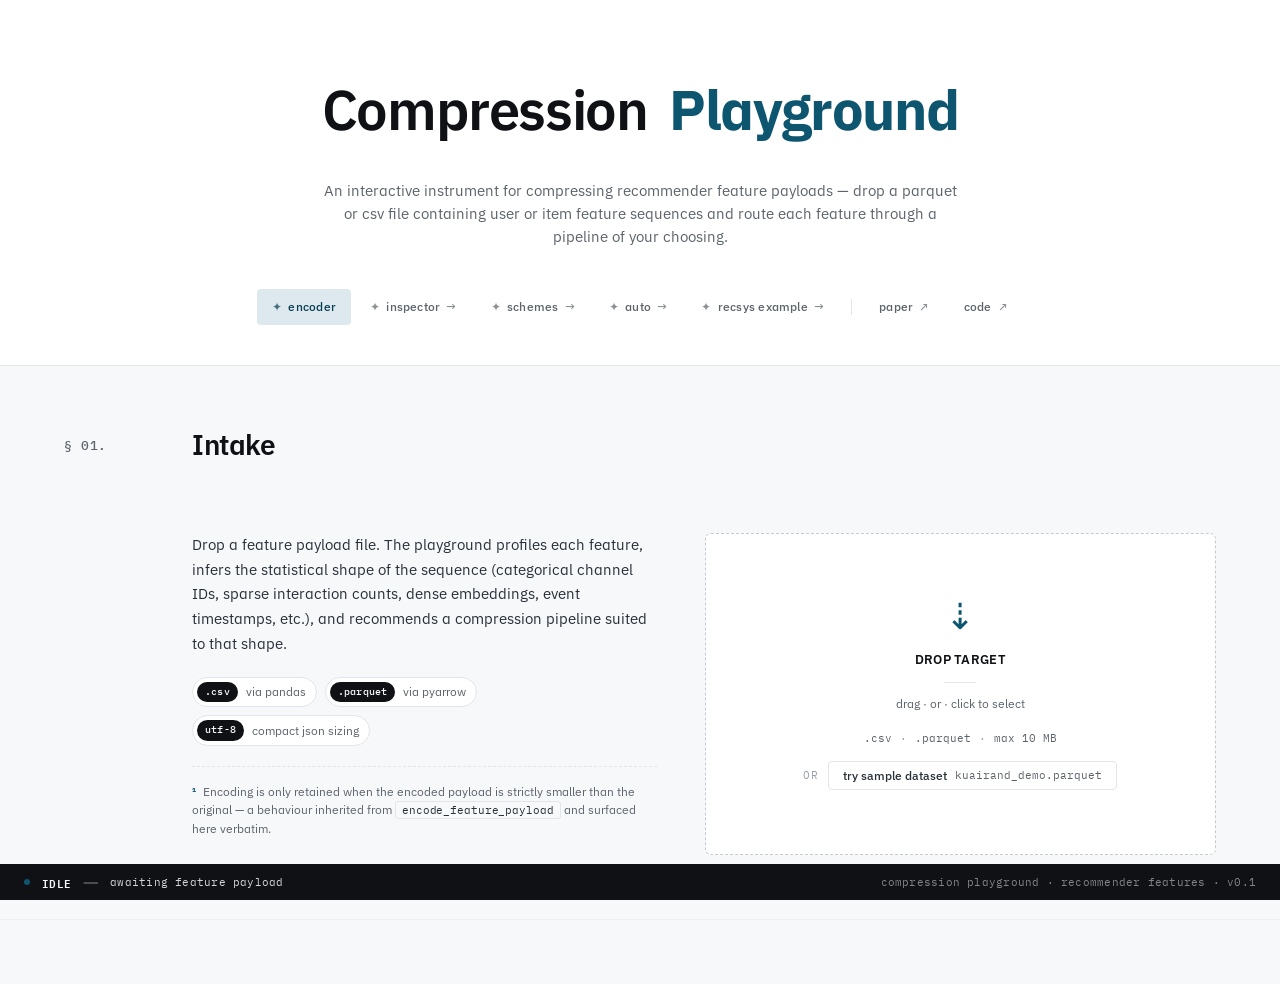
<file: web/index.html>
<!DOCTYPE html>
<html lang="en">
<head>
<meta charset="UTF-8">
<meta name="viewport" content="width=device-width, initial-scale=1.0">
<title>Compression Playground — recommender feature compression</title>
<link rel="preconnect" href="https://fonts.googleapis.com">
<link rel="preconnect" href="https://fonts.gstatic.com" crossorigin>
<link href="https://fonts.googleapis.com/css2?family=IBM+Plex+Mono:wght@400;500;600&family=IBM+Plex+Sans:wght@400;500;600;700&family=IBM+Plex+Serif:ital,wght@0,400;0,500;1,400&display=swap" rel="stylesheet">
<link rel="stylesheet" href="styles.css">
</head>
<body>

<!-- paper grain overlay -->
<div class="grain" aria-hidden="true"></div>

<!-- ─────────────────  MASTHEAD  ───────────────── -->
<header class="masthead">
  <h1 class="title">
    <span class="title-roman">Compression</span>
    <span class="title-italic">Playground</span>
  </h1>

  <p class="masthead-tagline">
    An interactive instrument for compressing recommender feature payloads — drop a
    parquet or csv file containing user or item feature sequences and route each
    feature through a pipeline of your choosing.
  </p>

  <nav class="masthead-nav">
    <span class="nav-current">
      <span class="nav-glyph">✦</span> encoder
    </span>
    <a href="/inspector.html" class="nav-link">
      <span class="nav-glyph">✦</span> inspector <span class="nav-arrow">→</span>
    </a>
    <a href="/schemes.html" class="nav-link">
      <span class="nav-glyph">✦</span> schemes <span class="nav-arrow">→</span>
    </a>
    <a href="/auto-encoding.html" class="nav-link">
      <span class="nav-glyph">✦</span> auto <span class="nav-arrow">→</span>
    </a>
    <a href="/recsys-use-case.html" class="nav-link">
      <span class="nav-glyph">✦</span> recsys example <span class="nav-arrow">→</span>
    </a>
    <span class="nav-sep" aria-hidden="true"></span>
    <a href="https://dl.acm.org/doi/epdf/10.1145/3773078.3841279" class="nav-link nav-external" target="_blank" rel="noopener noreferrer">
      paper <span class="nav-arrow">↗</span>
    </a>
    <a href="https://github.com/CapitalOne-Research/sequence-compression" class="nav-link nav-external" target="_blank" rel="noopener noreferrer">
      code <span class="nav-arrow">↗</span>
    </a>
  </nav>

  <div class="hot-rule"></div>
</header>


<!-- ─────────────────  §01 INTAKE  ───────────────── -->
<section id="section-intake" class="section">
  <div class="section-num">§ 01.</div>
  <h2 class="section-title">Intake</h2>

  <div class="section-body">
    <div class="intake-grid">

      <div class="intake-copy">
        <p class="lede">
          Drop a feature payload file. The playground profiles each feature,
          infers the statistical shape of the sequence (categorical channel
          IDs, sparse interaction counts, dense embeddings, event timestamps, etc.),
          and recommends a compression pipeline suited to that shape.
        </p>
        <ul class="legend">
          <li><span class="key">.csv</span> via pandas</li>
          <li><span class="key">.parquet</span> via pyarrow</li>
          <li><span class="key">utf-8</span> compact json sizing</li>
        </ul>
        <p class="footnote">
          <span class="ref">¹</span> Encoding is only retained when the encoded
          payload is strictly smaller than the original — a behaviour inherited
          from <code>encode_feature_payload</code> and surfaced here verbatim.
        </p>
      </div>

      <label class="intake-drop" id="dropZone" for="fileInput">
        <span class="drop-corner tl"></span>
        <span class="drop-corner tr"></span>
        <span class="drop-corner bl"></span>
        <span class="drop-corner br"></span>

        <div class="drop-content">
          <div class="drop-glyph">⇣</div>
          <div class="drop-label">DROP&nbsp;TARGET</div>
          <div class="drop-divider"></div>
          <div class="drop-sub">drag · or · click to select</div>
          <div class="drop-formats">
            <span>.csv</span><span class="dot">·</span><span>.parquet</span><span class="dot">·</span><span>max 10 MB</span>
          </div>
          <div class="drop-sample">
            <span class="drop-sample-or">or</span>
            <button type="button" id="loadSampleBtn" class="btn-sample">
              try sample dataset <span class="btn-sample-name">kuairand_demo.parquet</span>
            </button>
          </div>
        </div>
        <input type="file" id="fileInput" accept=".csv,.parquet" hidden>
      </label>

    </div>
  </div>
</section>


<!-- ─────────────────  §02 INSPECTION  ───────────────── -->
<section id="section-schema" class="section hidden">
  <div class="section-num">§ 02.</div>
  <h2 class="section-title">Schema <em>Inspection</em></h2>

  <div class="section-body">

    <div class="schema-stats">
      <div class="stat">
        <div class="stat-label">Payload file</div>
        <div class="stat-value mono" id="filename">—</div>
      </div>
      <div class="stat">
        <div class="stat-label">Users</div>
        <div class="stat-value" id="rowCount">—</div>
      </div>
      <div class="stat">
        <div class="stat-label">Features</div>
        <div class="stat-value" id="colCount">—</div>
      </div>
      <div class="stat">
        <div class="stat-label">Original size</div>
        <div class="stat-value" id="origSize">—</div>
      </div>
    </div>

    <div class="schema-table-scroll">
      <table class="schema-table" id="schemaTable">
        <thead>
          <tr>
            <th>№</th>
            <th>Feature</th>
            <th>Inferred type</th>
            <th>Avg seq length</th>
            <th>Sample values</th>
            <th class="ta-r">Bytes</th>
          </tr>
        </thead>
        <tbody id="schemaBody"></tbody>
      </table>
    </div>

  </div>
</section>


<!-- ─────────────────  §03 PIPELINE COMPOSITION  ───────────────── -->
<section id="section-pipeline" class="section hidden">
  <div class="section-num">§ 03.</div>
  <h2 class="section-title">Pipeline <em>Composition</em></h2>

  <div class="section-body">

    <p class="pipeline-help">
      Compose an encoding pipeline per feature. Steps apply
      <em>left&#8209;to&#8209;right</em>; the decoder reverses them. Most
      recommender feature pipelines follow the rhythm of
      <span class="hot-italic">transform → reduce → pack</span>
      — e.g. <code>cat_rle_bp</code> for sparse channel IDs or
      <code>del_bp</code> for monotone event timestamps.
    </p>

    <div class="encode-actions">
      <button id="encodeBtn" class="btn-primary">
        Encode <span class="btn-arrow">⇢</span>
      </button>
      <button id="autoAllBtn" class="btn-secondary btn-auto-all">
        <span class="auto-glyph">✦</span> auto all
      </button>
      <button id="clearBtn" class="btn-secondary">
        clear all
      </button>
      <label class="lossy-toggle" title="When enabled, auto may pick lossy schemes (quant, tbqm, tbqp)">
        <input type="checkbox" id="lossyToggle" checked>
        allow lossy <span class="lossy-toggle-hint">(auto)</span>
      </label>
      <span class="action-spacer"></span>
      <span class="action-hint">click <code>+</code> to add a step · click a chip <code>×</code> to remove</span>
    </div>

    <div id="pipelineList" class="pipeline-list"></div>

    <!-- inline encode progress — shown during /api/encode call -->
    <div id="encodeLoader" class="encode-loading-inline hidden">
      <div class="encode-loading-label">encode_feature_df</div>
      <div class="encode-loading-inline-right">
        <div class="encode-loading-track">
          <div class="encode-loading-fill indeterminate" id="encodeLoadFill"></div>
        </div>
        <div class="encode-loading-detail">
          <span id="encodeLoadStage">compressing…</span>
          <span id="encodeLoadSub"></span>
          <span class="encode-loading-elapsed" id="encodeLoadElapsed">0.0s</span>
        </div>
      </div>
    </div>

  </div>
</section>


<!-- ─────────────────  §04 ENCODED OUTPUT  ───────────────── -->
<section id="section-output" class="section hidden">
  <div class="section-num">§ 04.</div>
  <h2 class="section-title">Encoded <em>Output</em></h2>

  <div class="section-body">

    <div class="output-summary">
      <div class="out-block">
        <div class="out-label">Users encoded</div>
        <div class="out-value" id="outRows">—</div>
        <div class="out-sub mono" id="outRowsSub">across <span id="outColCount">—</span> features</div>
      </div>
      <div class="out-block">
        <div class="out-label">Original</div>
        <div class="out-value" id="outOrig">—</div>
        <div class="out-sub mono" id="outOrigBytes">— B · entry <code class="wire-shape">[value]</code></div>
      </div>
      <div class="out-block">
        <div class="out-label">Encoded</div>
        <div class="out-value hot" id="outEnc">—</div>
        <div class="out-sub mono" id="outEncBytes">— B · entry <code class="wire-shape hot">[value, scheme, aux]</code></div>
      </div>
      <div class="out-block">
        <div class="out-label">Saved</div>
        <div class="out-value" id="outSaved">—</div>
        <div class="out-sub mono" id="outSavedBytes">—</div>
      </div>
    </div>

    <div class="output-chart">
      <div class="chart-header">
        <span class="chart-title">Per-feature compression</span>
        <span class="chart-legend">
          <span class="legend-swatch dark"></span> original
          &nbsp;&nbsp;
          <span class="legend-swatch hot"></span> encoded
        </span>
      </div>
      <div class="output-bars" id="outputBars"></div>
    </div>

    <div class="output-wire">
      <div class="wire-header">
        <span class="wire-title">Encoded entries · per-feature payload <span class="wire-note">list features shown for user&nbsp;<span class="hot">1</span></span></span>
        <span class="wire-actions">
          <span class="wire-toggle" role="group" aria-label="payload view">
            <button class="wire-toggle-btn active" data-view="encoded" aria-pressed="true">encoded</button>
            <button class="wire-toggle-btn" data-view="uncompressed" aria-pressed="false">uncompressed</button>
          </span>
          <button id="copyWire" class="btn-tiny">copy</button>
        </span>
      </div>
      <pre class="wire-pre" id="wireOutput"></pre>
    </div>

  </div>
</section>


<!-- ─────────────────  §05 SCHEME DISTRIBUTION  ───────────────── -->
<section id="section-distribution" class="section hidden">
  <div class="section-num">§ 05.</div>
  <h2 class="section-title">Scheme <em>Distribution</em></h2>

  <div class="section-body">

    <p class="dist-help">
      Pipelines chosen <em>per user</em> across the encoded payload. Select a
      feature to see its pipeline distribution, or view <span class="hot-italic">All
      features</span> for the population-level histogram across every user of
      every feature.
    </p>

    <div class="dist-layout">
      <aside class="dist-col-panel">
        <div class="dist-search">
          <input type="text" id="distSearch" placeholder="filter features…" autocomplete="off">
        </div>
        <div class="dist-col-list" id="distColList"></div>
      </aside>

      <div class="dist-histogram">
        <div class="dist-hist-header">
          <div>
            <div class="dist-hist-eyebrow" id="distEyebrow">SELECTION</div>
            <div class="dist-hist-title" id="distTitle">—</div>
          </div>
          <div class="dist-hist-meta" id="distMeta">—</div>
        </div>
        <div class="dist-bars" id="distBars"></div>
      </div>
    </div>

  </div>
</section>


<!-- ─────────────────  STATUS BAR  ───────────────── -->
<footer class="status-bar">
  <span class="status-dot" id="statusDot"></span>
  <span id="statusLabel">IDLE</span>
  <span class="status-sep">━━</span>
  <span id="statusDetail">awaiting feature payload</span>
  <span class="status-spacer"></span>
  <span class="status-meta">compression playground · recommender features · v0.1</span>
</footer>

<!-- third-party libs (loaded by browser) -->
<script src="app.js"></script>

</body>
</html>
</file>
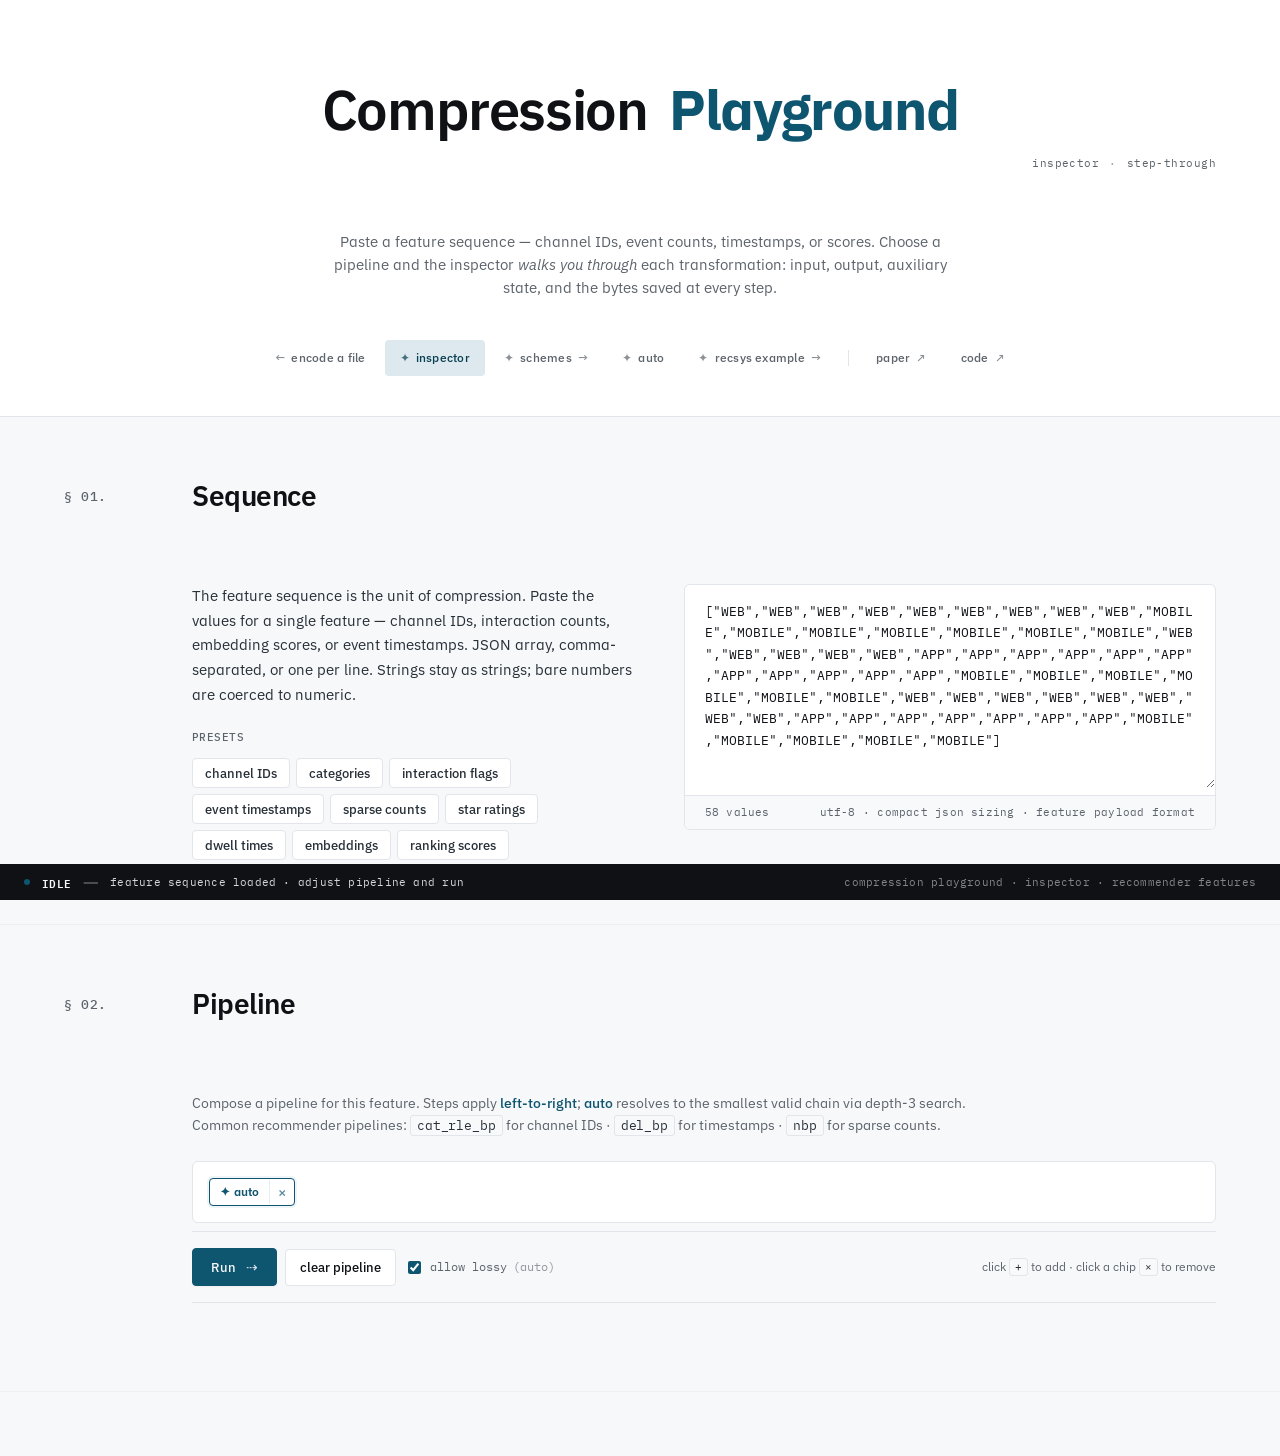
<file: web/inspector.html>
<!DOCTYPE html>
<html lang="en">
<head>
<meta charset="UTF-8">
<meta name="viewport" content="width=device-width, initial-scale=1.0">
<title>Compression Playground · Inspector</title>
<link rel="preconnect" href="https://fonts.googleapis.com">
<link rel="preconnect" href="https://fonts.gstatic.com" crossorigin>
<link href="https://fonts.googleapis.com/css2?family=IBM+Plex+Mono:wght@400;500;600&family=IBM+Plex+Sans:wght@400;500;600;700&family=IBM+Plex+Serif:ital,wght@0,400;0,500;1,400&display=swap" rel="stylesheet">
<link rel="stylesheet" href="styles.css">
</head>
<body>

<div class="grain" aria-hidden="true"></div>

<!-- ─────────────────  MASTHEAD  ───────────────── -->
<header class="masthead">
  <h1 class="title">
    <span class="title-roman">Compression</span>
    <span class="title-italic">Playground</span>
  </h1>

  <div class="masthead-meta-r">
    <span>inspector</span>
    <span class="dot">·</span>
    <span>step-through</span>
  </div>

  <p class="masthead-tagline">
    Paste a feature sequence — channel IDs, event counts, timestamps, or scores.
    Choose a pipeline and the inspector <em>walks you through</em>
    each transformation: input, output, auxiliary state, and the bytes saved
    at every step.
  </p>

  <nav class="masthead-nav">
    <a href="/" class="nav-link">
      <span class="nav-arrow">←</span> encode a file
    </a>
    <span class="nav-current">
      <span class="nav-glyph">✦</span> inspector
    </span>
    <a href="/schemes.html" class="nav-link">
      <span class="nav-glyph">✦</span> schemes <span class="nav-arrow">→</span>
    </a>
    <a href="/auto-encoding.html" class="nav-link">
      <span class="nav-glyph">✦</span> auto
    </a>
    <a href="/recsys-use-case.html" class="nav-link">
      <span class="nav-glyph">✦</span> recsys example <span class="nav-arrow">→</span>
    </a>
    <span class="nav-sep" aria-hidden="true"></span>
    <a href="https://dl.acm.org/doi/epdf/10.1145/3773078.3841279" class="nav-link nav-external" target="_blank" rel="noopener noreferrer">
      paper <span class="nav-arrow">↗</span>
    </a>
    <a href="https://github.com/CapitalOne-Research/sequence-compression" class="nav-link nav-external" target="_blank" rel="noopener noreferrer">
      code <span class="nav-arrow">↗</span>
    </a>
  </nav>

  <div class="hot-rule"></div>
</header>


<!-- ─────────────────  §01 SEQUENCE  ───────────────── -->
<section id="section-input" class="section">
  <div class="section-num">§ 01.</div>
  <h2 class="section-title">Sequence</h2>

  <div class="section-body">

    <div class="pg-intake-grid">
      <div class="pg-intake-copy">
        <p class="lede">
          The feature sequence is the unit of compression. Paste the values for
          a single feature — channel IDs, interaction counts, embedding
          scores, or event timestamps. JSON array, comma-separated, or one per
          line. Strings stay as strings; bare numbers are coerced to numeric.
        </p>
        <div class="pg-presets">
          <div class="pg-preset-label">Presets</div>
          <button class="pg-preset" data-preset="categorical">channel IDs</button>
<button class="pg-preset" data-preset="categories">categories</button>
          <button class="pg-preset" data-preset="binary">interaction flags</button>
          <button class="pg-preset" data-preset="timestamps">event timestamps</button>
          <button class="pg-preset" data-preset="counts">sparse counts</button>
          <button class="pg-preset" data-preset="ratings">star ratings</button>
          <button class="pg-preset" data-preset="dwell">dwell times</button>
          <button class="pg-preset" data-preset="floats">embeddings</button>
          <button class="pg-preset" data-preset="scores">ranking scores</button>
        </div>
      </div>

      <div class="pg-input-panel">
        <textarea id="pgInput" rows="8" spellcheck="false" placeholder='["WEB", "WEB", "MOBILE", "MOBILE", "WEB"]   /   one-per-line   /   1, 2, 3'></textarea>
        <div class="pg-input-meta">
          <span id="pgInputCount" class="muted">— values</span>
          <span class="action-spacer"></span>
          <span class="muted">utf-8 · compact json sizing · feature payload format</span>
        </div>
      </div>
    </div>

  </div>
</section>


<!-- ─────────────────  §02 PIPELINE  ───────────────── -->
<section id="section-pipeline" class="section">
  <div class="section-num">§ 02.</div>
  <h2 class="section-title">Pipeline</h2>

  <div class="section-body">

    <p class="pipeline-help">
      Compose a pipeline for this feature. Steps apply <em>left-to-right</em>;
      <span class="hot-italic">auto</span> resolves to the smallest valid
      chain via depth-3 search. Common recommender pipelines:
      <code>cat_rle_bp</code> for channel IDs · <code>del_bp</code> for
      timestamps · <code>nbp</code> for sparse counts.
    </p>

    <div class="pg-pipeline-row">
      <div class="pg-pipeline-chips" id="pgChips"></div>
      <div class="pg-pipeline-add" id="pgAddSlot"></div>
    </div>

    <div class="pg-warnings" id="pgPipelineWarnings"></div>

    <div class="encode-actions">
      <button id="pgRunBtn" class="btn-primary">
        Run <span class="btn-arrow">⇢</span>
      </button>
      <button id="pgClearPipeline" class="btn-secondary">
        clear pipeline
      </button>
      <label class="lossy-toggle" title="When enabled, auto may pick lossy schemes (quant, tbqm, tbqp)">
        <input type="checkbox" id="pgLossyToggle" checked>
        allow lossy <span class="lossy-toggle-hint">(auto)</span>
      </label>
      <span class="action-spacer"></span>
      <span class="action-hint">click <code>+</code> to add · click a chip <code>×</code> to remove</span>
    </div>

  </div>
</section>


<!-- ─────────────────  §03 STEP-BY-STEP  ───────────────── -->
<section id="section-steps" class="section hidden">
  <div class="section-num">§ 03.</div>
  <h2 class="section-title">Step <em>by</em> Step</h2>

  <div class="section-body">

    <div class="pg-steps-summary" id="pgStepsSummary"></div>
    <div class="pg-steps" id="pgSteps"></div>

  </div>
</section>


<!-- ─────────────────  §04 DECODE  ───────────────── -->
<section id="section-decode" class="section hidden">
  <div class="section-num">§ 04.</div>
  <h2 class="section-title">Decode <em>walk-back</em></h2>

  <div class="section-body">

    <p class="pipeline-help">
      The same pipeline applied in reverse. Each step consumes the relevant
      aux fields stored on the wire and reconstructs the previous stage's
      values — the path a recommender model takes to recover the original
      feature sequence at serving time.
    </p>
    <div class="pg-steps" id="pgDecodeSteps"></div>

  </div>
</section>


<!-- ─────────────────  STATUS BAR  ───────────────── -->
<footer class="status-bar">
  <span class="status-dot" id="statusDot"></span>
  <span id="statusLabel">IDLE</span>
  <span class="status-sep">━━</span>
  <span id="statusDetail">paste a feature sequence to begin</span>
  <span class="status-spacer"></span>
  <span class="status-meta">compression playground · inspector · recommender features</span>
</footer>

<script src="inspector.js"></script>

</body>
</html>
</file>
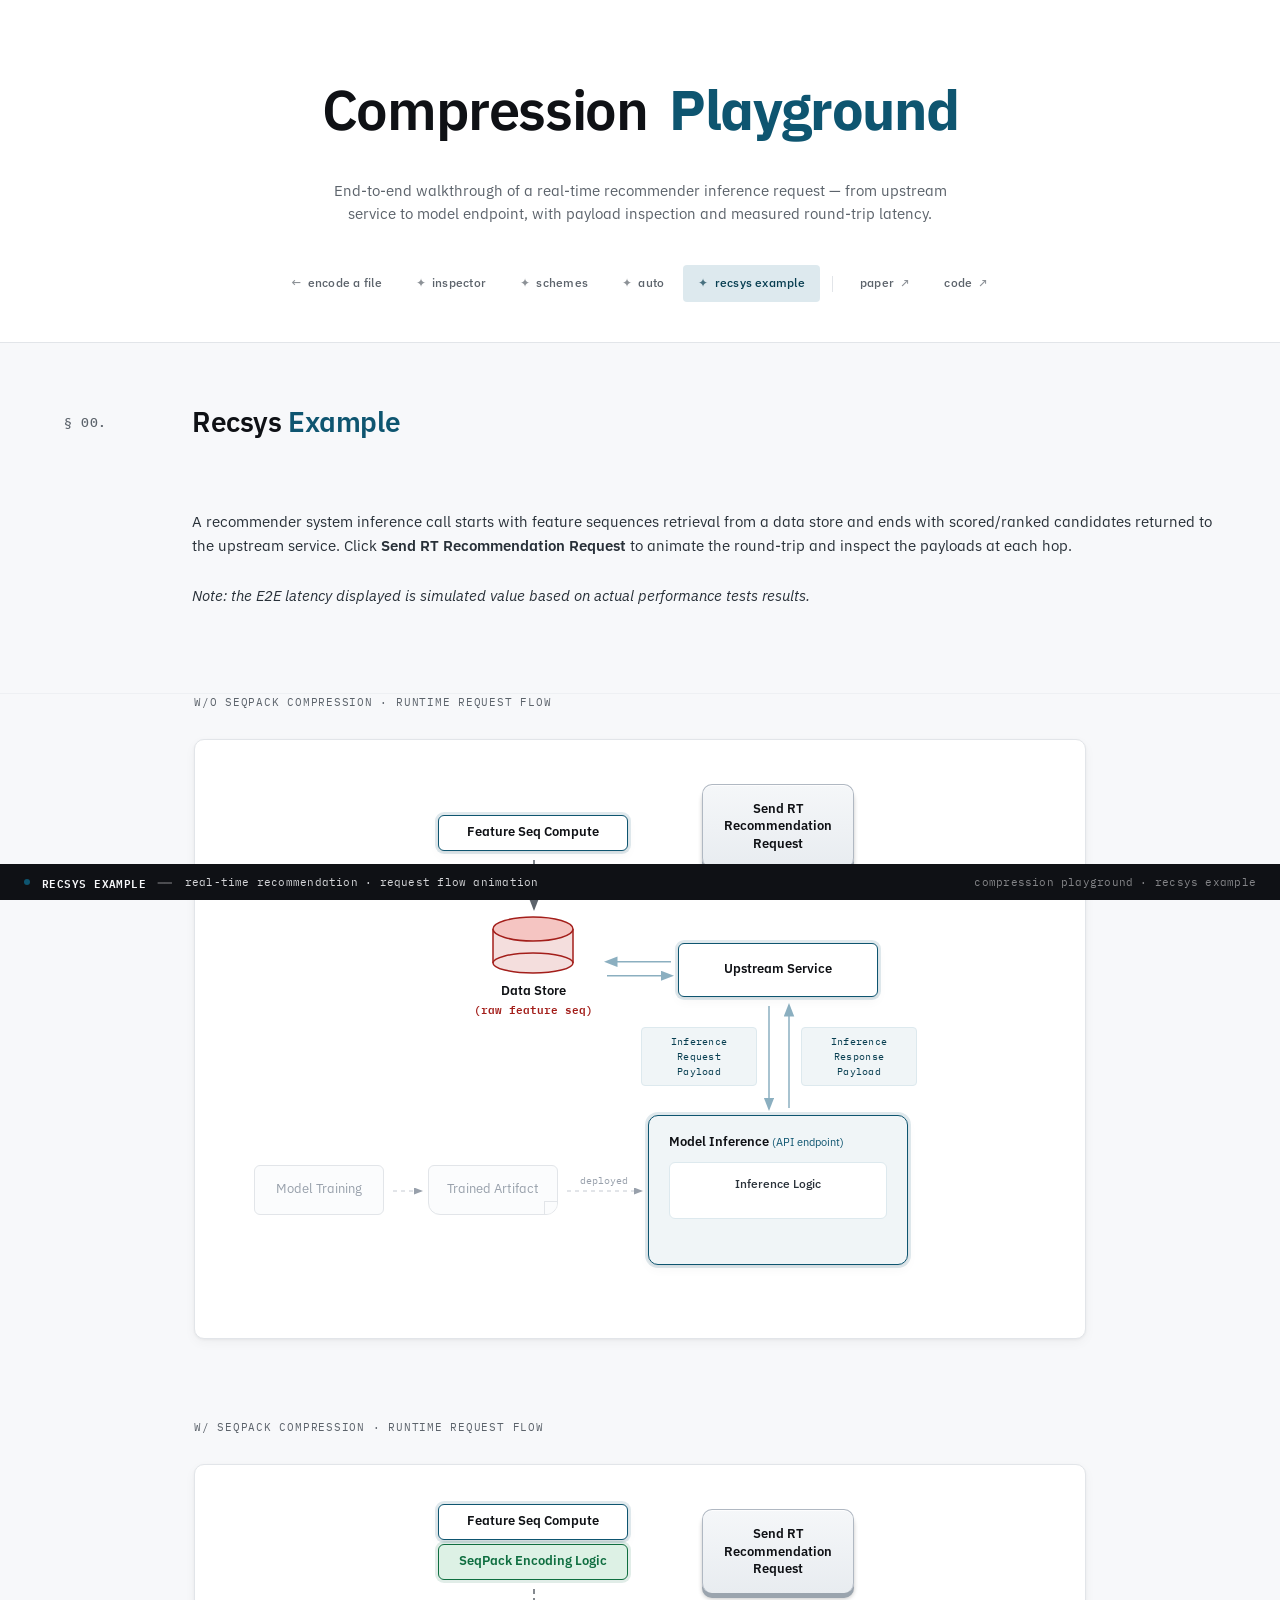
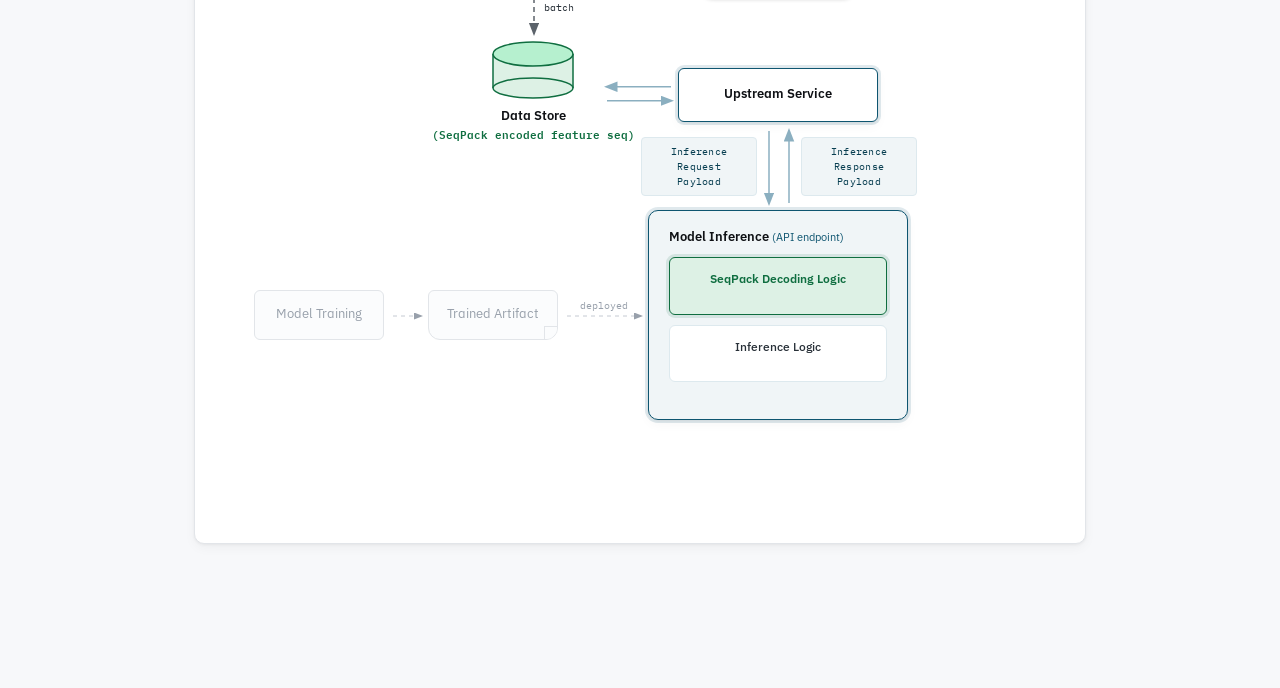
<file: web/recsys-use-case.html>
<!DOCTYPE html>
<html lang="en">
<head>
<meta charset="UTF-8">
<meta name="viewport" content="width=device-width, initial-scale=1.0">
<title>Compression Playground · Recsys Example</title>
<link rel="preconnect" href="https://fonts.googleapis.com">
<link rel="preconnect" href="https://fonts.gstatic.com" crossorigin>
<link href="https://fonts.googleapis.com/css2?family=IBM+Plex+Mono:wght@400;500;600&family=IBM+Plex+Sans:wght@400;500;600;700&family=IBM+Plex+Serif:ital,wght@0,400;0,500;1,400&display=swap" rel="stylesheet">
<link rel="stylesheet" href="styles.css">
<style>
/* ── page wrapper ─────────────────────────────────────────────────── */
.diagram-section {
  max-width: 1020px;
  margin: 0 auto;
  padding: 0 64px 80px;
}
.diagram-label {
  font-family: 'IBM Plex Mono', monospace;
  font-size: 11px;
  letter-spacing: 0.07em;
  color: var(--muted);
  text-transform: uppercase;
  margin-bottom: 28px;
}

/* ── canvas ───────────────────────────────────────────────────────── */
.diagram-canvas {
  position: relative;
  background: var(--surface);
  border: 1px solid var(--border);
  border-radius: var(--r-lg);
  box-shadow: var(--shadow-2);
  height: 600px;
  overflow: visible;
}

/* ── SVG layer ────────────────────────────────────────────────────── */
.diagram-svg-layer {
  position: absolute;
  inset: 0;
  width: 100%;
  height: 100%;
  overflow: visible;
  pointer-events: none;
}

/* ── shared node base ─────────────────────────────────────────────── */
.diag-node {
  position: absolute;
  display: flex;
  flex-direction: column;
  align-items: center;
  justify-content: center;
  text-align: center;
  background: var(--surface);
  border: 1.5px solid var(--accent);
  border-radius: var(--r-md);
  font-family: 'IBM Plex Sans', sans-serif;
  font-size: 13px;
  font-weight: 600;
  color: var(--ink);
  box-shadow: var(--shadow-2), 0 0 0 3px var(--accent-glow);
  padding: 12px 16px;
  box-sizing: border-box;
  line-height: 1.3;
}

/* de-emphasised variant for training / artifact */
.diag-node.dim {
  background: var(--surface-tint);
  border: 1px solid var(--border);
  box-shadow: none;
  color: var(--soft);
  font-weight: 400;
}

/* send button */
.diag-btn {
  position: absolute;
  background: linear-gradient(to bottom, #f5f7f9 0%, #e8ecf0 100%);
  border: 1.5px solid #b0b8c2;
  border-bottom: none;
  border-radius: 10px;
  font-family: 'IBM Plex Sans', sans-serif;
  font-size: 13px;
  font-weight: 600;
  color: var(--ink);
  cursor: pointer;
  text-align: center;
  line-height: 1.35;
  padding: 12px 20px;
  box-shadow:
    0 5px 0 #9aa4ae,
    0 6px 4px rgba(0,0,0,0.22),
    inset 0 1px 0 rgba(255,255,255,0.8);
  transition: background var(--t-base) var(--ease),
              box-shadow var(--t-base) var(--ease),
              transform 80ms;
  user-select: none;
  box-sizing: border-box;
}
.diag-btn:hover {
  background: linear-gradient(to bottom, #ffffff 0%, #edf1f5 100%);
  box-shadow:
    0 5px 0 #9aa4ae,
    0 7px 6px rgba(0,0,0,0.25),
    inset 0 1px 0 rgba(255,255,255,0.9);
}
.diag-btn:active {
  transform: translateY(4px);
  box-shadow:
    0 1px 0 #9aa4ae,
    0 2px 2px rgba(0,0,0,0.15),
    inset 0 1px 0 rgba(255,255,255,0.6);
}
.diag-btn.fired {
  background: linear-gradient(to bottom, #d4f0e0 0%, #c0e8d0 100%);
  border-color: #7abf99;
  color: var(--pos);
  cursor: default;
  transform: translateY(4px);
  box-shadow:
    0 1px 0 #5a9e7a,
    0 2px 2px rgba(0,0,0,0.12),
    inset 0 1px 0 rgba(255,255,255,0.6);
}

/* model inference outer container */
.diag-outer {
  position: absolute;
  background: var(--accent-tint);
  border: 1.5px solid var(--accent);
  border-radius: var(--r-lg);
  box-sizing: border-box;
  padding: 16px 20px 18px;
  box-shadow: var(--shadow-2), 0 0 0 3px var(--accent-glow);
}
.diag-outer .outer-title {
  font-family: 'IBM Plex Sans', sans-serif;
  font-size: 13px;
  font-weight: 600;
  color: var(--ink);
  margin-bottom: 4px;
}
.diag-outer .outer-sub {
  font-size: 11px;
  font-weight: 400;
  color: var(--accent);
}
.diag-outer .inner-box {
  background: var(--surface);
  border: 1px solid var(--accent-soft);
  border-radius: var(--r-md);
  font-size: 12px;
  font-weight: 500;
  color: var(--ink-soft);
  text-align: center;
  padding: 12px 14px 10px;
  margin-top: 10px;
  font-family: 'IBM Plex Sans', sans-serif;
  min-height: 56px;
}

/* ── payload pills — standalone absolutely-positioned ────────────── */
.payload-pill {
  position: absolute;
  font-family: 'IBM Plex Mono', monospace;
  font-size: 10px;
  letter-spacing: 0.03em;
  color: var(--accent-strong);
  border: 1px solid var(--accent-soft);
  border-radius: 4px;
  padding: 6px 10px;
  text-align: center;
  line-height: 1.5;
  cursor: default;
  box-sizing: border-box;
  background: var(--accent-tint);
  transition: all var(--t-base) var(--ease);
  white-space: normal;
  word-break: keep-all;
}
.payload-pill.active {
  color: var(--surface);
  border-color: var(--accent);
  border-style: solid;
  cursor: pointer;
  background: var(--accent);
  box-shadow: var(--shadow-1);
}
.payload-pill.active.red {
  background: var(--neg);
  border-color: var(--neg);
}
.payload-pill.active.red:hover {
  background: #b52a22;
  border-color: #b52a22;
}
.payload-pill.active.green {
  background: var(--pos);
  border-color: var(--pos);
}
.payload-pill.active.green:hover {
  background: #0a7a3e;
  border-color: #0a7a3e;
}

/* tooltip */
.pill-tooltip {
  position: absolute;
  bottom: calc(100% + 10px);
  left: 50%;
  transform: translateX(-50%);
  background: var(--ink);
  color: var(--on-dark);
  font-family: 'IBM Plex Mono', monospace;
  font-size: 11px;
  line-height: 1.65;
  white-space: pre;
  padding: 12px 16px;
  border-radius: var(--r-md);
  box-shadow: var(--shadow-3);
  pointer-events: none;
  opacity: 0;
  transition: opacity var(--t-fast) var(--ease);
  z-index: 60;
  text-align: left;
  min-width: 270px;
}
.pill-tooltip .tooltip-diff {
  background: rgba(15, 110, 64, 0.35);
  color: #7effc0;
  border-radius: 2px;
  padding: 0 2px;
}
.pill-tooltip .tooltip-diff-red {
  background: rgba(180, 40, 30, 0.30);
  color: #ff9a94;
  border-radius: 2px;
  padding: 0 2px;
}
.pill-tooltip::after {
  content: '';
  position: absolute;
  top: 100%; left: 50%;
  transform: translateX(-50%);
  border: 6px solid transparent;
  border-top-color: var(--ink);
}
.payload-pill.active:hover .pill-tooltip,
.payload-pill.active:focus .pill-tooltip { opacity: 1; }

/* ── latency badge ────────────────────────────────────────────────── */
.latency-badge {
  position: absolute;
  display: flex;
  flex-direction: column;
  align-items: center;
  justify-content: center;
  gap: 1px;
  background: var(--surface);
  border: 1.5px solid var(--accent);
  border-radius: var(--r-md);
  padding: 8px 12px;
  box-shadow: var(--shadow-2), 0 0 0 3px var(--accent-glow);
  opacity: 0;
  transition: opacity 400ms var(--ease);
  box-sizing: border-box;
  min-width: 90px;
}
.latency-badge.visible { opacity: 1; }
.latency-badge .lat-label {
  font-family: 'IBM Plex Mono', monospace;
  font-size: 9px;
  letter-spacing: 0.06em;
  color: var(--muted);
  text-transform: uppercase;
  white-space: nowrap;
}
.latency-badge .lat-value {
  font-family: 'IBM Plex Mono', monospace;
  font-size: 28px;
  font-weight: 600;
  color: var(--neg);
  letter-spacing: -0.02em;
  line-height: 1;
}
.latency-badge .lat-unit {
  font-family: 'IBM Plex Mono', monospace;
  font-size: 10px;
  color: var(--muted);
}

/* ── SVG arrow animations ─────────────────────────────────────────── */
@keyframes flow-right { from { stroke-dashoffset: 24; } to { stroke-dashoffset: 0; } }
@keyframes flow-left  { from { stroke-dashoffset: 0;  } to { stroke-dashoffset: 24; } }
@keyframes flow-down  { from { stroke-dashoffset: 24; } to { stroke-dashoffset: 0; } }
@keyframes flow-up    { from { stroke-dashoffset: 0;  } to { stroke-dashoffset: 24; } }
@keyframes pulse-dot {
  0%   { r: 5; opacity: 1; }
  60%  { r: 9; opacity: 0.3; }
  100% { r: 5; opacity: 1; }
}

.anim-arrow {
  fill: none;
  stroke: var(--accent);
  stroke-width: 2;
  stroke-dasharray: 8 4;
  animation-timing-function: linear;
  animation-iteration-count: infinite;
  animation-duration: 480ms;
}
.anim-arrow.right { animation-name: flow-right; }
.anim-arrow.left  { animation-name: flow-left;  }
.anim-arrow.down  { animation-name: flow-down;  }
.anim-arrow.up    { animation-name: flow-up;    }

.packet-dot {
  fill: var(--accent);
  opacity: 0;
  transition: opacity 150ms;
}
.packet-dot.visible {
  opacity: 1;
  animation: pulse-dot 800ms ease-in-out infinite;
}

/* ── SVG text styles ──────────────────────────────────────────────── */
.arrow-label {
  font-family: 'IBM Plex Mono', monospace;
  font-size: 10px;
  fill: var(--muted);
  letter-spacing: 0.02em;
}
.deploy-label {
  font-family: 'IBM Plex Mono', monospace;
  font-size: 10px;
  fill: var(--soft);
}

/* ── inference progress bar (inside inner-box) ───────────────────── */
.inference-progress-wrap {
  margin-top: 10px;
  height: 5px;
  background: var(--border);
  border-radius: 3px;
  overflow: hidden;
  opacity: 0;
  transition: opacity 200ms;
}
.inference-progress-wrap.visible { opacity: 1; }
.inference-progress-bar {
  height: 100%;
  width: 0%;
  background: var(--accent);
  border-radius: 3px;
  transition: none;
}

/* ── SeqPack-specific highlight (diagram 2 only) ─────────────────── */
.seqpack-highlight {
  background: var(--pos-soft) !important;
  border: 1.5px solid var(--pos) !important;
  color: var(--pos) !important;
  font-weight: 600 !important;
  box-shadow: 0 0 0 3px rgba(15, 110, 64, 0.12);
}
.seqpack-subtitle {
  color: var(--pos) !important;
  font-weight: 600;
}

/* ── optimisation callout (diagram 2, shown after animation) ─────── */
.diag-callout {
  position: absolute;
  bottom: 18px;
  left: 18px;
  opacity: 0;
  transition: opacity 500ms var(--ease);
  pointer-events: none;
  background: var(--pos-soft);
  border: 1.5px solid var(--pos);
  border-radius: var(--r-md);
  padding: 10px 14px 10px 12px;
  box-shadow: 0 0 0 3px rgba(15, 110, 64, 0.12);
}
.diag-callout.visible { opacity: 1; }
.diag-callout ul {
  list-style: none;
  margin: 0;
  padding: 0;
  display: flex;
  flex-direction: column;
  gap: 6px;
}
.diag-callout li {
  display: flex;
  align-items: center;
  gap: 5px;
  font-family: 'IBM Plex Sans', sans-serif;
  font-size: 13px;
  font-weight: 500;
  color: var(--pos);
  line-height: 1.3;
  white-space: nowrap;
}
.diag-callout li::before {
  content: '✓';
  font-weight: 700;
  flex-shrink: 0;
}

/* ── reset link ───────────────────────────────────────────────────── */
.diagram-reset {
  display: none;
  position: absolute;
  bottom: 16px;
  right: 22px;
  font-size: 11px;
  font-family: 'IBM Plex Mono', monospace;
  color: var(--muted);
  cursor: pointer;
  letter-spacing: 0.03em;
}
.diagram-reset:hover { color: var(--accent); }
.diagram-reset.visible { display: block; }
</style>
</head>
<body>

<div class="grain" aria-hidden="true"></div>

<!-- ─────────────────  MASTHEAD  ───────────────── -->
<header class="masthead">
  <h1 class="title">
    <span class="title-roman">Compression</span>
    <span class="title-italic">Playground</span>
  </h1>

  <p class="masthead-tagline">
    End-to-end walkthrough of a real-time recommender inference request &mdash;
    from upstream service to model endpoint, with payload inspection and
    measured round-trip latency.
  </p>

  <nav class="masthead-nav">
    <a href="/" class="nav-link">
      <span class="nav-arrow">←</span> encode a file
    </a>
    <a href="/inspector.html" class="nav-link">
      <span class="nav-glyph">✦</span> inspector
    </a>
    <a href="/schemes.html" class="nav-link">
      <span class="nav-glyph">✦</span> schemes
    </a>
    <a href="/auto-encoding.html" class="nav-link">
      <span class="nav-glyph">✦</span> auto
    </a>
    <span class="nav-current">
      <span class="nav-glyph">✦</span> recsys example
    </span>
    <span class="nav-sep" aria-hidden="true"></span>
    <a href="https://dl.acm.org/doi/epdf/10.1145/3773078.3841279" class="nav-link nav-external" target="_blank" rel="noopener noreferrer">
      paper <span class="nav-arrow">↗</span>
    </a>
    <a href="https://github.com/CapitalOne-Research/sequence-compression" class="nav-link nav-external" target="_blank" rel="noopener noreferrer">
      code <span class="nav-arrow">↗</span>
    </a>
  </nav>

  <div class="hot-rule"></div>
</header>


<!-- ─────────────────  SECTION  ───────────────── -->
<section class="section">
  <div class="section-num">§ 00.</div>
  <h2 class="section-title">Recsys <em> Example</em></h2>
  <div class="section-body">
    <p class="lede">
      A recommender system inference call starts with feature sequences retrieval from a
      data store and ends with scored/ranked candidates returned to the upstream service.
      Click <strong>Send RT Recommendation Request</strong> to animate the round-trip
      and inspect the payloads at each hop.
      <br><br>
      <em>Note: the E2E latency displayed is simulated value based on actual performance tests results.</em>
    </p>
  </div>
</section>


<!-- ─────────────────  DIAGRAM  ───────────────── -->
<div class="diagram-section">
  <div class="diagram-label">w/o SeqPack compression · runtime request flow</div>

  <div class="diagram-canvas" id="diagramCanvas">

    <!-- ── SVG arrow layer ─────────────────────────────────────────── -->
    <svg class="diagram-svg-layer" id="arrowSvg" aria-hidden="true">
      <defs>
        <marker id="ah" markerWidth="9" markerHeight="9" refX="7" refY="3.5" orient="auto">
          <path d="M0,0 L0,7 L9,3.5 z" fill="#8BAFC0"/>
        </marker>
        <marker id="ah-acc" markerWidth="9" markerHeight="9" refX="7" refY="3.5" orient="auto">
          <path d="M0,0 L0,7 L9,3.5 z" fill="#0E5570"/>
        </marker>
        <marker id="ah-soft" markerWidth="9" markerHeight="9" refX="7" refY="3.5" orient="auto">
          <path d="M0,0 L0,7 L9,3.5 z" fill="#98A0AB"/>
        </marker>
        <marker id="ah-mid" markerWidth="9" markerHeight="9" refX="7" refY="3.5" orient="auto">
          <path d="M0,0 L0,7 L9,3.5 z" fill="#5C636B"/>
        </marker>
      </defs>

      <!-- ── static arrows (always visible) ── -->
      <!-- Data Store ↔ Upstream Service -->
      <path id="arr-s2u" fill="none" stroke="#8BAFC0" stroke-width="1.5" marker-end="url(#ah)" d=""/>
      <path id="arr-u2s" fill="none" stroke="#8BAFC0" stroke-width="1.5" marker-end="url(#ah)" d=""/>

      <!-- Upstream Service ↔ Model Inference -->
      <path id="arr-req" fill="none" stroke="#8BAFC0" stroke-width="1.5" marker-end="url(#ah)" d=""/>
      <path id="arr-resp" fill="none" stroke="#8BAFC0" stroke-width="1.5" marker-end="url(#ah)" d=""/>

      <!-- Model Training → Trained Artifact (dashed) -->
      <path id="arr-train" fill="none" stroke="#C5CAD2" stroke-width="1"
            stroke-dasharray="4 4" marker-end="url(#ah-soft)" d=""/>

      <!-- Trained Artifact → Model Inference (dashed) -->
      <path id="arr-deploy" fill="none" stroke="#C5CAD2" stroke-width="1"
            stroke-dasharray="4 4" marker-end="url(#ah-soft)" d=""/>
      <text id="lbl-deploy" class="deploy-label" text-anchor="middle"></text>

      <!-- Feature Compute → Data Store (vertical, darker, diagram 1 only) -->
      <path id="arr-fc2store" fill="none" stroke="#5C636B" stroke-width="1.5"
            stroke-dasharray="5 4" marker-end="url(#ah-mid)" d=""/>
      <text id="lbl-fc2store" class="deploy-label"
            style="fill:#283038; font-size:10px;" text-anchor="start"></text>

      <!-- ── animated overlays (hidden until animation plays) ── -->
      <!-- phase 1: store ↔ upstream -->
      <path id="anim-s2u" class="anim-arrow right" d="" style="display:none" marker-end="url(#ah-acc)"/>
      <path id="anim-u2s" class="anim-arrow left"  d="" style="display:none" marker-end="url(#ah-acc)"/>
      <!-- phase 2: upstream ↔ model (vertical) -->
      <path id="anim-req"  class="anim-arrow down" d="" style="display:none" marker-end="url(#ah-acc)"/>
      <path id="anim-resp" class="anim-arrow up"   d="" style="display:none" marker-end="url(#ah-acc)"/>

      <!-- moving packet dots (4 total) -->
      <circle id="dot-s2u"  class="packet-dot" r="5" cx="-99" cy="-99"/>
      <circle id="dot-u2s"  class="packet-dot" r="5" cx="-99" cy="-99"/>
      <circle id="dot-req"  class="packet-dot" r="5" cx="-99" cy="-99"/>
      <circle id="dot-resp" class="packet-dot" r="5" cx="-99" cy="-99"/>
    </svg>

    <!-- ── DOM nodes ──────────────────────────────────────────────── -->

    <!-- Send button -->
    <button class="diag-btn" id="btnSend">
      Send RT<br>Recommendation<br>Request
    </button>

    <!-- Data Store (standard DB cylinder: dome on top, flat on bottom, label below) -->
    <div class="diag-node" id="nodeStore"
         style="background:transparent; padding:0; border:none; box-shadow:none; gap:0; align-items:center;">
      <!-- standard cylinder: dome top, flat bottom -->
      <svg width="96" height="62" viewBox="0 0 96 62" style="display:block;">
        <!-- body sides -->
        <rect x="8" y="14" width="80" height="34" fill="var(--neg-soft)"/>
        <line x1="8"  y1="14" x2="8"  y2="48" stroke="var(--neg)" stroke-width="1.5"/>
        <line x1="88" y1="14" x2="88" y2="48" stroke="var(--neg)" stroke-width="1.5"/>
        <!-- flat bottom cap -->
        <ellipse cx="48" cy="48" rx="40" ry="10" fill="var(--neg-soft)" stroke="var(--neg)" stroke-width="1.5"/>
        <!-- dome top cap -->
        <ellipse cx="48" cy="14" rx="40" ry="12" fill="#f5c5c2" stroke="var(--neg)" stroke-width="1.5"/>
      </svg>
      <div style="font-family:'IBM Plex Sans',sans-serif; font-size:13px; font-weight:600;
                  color:var(--ink); margin-top:6px;">Data Store</div>
      <div style="font-family:'IBM Plex Mono',monospace; font-size:11px;
                  margin-top:2px; color:var(--neg);">(raw feature seq)</div>
    </div>

    <!-- Upstream Service -->
    <div class="diag-node" id="nodeUpstream">Upstream Service</div>

    <!-- Model Inference outer container (no pills inside) -->
    <div class="diag-outer" id="nodeModelOuter">
      <div class="outer-title">Model Inference <span class="outer-sub">(API endpoint)</span></div>
      <div class="inner-box">
        Inference Logic
        <div class="inference-progress-wrap" id="inferenceWrap">
          <div class="inference-progress-bar" id="inferenceBar"></div>
        </div>
      </div>
    </div>

    <!-- Payload pills — standalone, positioned on the vertical arrows by JS -->
    <div class="payload-pill" id="pillReq" tabindex="-1">
      Inference Request Payload
      <span class="pill-tooltip" id="tooltipReq"></span>
    </div>
    <div class="payload-pill" id="pillResp" tabindex="-1">
      Inference Response Payload
      <span class="pill-tooltip" id="tooltipResp"></span>
    </div>

    <!-- Model Training (de-emphasised) -->
    <div class="diag-node dim" id="nodeTraining">Model Training</div>

    <!-- Feature Compute (same style as active nodes, diagram 1 only) -->
    <div class="diag-node" id="nodeFeatureCompute">Feature Seq Compute</div>

    <!-- Trained Artifact (de-emphasised, dog-ear) -->
    <div class="diag-node dim" id="nodeArtifact"
         style="border-radius:var(--r-md) var(--r-md) 12px 12px; overflow:hidden;">
      Trained Artifact
      <span style="position:absolute;bottom:0;right:0;width:13px;height:13px;
                   background:var(--surface-tint);
                   border-top:1px solid var(--border);
                   border-left:1px solid var(--border);
                   border-radius:0 0 var(--r-md) 0;"></span>
    </div>

    <!-- Latency badge -->
    <div class="latency-badge" id="latencyBadge">
      <span class="lat-label">E2E Latency</span>
      <span class="lat-value" id="latValue">—</span>
      <span class="lat-unit">ms</span>
    </div>

    <!-- Reset -->
    <div class="diagram-reset" id="btnReset">↺ reset diagram</div>

  </div>
</div>


<!-- ─────────────────  DIAGRAM 2  ───────────────── -->
<div class="diagram-section">
  <div class="diagram-label">w/ SeqPack compression · runtime request flow</div>

  <div class="diagram-canvas" id="diagramCanvas2" style="height:680px;">

    <svg class="diagram-svg-layer" id="arrowSvg2" aria-hidden="true">
      <defs>
        <marker id="ah2" markerWidth="9" markerHeight="9" refX="7" refY="3.5" orient="auto">
          <path d="M0,0 L0,7 L9,3.5 z" fill="#8BAFC0"/>
        </marker>
        <marker id="ah-acc2" markerWidth="9" markerHeight="9" refX="7" refY="3.5" orient="auto">
          <path d="M0,0 L0,7 L9,3.5 z" fill="#0E5570"/>
        </marker>
        <marker id="ah-soft2" markerWidth="9" markerHeight="9" refX="7" refY="3.5" orient="auto">
          <path d="M0,0 L0,7 L9,3.5 z" fill="#98A0AB"/>
        </marker>
        <marker id="ah-mid2" markerWidth="9" markerHeight="9" refX="7" refY="3.5" orient="auto">
          <path d="M0,0 L0,7 L9,3.5 z" fill="#5C636B"/>
        </marker>
      </defs>
      <path id="arr-s2u2" fill="none" stroke="#8BAFC0" stroke-width="1.5" marker-end="url(#ah2)" d=""/>
      <path id="arr-u2s2" fill="none" stroke="#8BAFC0" stroke-width="1.5" marker-end="url(#ah2)" d=""/>
      <path id="arr-req2" fill="none" stroke="#8BAFC0" stroke-width="1.5" marker-end="url(#ah2)" d=""/>
      <path id="arr-resp2" fill="none" stroke="#8BAFC0" stroke-width="1.5" marker-end="url(#ah2)" d=""/>
      <path id="arr-train2" fill="none" stroke="#C5CAD2" stroke-width="1" stroke-dasharray="4 4" marker-end="url(#ah-soft2)" d=""/>
      <path id="arr-deploy2" fill="none" stroke="#C5CAD2" stroke-width="1" stroke-dasharray="4 4" marker-end="url(#ah-soft2)" d=""/>
      <text id="lbl-deploy2" class="deploy-label" text-anchor="middle"></text>
      <!-- Feature Compute → SeqPack Encoding → Data Store (diagram 2) -->
      <path id="arr-fc2store2" fill="none" stroke="#5C636B" stroke-width="1.5"
            stroke-dasharray="5 4" marker-end="url(#ah-mid2)" d=""/>
      <text id="lbl-fc2store2" class="deploy-label"
            style="fill:#283038; font-size:10px;" text-anchor="start"></text>
      <path id="anim-s2u2" class="anim-arrow right" d="" style="display:none" marker-end="url(#ah-acc2)"/>
      <path id="anim-u2s2" class="anim-arrow left"  d="" style="display:none" marker-end="url(#ah-acc2)"/>
      <path id="anim-req2"  class="anim-arrow down" d="" style="display:none" marker-end="url(#ah-acc2)"/>
      <path id="anim-resp2" class="anim-arrow up"   d="" style="display:none" marker-end="url(#ah-acc2)"/>
      <circle id="dot-s2u2"  class="packet-dot" r="5" cx="-99" cy="-99"/>
      <circle id="dot-u2s2"  class="packet-dot" r="5" cx="-99" cy="-99"/>
      <circle id="dot-req2"  class="packet-dot" r="5" cx="-99" cy="-99"/>
      <circle id="dot-resp2" class="packet-dot" r="5" cx="-99" cy="-99"/>
    </svg>

    <button class="diag-btn" id="btnSend2">
      Send RT<br>Recommendation<br>Request
    </button>

    <div class="diag-node" id="nodeStore2"
         style="background:transparent; padding:0; border:none; box-shadow:none; gap:0; align-items:center;">
      <svg width="96" height="62" viewBox="0 0 96 62" style="display:block;">
        <rect x="8" y="14" width="80" height="34" fill="var(--pos-soft)"/>
        <line x1="8"  y1="14" x2="8"  y2="48" stroke="var(--pos)" stroke-width="1.5"/>
        <line x1="88" y1="14" x2="88" y2="48" stroke="var(--pos)" stroke-width="1.5"/>
        <ellipse cx="48" cy="48" rx="40" ry="10" fill="var(--pos-soft)" stroke="var(--pos)" stroke-width="1.5"/>
        <ellipse cx="48" cy="14" rx="40" ry="12" fill="#b6f0cf" stroke="var(--pos)" stroke-width="1.5"/>
      </svg>
      <div style="font-family:'IBM Plex Sans',sans-serif; font-size:13px; font-weight:600;
                  color:var(--ink); margin-top:6px;">Data Store</div>
      <div style="font-family:'IBM Plex Mono',monospace; font-size:11px;
                  margin-top:2px;" class="seqpack-subtitle">(SeqPack&nbsp;encoded&nbsp;feature&nbsp;seq)</div>
    </div>

    <div class="diag-node" id="nodeUpstream2">Upstream Service</div>

    <div class="diag-outer" id="nodeModelOuter2">
      <div class="outer-title">Model Inference <span class="outer-sub">(API endpoint)</span></div>
      <div class="inner-box seqpack-highlight" id="nodeDecodeOuter2">
        SeqPack Decoding Logic
        <div class="inference-progress-wrap" id="decodeWrap2">
          <div class="inference-progress-bar" id="decodeBar2"></div>
        </div>
      </div>
      <div class="inner-box">
        Inference Logic
        <div class="inference-progress-wrap" id="inferenceWrap2">
          <div class="inference-progress-bar" id="inferenceBar2"></div>
        </div>
      </div>
    </div>

    <div class="payload-pill" id="pillReq2" tabindex="-1">
      Inference Request Payload
      <span class="pill-tooltip" id="tooltipReq2"></span>
    </div>
    <div class="payload-pill" id="pillResp2" tabindex="-1">
      Inference Response Payload
      <span class="pill-tooltip" id="tooltipResp2"></span>
    </div>

    <div class="diag-node dim" id="nodeTraining2">Model Training</div>

    <div class="diag-node dim" id="nodeArtifact2"
         style="border-radius:var(--r-md) var(--r-md) 12px 12px; overflow:hidden;">
      Trained Artifact
      <span style="position:absolute;bottom:0;right:0;width:13px;height:13px;
                   background:var(--surface-tint);
                   border-top:1px solid var(--border);
                   border-left:1px solid var(--border);
                   border-radius:0 0 var(--r-md) 0;"></span>
    </div>

    <!-- Feature Compute (same style as diagram 1) -->
    <div class="diag-node" id="nodeFeatureCompute2">Feature Seq Compute</div>

    <!-- SeqPack Encoding Logic (new node, below Feature Compute) -->
    <div class="diag-node seqpack-highlight" id="nodeSeqPackEncode2">SeqPack Encoding Logic</div>

    <div class="latency-badge" id="latencyBadge2">
      <span class="lat-label">E2E Latency</span>
      <span class="lat-value" id="latValue2">—</span>
      <span class="lat-unit">ms</span>
    </div>

    <!-- Optimisation callout (shown after animation completes) -->
    <div class="diag-callout" id="callout2">
      <ul>
        <li>Feature Cache in Data Store being optimized</li>
        <li>Inference Request Feature Payload being optimized</li>
      </ul>
    </div>

    <div class="diagram-reset" id="btnReset2">↺ reset diagram</div>

  </div>
</div>


<!-- ─────────────────  STATUS BAR  ───────────────── -->
<footer class="status-bar">
  <span class="status-dot" id="statusDot"></span>
  <span id="statusLabel">RECSYS EXAMPLE</span>
  <span class="status-sep">━━</span>
  <span id="statusDetail">real-time recommendation · request flow animation</span>
  <span class="status-spacer"></span>
  <span class="status-meta">compression playground · recsys example</span>
</footer>

<script>
'use strict';

/* ── payload content per diagram ─────────────────────────────────── */
const PAYLOADS = {
  '': {
    req: `{
    "model_id": "recsys",
    "user_id": "ABC",
    "context": {
        "session_id": "123",
        "timestamp": 1720656000
    },
    "features": {
        <span class="tooltip-diff-red">"f1": [0,0,1,1,1,0,0,1,1,1,0,0,1,1,1],
        "f2": [0,2,2,1,1,0,2,2,1,1,0,2,2,1,1],
        "f3": [1,0,1,1,2,1,0,1,1,2,1,0,1,1,2]</span>
    },
    "items": {
        "item1": {"id": "001", "name": "A"},
        "item2": {"id": "002", "name": "B"},
        "item3": {"id": "003", "name": "C"}
    }
}`,
    resp: `{
    "model_id": "recsys",
    "user_id": "ABC",
    "context": {
        "session_id": "123",
        "timestamp": 1720656000
    },
    "features": {
        <span class="tooltip-diff-red">"f1": [0,0,1,1,1,0,0,1,1,1,0,0,1,1,1],
        "f2": [0,2,2,1,1,0,2,2,1,1,0,2,2,1,1],
        "f3": [1,0,1,1,2,1,0,1,1,2,1,0,1,1,2]</span>
    },
    "items": {
        "item1": {"id": "001", "name": "A", "score": 0.9},
        "item2": {"id": "002", "name": "B", "score": 0.5},
        "item3": {"id": "003", "name": "C", "score": 0.1}
    }
}`,
  },
  '2': {
    req: `{
    "model_id": "recsys",
    "user_id": "ABC",
    "context": {
        "session_id": "123",
        "timestamp": 1720656000
    },
    "features": {
        <span class="tooltip-diff">"f1": "["bY8i=", "bm"]",
        "f2": "[[1,8], "rle"]",
        "f3": "["u7hh9", "rle_bp"]"</span>
    },
    "items": {
        "item1": {"id": "001", "name": "A"},
        "item2": {"id": "002", "name": "B"},
        "item3": {"id": "003", "name": "C"}
    }
}`,
    resp: `{
    "model_id": "recsys",
    "user_id": "ABC",
    "context": {
        "session_id": "123",
        "timestamp": 1720656000
    },
    "features": {
        <span class="tooltip-diff">"f1": "["bY8i=", "bm"]",
        "f2": "[[1,8], "rle"]",
        "f3": "["u7hh9", "rle_bp"]"</span>
    },
    "items": {
        "item1": {"id": "001", "name": "A", "score": 0.9},
        "item2": {"id": "002", "name": "B", "score": 0.5},
        "item3": {"id": "003", "name": "C", "score": 0.1}
    }
}`,
  },
};

/* ────────────────────────────────────────────────────────────────────
   makeDiagram(s) — creates a fully independent diagram instance.
   Every element id is suffixed with `s` ('' for diagram 1, '2' for
   diagram 2) so the two canvases don't share any state.
   ──────────────────────────────────────────────────────────────────── */
function makeDiagram(s) {
  /* element refs */
  const canvas        = document.getElementById('diagramCanvas' + s);
  const btnSend       = document.getElementById('btnSend' + s);
  const btnReset      = document.getElementById('btnReset' + s);
  const latBadge      = document.getElementById('latencyBadge' + s);
  const latValue      = document.getElementById('latValue' + s);
  const pillReq       = document.getElementById('pillReq' + s);
  const pillResp      = document.getElementById('pillResp' + s);
  const tooltipReq    = document.getElementById('tooltipReq' + s);
  const tooltipResp   = document.getElementById('tooltipResp' + s);
  const statusDetail  = document.getElementById('statusDetail');
  const inferenceWrap = document.getElementById('inferenceWrap' + s);
  const inferenceBar  = document.getElementById('inferenceBar' + s);
  const decodeWrap    = s === '2' ? document.getElementById('decodeWrap2')  : null;
  const decodeBar     = s === '2' ? document.getElementById('decodeBar2')   : null;

  /* layout constants */
  const ROW_BTN   =  44;
  const ROW_UPPER = 230;
  const ROW_LOWER = 450;
  const SZ = {
    btn:      { w: 152, h: 84  },
    store:    { w: 130, h: 110 },
    upstream: { w: 200, h: 54  },
    model:    { w: 260, h: s === '2' ? 210 : 150 },
    training: { w: 130, h: 50  },
    artifact: { w: 130, h: 50  },
    latency:  { w: 108, h: 80  },
    pillReq:  { w: 116, h: 0   },
    pillResp: { w: 116, h: 0   },
    featureCompute: { w: 190, h: 36 },
    seqpackEncode:  { w: 190, h: 36 },
  };
  const GAP_TRAIN_ART = 44;
  const GAP_ART_MODEL = 90;
  const LEFT_OFFSET   = -60;
  const UPPER_GAP     = 80;

  function cw() { return canvas.getBoundingClientRect().width; }

  function lowerRowLeft() {
    const totalW = SZ.training.w + GAP_TRAIN_ART + SZ.artifact.w + GAP_ART_MODEL + SZ.model.w;
    return Math.round((cw() - totalW) / 2) + LEFT_OFFSET;
  }

  function nodePos(name) {
    const sz  = SZ[name];
    const lrl = lowerRowLeft();
    const modelLeft    = lrl + SZ.training.w + GAP_TRAIN_ART + SZ.artifact.w + GAP_ART_MODEL;
    const modelCentreX = modelLeft + SZ.model.w / 2;
    const upstreamLeft = modelCentreX - SZ.upstream.w / 2;
    const storeCentreX = upstreamLeft - UPPER_GAP - SZ.store.w / 2;
    switch (name) {
      case 'btn':      return { left: modelCentreX - sz.w / 2, top: ROW_BTN };
      case 'store':    return { left: storeCentreX - sz.w / 2, top: ROW_UPPER - sz.h / 2 };
      case 'upstream': return { left: upstreamLeft,            top: ROW_UPPER - sz.h / 2 };
      case 'model':    return { left: modelLeft,               top: ROW_LOWER - sz.h / 2 };
      case 'training': return { left: lrl,                     top: ROW_LOWER - sz.h / 2 };
      case 'artifact': return { left: lrl + SZ.training.w + GAP_TRAIN_ART, top: ROW_LOWER - sz.h / 2 };
      case 'latency':  return { left: modelCentreX + SZ.upstream.w / 2 + 20, top: ROW_UPPER - sz.h / 2 };
      case 'featureCompute': {
        if (s === '2') {
          // in diagram 2, sit directly above seqpackEncode with a 4px gap
          const storeTop = ROW_UPPER - SZ.store.h / 2;
          const spTop = storeTop - 60 - SZ.seqpackEncode.h;
          return { left: storeCentreX - sz.w / 2, top: spTop - 4 - sz.h };
        }
        // diagram 1: directly above Data Store
        return { left: storeCentreX - sz.w / 2, top: ROW_UPPER - SZ.store.h / 2 - 64 - sz.h };
      }
      case 'seqpackEncode': {
        // below featureCompute, above Data Store — leave a 16px gap on each side
        const storeTop = ROW_UPPER - SZ.store.h / 2;
        return { left: storeCentreX - sz.w / 2, top: storeTop - 60 - sz.h };
      }
      default:         return { left: 0, top: 0 };
    }
  }

  function place(id, name) {
    const el = document.getElementById(id + s);
    const p  = nodePos(name);
    const sz = SZ[name];
    el.style.left  = p.left + 'px';
    el.style.top   = p.top  + 'px';
    el.style.width = sz.w   + 'px';
    if (name !== 'store') el.style.height = sz.h + 'px';
  }

  function bb(id) {
    const el = document.getElementById(id + s);
    const er = el.getBoundingClientRect();
    const cr = canvas.getBoundingClientRect();
    return {
      l: er.left - cr.left, r: er.right - cr.left,
      t: er.top  - cr.top,  b: er.bottom - cr.top,
      cx: er.left + er.width  / 2 - cr.left,
      cy: er.top  + er.height / 2 - cr.top,
      w: er.width, h: er.height,
    };
  }

  function setD(id, d) { document.getElementById(id + s).setAttribute('d', d); }

  function drawArrows() {
    const store    = bb('nodeStore');
    const upstream = bb('nodeUpstream');
    const model    = bb('nodeModelOuter');
    const training = bb('nodeTraining');
    const artifact = bb('nodeArtifact');
    const G = 8;

    const hY = (store.cy + upstream.cy) / 2;
    setD('arr-s2u',  `M ${store.r + G} ${hY + 7} L ${upstream.l - G} ${hY + 7}`);
    setD('arr-u2s',  `M ${upstream.l - G} ${hY - 7} L ${store.r + G} ${hY - 7}`);
    setD('anim-s2u', `M ${store.r + G} ${hY + 7} L ${upstream.l - G} ${hY + 7}`);
    setD('anim-u2s', `M ${upstream.l - G} ${hY - 7} L ${store.r + G} ${hY - 7}`);

    const reqX  = upstream.cx - 10;
    const respX = upstream.cx + 10;
    const upBot = upstream.b + G;
    const modTop= model.t - G;
    setD('arr-req',   `M ${reqX}  ${upBot}  L ${reqX}  ${modTop}`);
    setD('arr-resp',  `M ${respX} ${modTop} L ${respX} ${upBot}`);
    setD('anim-req',  `M ${reqX}  ${upBot}  L ${reqX}  ${modTop}`);
    setD('anim-resp', `M ${respX} ${modTop} L ${respX} ${upBot}`);

    setD('arr-train', `M ${training.r + G} ${training.cy} L ${artifact.l - G} ${artifact.cy}`);

    setD('arr-deploy', `M ${artifact.r + G} ${artifact.cy} L ${model.l - G} ${model.cy}`);
    const lbl = document.getElementById('lbl-deploy' + s);
    lbl.setAttribute('x', ((artifact.r + model.l) / 2).toString());
    lbl.setAttribute('y', (artifact.cy - 7).toString());
    lbl.textContent = 'deployed';

    /* Feature Compute → Data Store (diagram 1 only) */
    if (s === '') {
      const fc = bb('nodeFeatureCompute');
      // vertical: bottom of Feature Compute → top of Data Store
      setD('arr-fc2store', `M ${fc.cx} ${fc.b + G} L ${fc.cx} ${store.t - G}`);
      const lblFc = document.getElementById('lbl-fc2store');
      const arrowMidY = (fc.b + store.t) / 2;
      lblFc.setAttribute('x', (fc.cx + 10).toString());
      lblFc.setAttribute('y', arrowMidY.toString());
      lblFc.textContent = 'batch';
    }

    /* Feature Compute → SeqPack Encoding → Data Store (diagram 2 only) */
    if (s === '2') {
      const sp = bb('nodeSeqPackEncode');
      // SeqPack Encoding → Data Store
      setD('arr-fc2store', `M ${sp.cx} ${sp.b + G} L ${sp.cx} ${store.t - G}`);
      const lblFc = document.getElementById('lbl-fc2store2');
      const arrowMidY = (sp.b + store.t) / 2;
      lblFc.setAttribute('x', (sp.cx + 10).toString());
      lblFc.setAttribute('y', arrowMidY.toString());
      lblFc.textContent = 'batch';
    }

    const pillMidY = (upBot + modTop) / 2;
    pillReq.style.width  = SZ.pillReq.w + 'px';
    pillResp.style.width = SZ.pillResp.w + 'px';
    const prh  = pillReq.getBoundingClientRect().height;
    const prsh = pillResp.getBoundingClientRect().height;
    pillReq.style.left  = (reqX - SZ.pillReq.w - 12) + 'px';
    pillReq.style.top   = (pillMidY - prh  / 2) + 'px';
    pillResp.style.left = (respX + 12) + 'px';
    pillResp.style.top  = (pillMidY - prsh / 2) + 'px';
  }

  function layoutNodes() {
    place('btnSend',        'btn');
    place('nodeStore',      'store');
    place('nodeUpstream',   'upstream');
    place('nodeModelOuter', 'model');
    place('nodeTraining',   'training');
    place('nodeArtifact',   'artifact');
    place('latencyBadge',   'latency');
    if (s === '') place('nodeFeatureCompute', 'featureCompute');
    if (s === '2') {
      place('nodeFeatureCompute', 'featureCompute');
      place('nodeSeqPackEncode',  'seqpackEncode');
    }
    drawArrows();
  }

  /* animation */
  let animState = 'idle';

  function showAnim(id) { document.getElementById(id + s).style.display = ''; }
  function hideAnim(id) { document.getElementById(id + s).style.display = 'none'; }

  function dot(id) {
    const el = document.getElementById(id + s);
    return {
      show(x, y) { el.setAttribute('cx', x); el.setAttribute('cy', y); el.classList.add('visible'); },
      hide()     { el.classList.remove('visible'); },
      moveTo(x1, y1, dur, cb) {
        const x0 = +el.getAttribute('cx'), y0 = +el.getAttribute('cy');
        const t0 = performance.now();
        (function frame(now) {
          const t = Math.min((now - t0) / dur, 1);
          const e = t < 0.5 ? 2*t*t : -1+(4-2*t)*t;
          el.setAttribute('cx', x0 + (x1-x0)*e);
          el.setAttribute('cy', y0 + (y1-y0)*e);
          if (t < 1) requestAnimationFrame(frame); else cb();
        })(t0);
      },
    };
  }

  function runInferenceBar(dur, cb) {
    statusDetail.textContent = 'inference logic running…';
    inferenceBar.style.width = '0%';
    inferenceBar.style.transition = 'none';
    inferenceWrap.classList.add('visible');
    inferenceBar.getBoundingClientRect();
    inferenceBar.style.transition = `width ${dur}ms cubic-bezier(0.4,0,0.2,1)`;
    inferenceBar.style.width = '100%';
    setTimeout(cb, dur + 120);
  }

  function runDecodeBar(dur, cb) {
    statusDetail.textContent = 'decoding feature sequences…';
    decodeBar.style.width = '0%';
    decodeBar.style.transition = 'none';
    decodeWrap.classList.add('visible');
    decodeBar.getBoundingClientRect();
    decodeBar.style.transition = `width ${dur}ms cubic-bezier(0.4,0,0.2,1)`;
    decodeBar.style.width = '100%';
    setTimeout(cb, dur + 80);
  }

  function phase2(upstream, model, G) {
    btnSend.textContent = 'Request sent…';
    statusDetail.textContent = 'sending inference request to model endpoint…';
    const reqX  = upstream.cx - 10;
    const respX = upstream.cx + 10;
    const upBot = upstream.b + G;
    const modTop= model.t - G;

    showAnim('anim-req');
    const dotReq = dot('dot-req');
    dotReq.show(reqX, upBot);
    dotReq.moveTo(reqX, modTop, s === '2' ? 280 : 1300, () => {
      dotReq.hide();
      hideAnim('anim-req');
      const afterDecode = () => runInferenceBar(800, () => {
        showAnim('anim-resp');
        const dotResp = dot('dot-resp');
        dotResp.show(respX, modTop);
        dotResp.moveTo(respX, upBot, s === '2' ? 240 : 1100, () => {
          dotResp.hide();
          hideAnim('anim-resp');
          onComplete();
        });
      });
      if (s === '2') runDecodeBar(120, afterDecode);
      else afterDecode();
    });
  }

  function animateRequest() {
    if (animState !== 'idle') return;
    animState = 'sending';
    btnSend.classList.add('fired');
    btnSend.textContent = 'Fetching features…';
    statusDetail.textContent = 'fetching raw features from data store…';

    const store    = bb('nodeStore');
    const upstream = bb('nodeUpstream');
    const model    = bb('nodeModelOuter');
    const G = 8;
    const hY = (store.cy + upstream.cy) / 2;

    showAnim('anim-u2s');
    const dotU2S = dot('dot-u2s');
    dotU2S.show(upstream.l - G, hY - 7);
    dotU2S.moveTo(store.r + G, hY - 7, 1100, () => {
      dotU2S.hide();
      hideAnim('anim-u2s');
      setTimeout(() => {
        showAnim('anim-s2u');
        const dotS2U = dot('dot-s2u');
        dotS2U.show(store.r + G, hY + 7);
        dotS2U.moveTo(upstream.l - G, hY + 7, s === '2' ? 350 : 1000, () => {
          dotS2U.hide();
          hideAnim('anim-s2u');
          phase2(upstream, model, G);
        });
      }, 250);
    });
  }

  function onComplete() {
    animState = 'done';
    const ms = s === '2'
      ? 25 + Math.floor(Math.random() * 11)   // 25–35 ms, green
      : 90 + Math.floor(Math.random() * 41);  // 90–130 ms, red
    latValue.textContent = ms;
    latValue.style.color = s === '2' ? 'var(--pos)' : 'var(--neg)';
    latValue.textContent = ms;
    latBadge.classList.add('visible');
    tooltipReq.innerHTML  = PAYLOADS[s].req;
    tooltipResp.innerHTML = PAYLOADS[s].resp;
    pillReq.classList.add('active');  pillReq.setAttribute('tabindex', '0');
    pillResp.classList.add('active'); pillResp.setAttribute('tabindex', '0');
    if (s === '') { pillReq.classList.add('red'); pillResp.classList.add('red'); }
    if (s === '2') { pillReq.classList.add('green'); pillResp.classList.add('green'); }
    btnSend.textContent = '✓ Request complete';
    statusDetail.textContent = `round trip complete · ${ms} ms · hover payloads to inspect`;
    btnReset.classList.add('visible');
    if (s === '2') document.getElementById('callout2').classList.add('visible');
  }

  function resetDiagram() {
    animState = 'idle';
    btnSend.classList.remove('fired');
    btnSend.innerHTML = 'Send RT<br>Recommendation<br>Request';
    latBadge.classList.remove('visible');
    latValue.textContent = '—';
    pillReq.classList.remove('active', 'red', 'green');  pillReq.setAttribute('tabindex', '-1');
    pillResp.classList.remove('active', 'red', 'green'); pillResp.setAttribute('tabindex', '-1');
    btnReset.classList.remove('visible');
    if (s === '2') document.getElementById('callout2').classList.remove('visible');
    statusDetail.textContent = 'real-time recommendation · request flow animation';
    ['anim-s2u','anim-u2s','anim-req','anim-resp'].forEach(hideAnim);
    inferenceWrap.classList.remove('visible');
    inferenceBar.style.transition = 'none';
    inferenceBar.style.width = '0%';
    if (decodeWrap) {
      decodeWrap.classList.remove('visible');
      decodeBar.style.transition = 'none';
      decodeBar.style.width = '0%';
    }
  }

  /* init */
  requestAnimationFrame(() => requestAnimationFrame(layoutNodes));
  btnSend.addEventListener('click', animateRequest);
  btnReset.addEventListener('click', resetDiagram);
  window.addEventListener('resize', layoutNodes);
}

/* ── boot both diagrams ───────────────────────────────────────────── */
document.addEventListener('DOMContentLoaded', () => {
  makeDiagram('');
  makeDiagram('2');
});
</script>

</body>
</html>
</file>
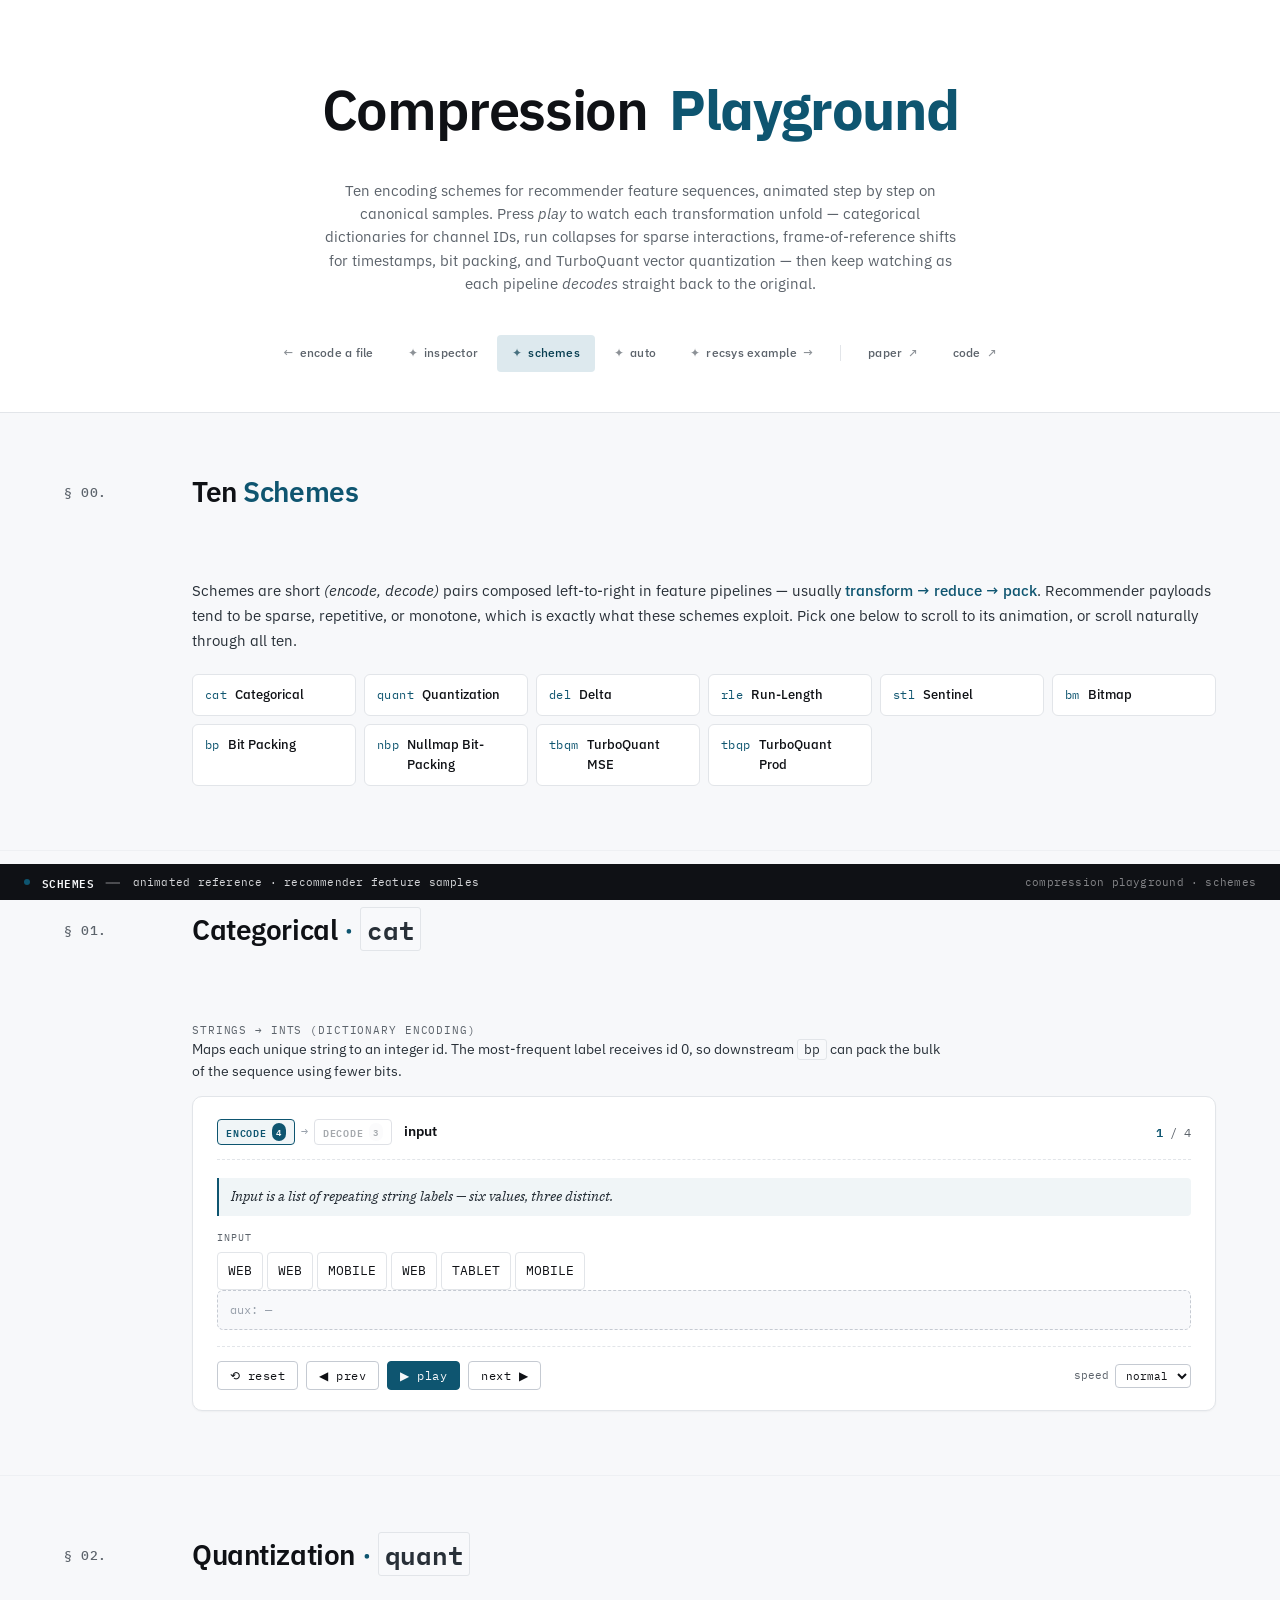
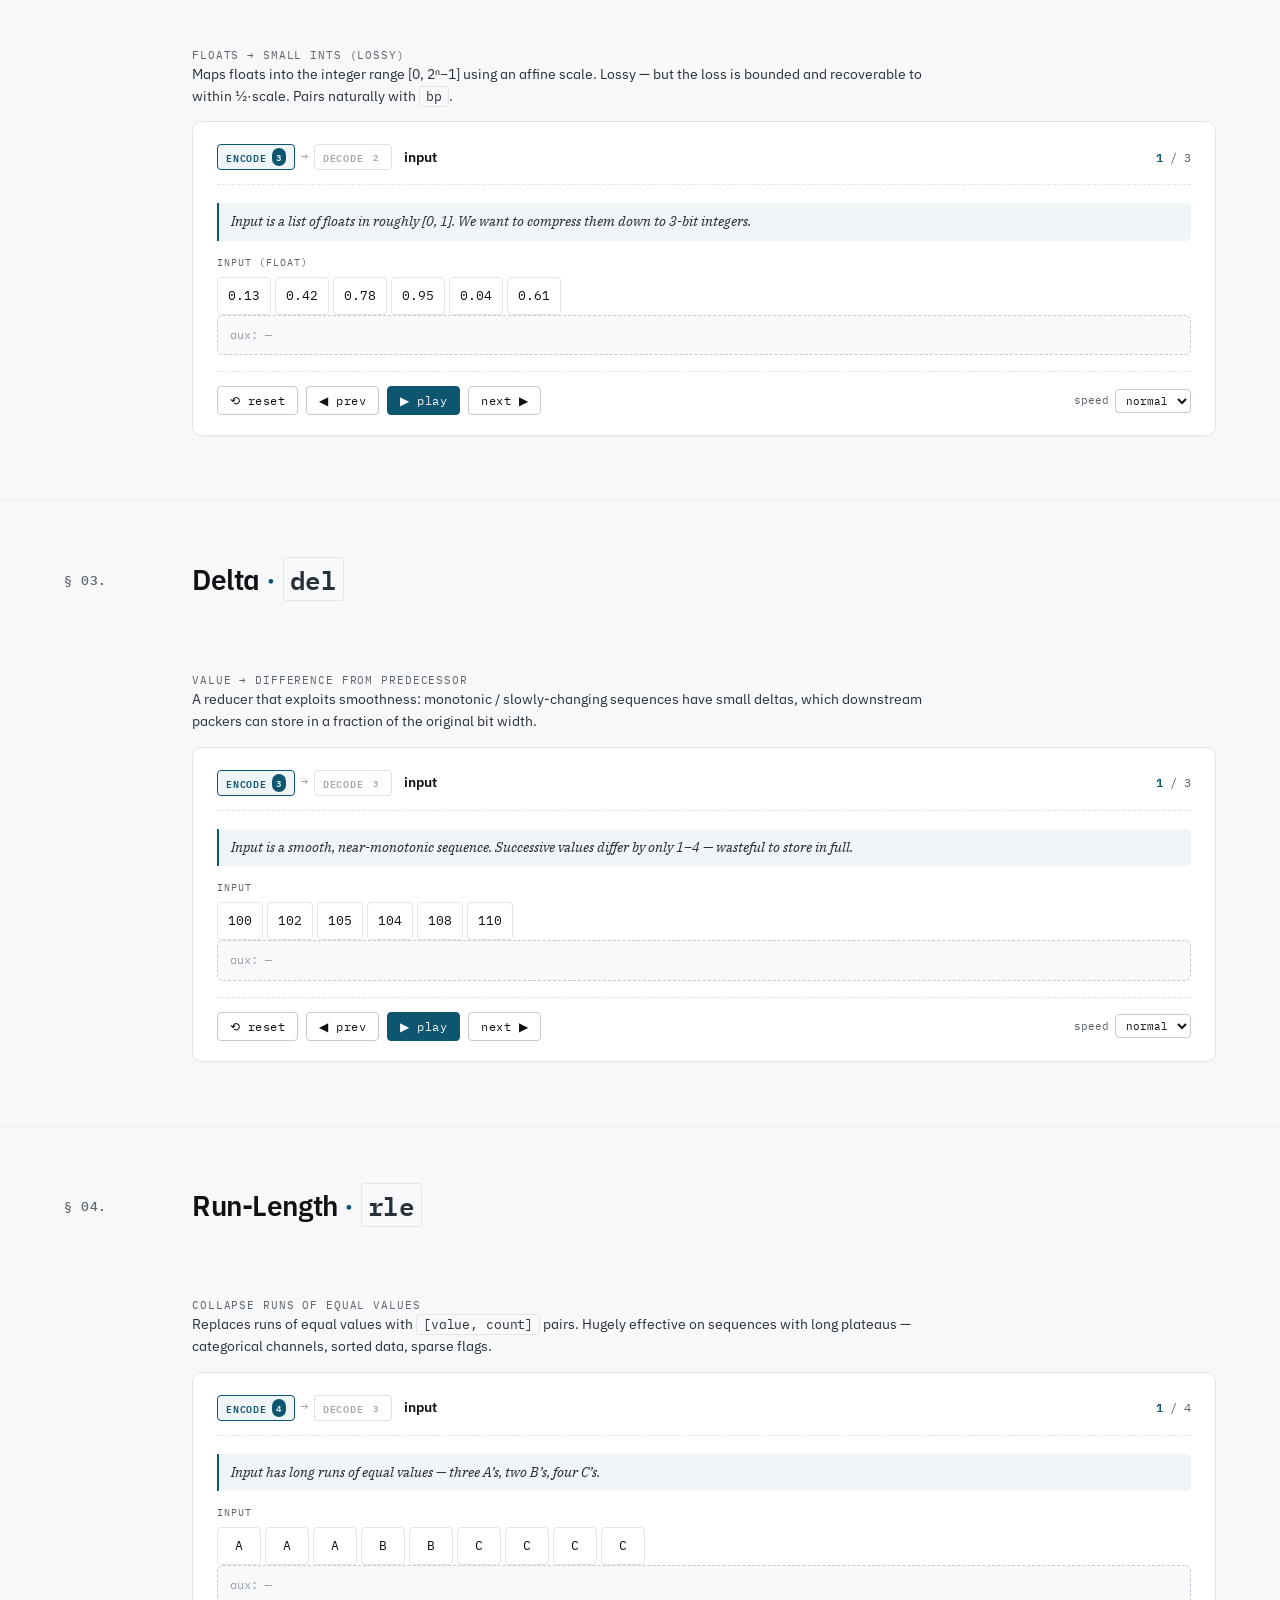
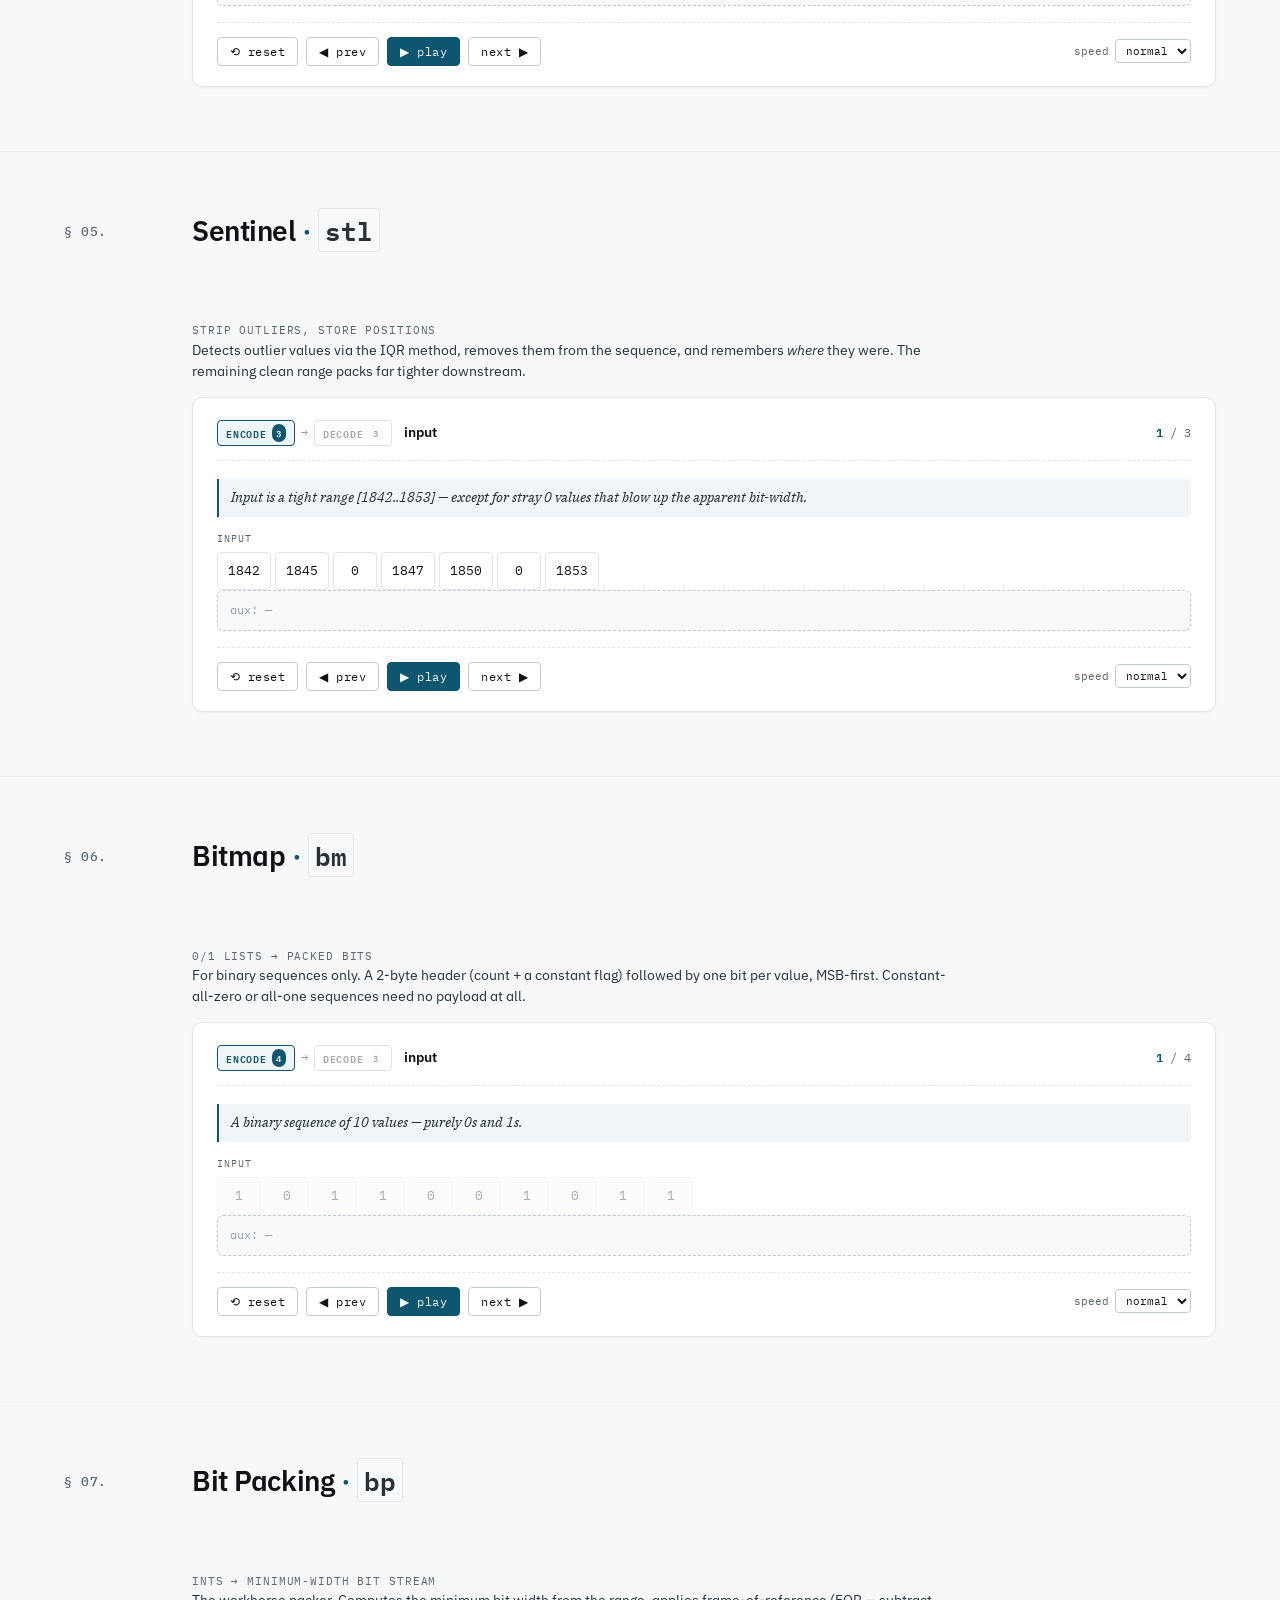
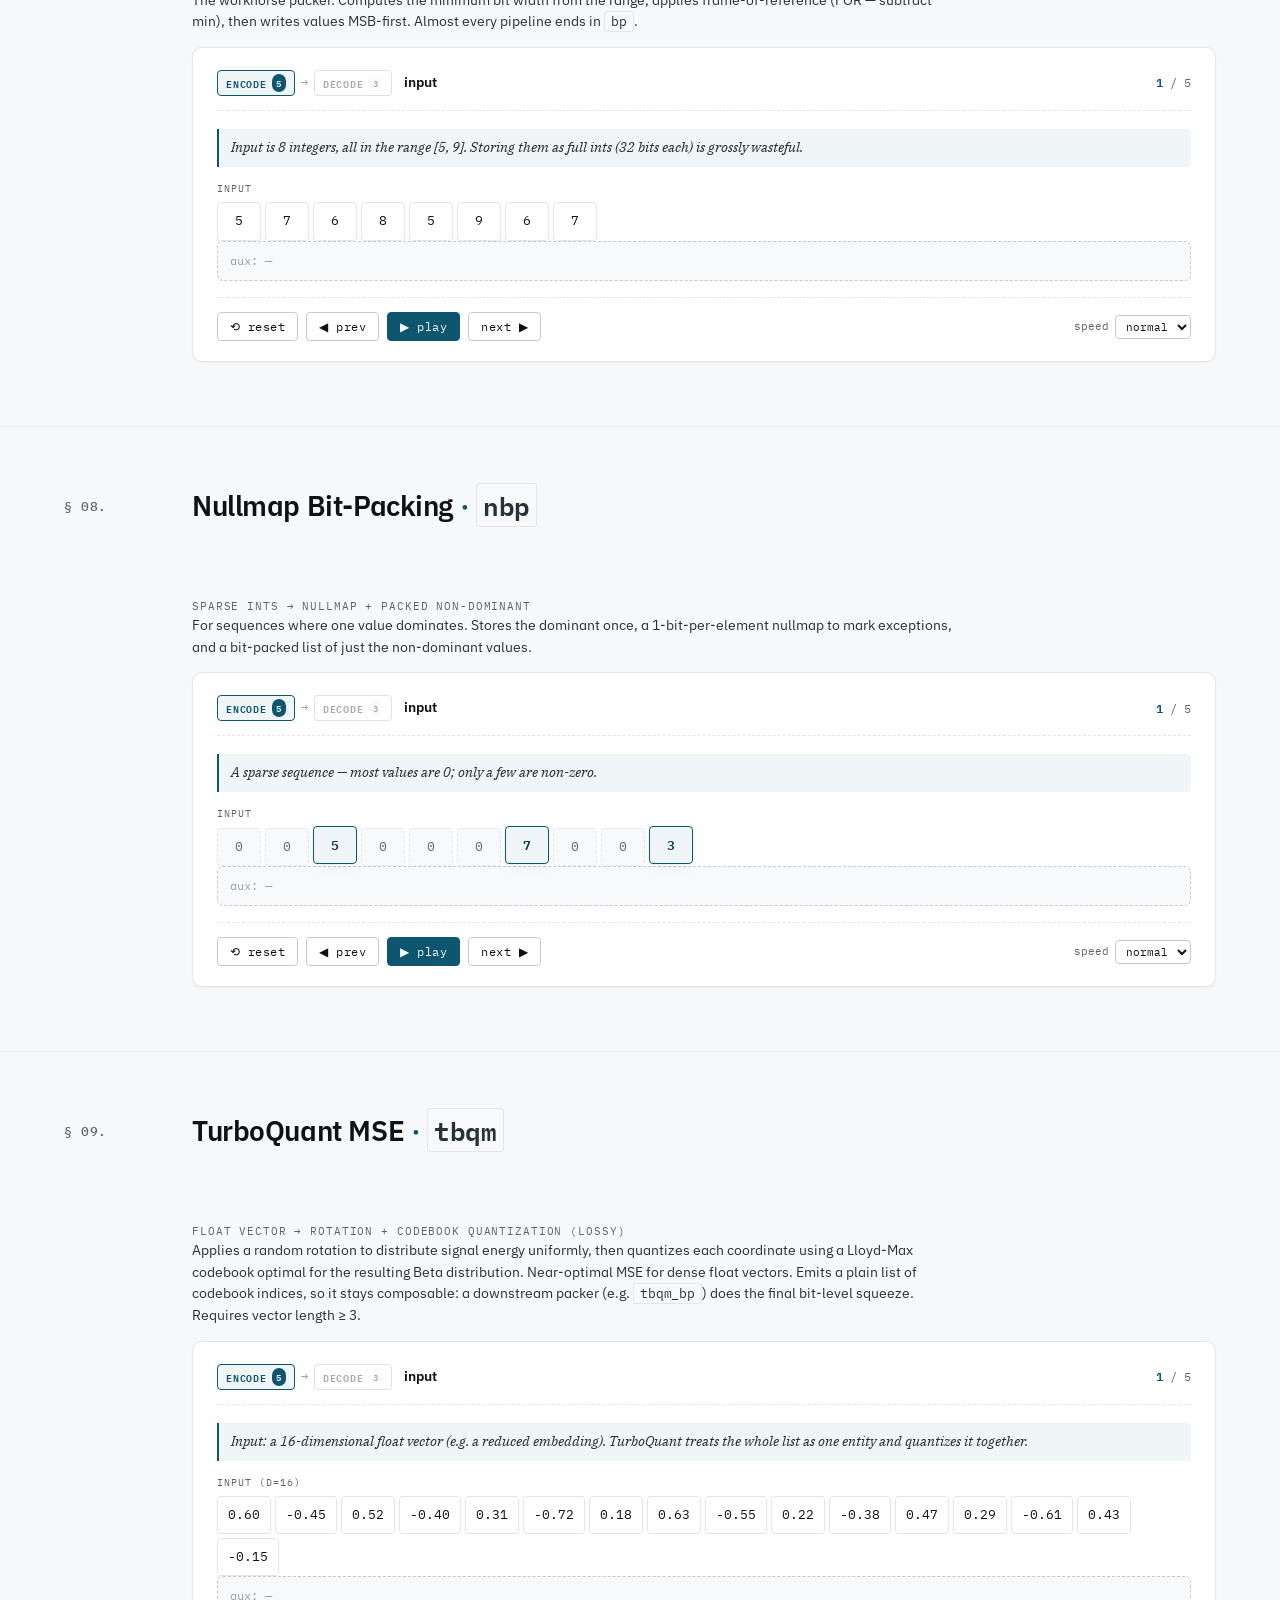
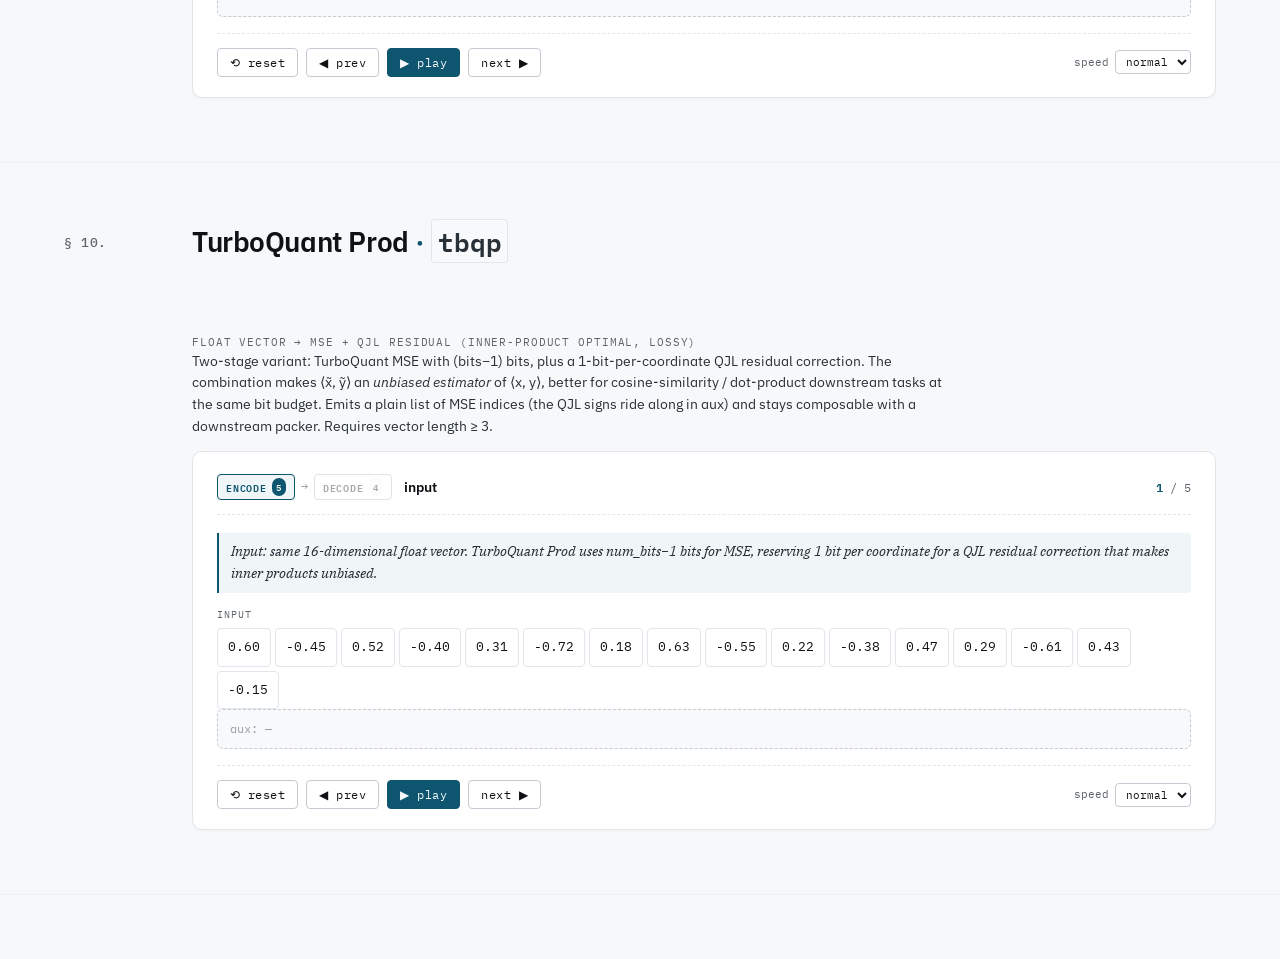
<file: web/schemes.html>
<!DOCTYPE html>
<html lang="en">
<head>
<meta charset="UTF-8">
<meta name="viewport" content="width=device-width, initial-scale=1.0">
<title>Compression Playground · Schemes</title>
<link rel="preconnect" href="https://fonts.googleapis.com">
<link rel="preconnect" href="https://fonts.gstatic.com" crossorigin>
<link href="https://fonts.googleapis.com/css2?family=IBM+Plex+Mono:wght@400;500;600&family=IBM+Plex+Sans:wght@400;500;600;700&family=IBM+Plex+Serif:ital,wght@0,400;0,500;1,400&display=swap" rel="stylesheet">
<link rel="stylesheet" href="styles.css">
<link rel="stylesheet" href="schemes.css">
</head>
<body>

<div class="grain" aria-hidden="true"></div>

<!-- ─────────────────  MASTHEAD  ───────────────── -->
<header class="masthead">
  <h1 class="title">
    <span class="title-roman">Compression</span>
    <span class="title-italic">Playground</span>
  </h1>

  <p class="masthead-tagline">
    Ten encoding schemes for recommender feature sequences, animated step by
    step on canonical samples. Press <em>play</em> to watch each transformation
    unfold — categorical dictionaries for channel IDs, run collapses for sparse
    interactions, frame-of-reference shifts for timestamps, bit packing, and
    TurboQuant vector quantization — then keep watching as each pipeline
    <em>decodes</em> straight back to the original.
  </p>

  <nav class="masthead-nav">
    <a href="/" class="nav-link">
      <span class="nav-arrow">←</span> encode a file
    </a>
    <a href="/inspector.html" class="nav-link">
      <span class="nav-glyph">✦</span> inspector
    </a>
    <span class="nav-current">
      <span class="nav-glyph">✦</span> schemes
    </span>
    <a href="/auto-encoding.html" class="nav-link">
      <span class="nav-glyph">✦</span> auto
    </a>
    <a href="/recsys-use-case.html" class="nav-link">
      <span class="nav-glyph">✦</span> recsys example <span class="nav-arrow">→</span>
    </a>
    <span class="nav-sep" aria-hidden="true"></span>
    <a href="https://dl.acm.org/doi/epdf/10.1145/3773078.3841279" class="nav-link nav-external" target="_blank" rel="noopener noreferrer">
      paper <span class="nav-arrow">↗</span>
    </a>
    <a href="https://github.com/CapitalOne-Research/sequence-compression" class="nav-link nav-external" target="_blank" rel="noopener noreferrer">
      code <span class="nav-arrow">↗</span>
    </a>
  </nav>

  <div class="hot-rule"></div>
</header>


<!-- ─────────────────  INDEX  ───────────────── -->
<section class="section">
  <div class="section-num">§ 00.</div>
  <h2 class="section-title">Ten <em>Schemes</em></h2>
  <div class="section-body">
    <p class="lede">
      Schemes are short <em>(encode, decode)</em> pairs composed left-to-right
      in feature pipelines &mdash; usually <span class="hot-italic">transform &rarr; reduce
      &rarr; pack</span>. Recommender payloads tend to be sparse, repetitive, or
      monotone, which is exactly what these schemes exploit. Pick one below to
      scroll to its animation, or scroll naturally through all ten.
    </p>
    <div class="sch-index" id="schIndex"></div>
  </div>
</section>


<!-- ─────────────────  THE TEN SCHEMES  ───────────────── -->
<div id="schemeSections"></div>


<!-- ─────────────────  STATUS BAR  ───────────────── -->
<footer class="status-bar">
  <span class="status-dot" id="statusDot"></span>
  <span id="statusLabel">SCHEMES</span>
  <span class="status-sep">━━</span>
  <span id="statusDetail">animated reference · recommender feature samples</span>
  <span class="status-spacer"></span>
  <span class="status-meta">compression playground · schemes</span>
</footer>

<script src="schemes.js"></script>

</body>
</html>
</file>
<file: web/styles.css>
/* ═════════════════════════════════════════════════════════════════
   COMPRESSION PLAYGROUND · stylesheet
   Refined data-tool aesthetic.
   ─────────────────────────────────────────────────────────────────
   palette : cool ivory · ink · single deep-teal accent
   type    : IBM Plex Sans (body/display) · IBM Plex Mono (data/code)
   spacing : 4-pt scale, 1280-px max content width
   tone    : Stripe Dashboard / Linear / Observable
   ═════════════════════════════════════════════════════════════════ */

:root {
  /* surface */
  --bg:             #F7F8FA;
  --bg-elev:        #F1F3F5;
  --surface:        #FFFFFF;
  --surface-alt:    #F8F9FB;
  --surface-tint:   #FBFCFD;

  /* lines */
  --border:         #E2E5E9;
  --border-strong:  #C5CAD2;
  --border-emphasis:#0F1115;
  --rule:           #EEF0F3;

  /* text */
  --ink:            #0F1115;
  --ink-soft:       #283038;
  --muted:          #5C636B;
  --soft:           #98A0AB;
  --on-dark:        #F7F8FA;

  /* single signature accent — deep teal */
  --accent:         #0E5570;
  --accent-strong:  #083E51;
  --accent-soft:    #DDE9EE;
  --accent-tint:    #F0F5F7;
  --accent-glow:    rgba(14, 85, 112, 0.12);

  /* data semantic */
  --pos:            #0F6E40;
  --pos-soft:       #DDF1E5;
  --neg:            #A31E1A;
  --neg-soft:       #F4DEDD;
  --warn:           #92580B;
  --warn-soft:      #F7E8CB;

  /* shadows */
  --shadow-1:       0 1px 2px rgba(15, 17, 21, 0.04);
  --shadow-2:       0 1px 3px rgba(15, 17, 21, 0.05), 0 4px 12px rgba(15, 17, 21, 0.04);
  --shadow-3:       0 2px 6px rgba(15, 17, 21, 0.06), 0 12px 24px rgba(15, 17, 21, 0.06);

  /* radii */
  --r-sm:           4px;
  --r-md:           6px;
  --r-lg:           10px;

  /* timing */
  --t-fast:         120ms;
  --t-base:         180ms;
  --t-slow:         320ms;
  --ease:           cubic-bezier(0.4, 0, 0.1, 1);
}


/* ─── reset / base ──────────────────────────────────────────────── */

*, *::before, *::after { box-sizing: border-box; }

html, body {
  margin: 0;
  padding: 0;
  background: var(--bg);
  color: var(--ink);
  font-family: 'IBM Plex Sans', -apple-system, BlinkMacSystemFont, sans-serif;
  font-size: 14px;
  line-height: 1.55;
  font-feature-settings: 'ss01', 'tnum';
  -webkit-font-smoothing: antialiased;
  -moz-osx-font-smoothing: grayscale;
  text-rendering: optimizeLegibility;
}

body {
  padding-bottom: 64px;
  position: relative;
  overflow-x: hidden;
  background-image:
    radial-gradient(ellipse 1200px 600px at 50% -200px, rgba(14, 85, 112, 0.04), transparent 70%);
}

::selection { background: var(--accent); color: var(--on-dark); }

/* the grain overlay we inherited — neutralised, no longer paper-grainy */
.grain { display: none; }

/* basic elements */
em, i { font-style: italic; }
strong, b { font-weight: 600; }

a {
  color: var(--accent);
  text-decoration: none;
  border-bottom: 1px solid currentColor;
  transition: color var(--t-base) var(--ease);
}
a:hover { color: var(--accent-strong); }

code {
  font-family: 'IBM Plex Mono', ui-monospace, 'SF Mono', Menlo, monospace;
  font-size: 0.92em;
  background: var(--surface-alt);
  border: 1px solid var(--border);
  padding: 1px 6px;
  border-radius: 3px;
  color: var(--ink-soft);
  letter-spacing: -0.01em;
}

hr { border: none; border-top: 1px solid var(--border); }

/* hide elements */
.hidden { display: none !important; }


/* ─── corner nav ────────────────────────────────────────────────── */

/* ─── masthead ──────────────────────────────────────────────────── */

.masthead {
  position: relative;
  padding: 80px 64px 40px;
  border-bottom: 1px solid var(--border);
  display: grid;
  grid-template-columns: 1fr;
  gap: 16px 32px;
  align-items: end;
  background: var(--surface);
}

.masthead-meta-l, .masthead-meta-r {
  font-family: 'IBM Plex Mono', monospace;
  font-size: 11px;
  letter-spacing: 0.04em;
  color: var(--muted);
  display: flex;
  gap: 10px;
  align-items: center;
  padding-bottom: 18px;
}
.masthead-meta-r { justify-content: flex-end; }

.dot { color: var(--soft); user-select: none; }

.title {
  margin: 0 auto;
  font-family: 'IBM Plex Sans', sans-serif;
  font-weight: 600;
  font-size: 56px;
  line-height: 1.05;
  letter-spacing: -0.025em;
  text-align: center;
  white-space: nowrap;
  color: var(--ink);
}
.title-roman { font-style: normal; }
.title-italic {
  font-weight: 700;
  color: var(--accent);
  margin-left: 0.18em;
  position: relative;
}

.masthead-tagline {
  grid-column: 1 / -1;
  text-align: center;
  font-size: 15px;
  line-height: 1.55;
  color: var(--muted);
  max-width: 640px;
  margin: 24px auto 0;
}

.masthead-nav {
  grid-column: 1 / -1;
  display: flex;
  flex-wrap: wrap;
  justify-content: center;
  align-items: center;
  gap: 4px;
  margin-top: 24px;
  font-family: 'IBM Plex Sans', sans-serif;
  font-size: 12px;
  letter-spacing: 0.02em;
}
.nav-link, .nav-current {
  display: inline-flex;
  align-items: center;
  gap: 6px;
  padding: 8px 14px;
  border-radius: var(--r-sm);
  font-weight: 500;
  border-bottom: none;
}
.nav-link {
  color: var(--muted);
  background: transparent;
  border: 1px solid transparent;
  transition: all var(--t-base) var(--ease);
}
.nav-link:hover {
  color: var(--ink);
  background: var(--bg-elev);
  border-color: var(--border);
}
.nav-current {
  background: var(--accent-soft);
  color: var(--accent-strong);
  border: 1px solid transparent;
}
.nav-sep {
  width: 1px;
  height: 16px;
  margin: 0 8px;
  background: var(--border);
}
.nav-arrow, .nav-glyph {
  font-size: 12px;
  opacity: 0.7;
}

.hot-rule {
  display: none;
}

/* keep .seal hidden if any HTML still references it */
.seal { display: none; }


/* ─── sections ──────────────────────────────────────────────────── */

.section {
  position: relative;
  max-width: 1320px;
  margin: 0 auto;
  padding: 64px 64px;
  display: grid;
  grid-template-columns: 88px 1fr;
  gap: 40px;
  border-bottom: 1px solid var(--rule);
  background: var(--bg);
}

.section:not(.hidden) { animation: section-rise 380ms var(--ease); }

@keyframes section-rise {
  from { opacity: 0; transform: translateY(6px); }
  to   { opacity: 1; transform: translateY(0); }
}

.section-num {
  font-family: 'IBM Plex Mono', monospace;
  font-size: 13px;
  font-weight: 500;
  letter-spacing: 0.04em;
  color: var(--muted);
  padding-top: 6px;
  font-feature-settings: 'tnum';
}

.section-title {
  grid-column: 2;
  margin: 0 0 32px;
  font-family: 'IBM Plex Sans', sans-serif;
  font-weight: 600;
  font-size: 28px;
  line-height: 1.1;
  letter-spacing: -0.015em;
  color: var(--ink);
}
.section-title em {
  font-style: normal;
  color: var(--accent);
  font-weight: 600;
}

.section-body { grid-column: 2; }


/* ─── §01 intake ────────────────────────────────────────────────── */

.intake-grid {
  display: grid;
  grid-template-columns: 1fr 1.1fr;
  gap: 48px;
  align-items: start;
}

.intake-copy { font-size: 14px; line-height: 1.65; color: var(--ink-soft); }

.lede {
  margin: 0 0 20px;
  font-size: 15px;
  line-height: 1.65;
  color: var(--ink-soft);
}

.legend {
  list-style: none;
  margin: 0 0 20px;
  padding: 0;
  display: flex;
  flex-wrap: wrap;
  gap: 8px;
  font-size: 12px;
}
.legend li {
  display: inline-flex;
  align-items: center;
  gap: 8px;
  padding: 4px 10px 4px 4px;
  border: 1px solid var(--border);
  border-radius: 999px;
  background: var(--surface);
  color: var(--muted);
}
.legend .key {
  background: var(--ink);
  color: var(--on-dark);
  padding: 2px 8px;
  font-size: 10px;
  font-family: 'IBM Plex Mono', monospace;
  font-weight: 500;
  letter-spacing: 0.02em;
  border-radius: 999px;
}

.footnote {
  font-size: 12px;
  color: var(--muted);
  margin: 16px 0 0;
  padding-top: 16px;
  border-top: 1px dashed var(--border);
  line-height: 1.55;
}
.footnote .ref {
  color: var(--accent);
  font-weight: 600;
  margin-right: 4px;
}

/* drop zone */
.intake-drop {
  position: relative;
  display: block;
  padding: 64px 32px;
  background: var(--surface);
  border: 1.5px dashed var(--border-strong);
  border-radius: var(--r-md);
  cursor: pointer;
  text-align: center;
  transition: all var(--t-base) var(--ease);
  user-select: none;
  overflow: hidden;
}

.intake-drop:hover {
  border-color: var(--accent);
  background: var(--accent-tint);
}

.intake-drop.hover {
  border-color: var(--accent);
  background: var(--accent-soft);
  border-style: solid;
}

.drop-corner { display: none; }

.drop-content {
  position: relative;
  z-index: 1;
}

.drop-glyph {
  font-family: 'IBM Plex Sans', sans-serif;
  font-size: 36px;
  line-height: 1;
  font-weight: 400;
  color: var(--accent);
  margin-bottom: 16px;
}

.drop-label {
  font-size: 13px;
  font-weight: 600;
  letter-spacing: 0.02em;
  margin: 0;
  color: var(--ink);
}

.drop-divider {
  height: 1px;
  width: 32px;
  background: var(--border);
  margin: 12px auto;
}

.drop-sub {
  font-size: 12px;
  color: var(--muted);
  letter-spacing: 0;
}

.drop-formats {
  margin-top: 16px;
  font-family: 'IBM Plex Mono', monospace;
  font-size: 11px;
  color: var(--muted);
  display: flex;
  justify-content: center;
  gap: 8px;
}


/* ─── §02 schema inspection ─────────────────────────────────────── */

.schema-stats {
  display: grid;
  grid-template-columns: 2fr 1fr 1fr 1.4fr;
  gap: 1px;
  background: var(--border);
  border: 1px solid var(--border);
  border-radius: var(--r-md);
  margin-bottom: 32px;
  overflow: hidden;
}

.stat {
  background: var(--surface);
  padding: 18px 20px;
}
.stat-label {
  font-family: 'IBM Plex Mono', monospace;
  font-size: 11px;
  letter-spacing: 0.04em;
  text-transform: uppercase;
  color: var(--muted);
  margin-bottom: 6px;
}
.stat-value {
  font-family: 'IBM Plex Sans', sans-serif;
  font-weight: 600;
  font-size: 28px;
  line-height: 1.1;
  letter-spacing: -0.015em;
  color: var(--ink);
  font-feature-settings: 'tnum';
  font-variant-numeric: tabular-nums;
}
.stat-value.mono {
  font-family: 'IBM Plex Mono', monospace;
  font-weight: 500;
  font-size: 16px;
  letter-spacing: 0;
  word-break: break-all;
}

/* schema table */
.schema-table-scroll {
  max-height: 480px;
  overflow-y: auto;
  border: 1px solid var(--border);
  border-radius: var(--r-md);
  background: var(--surface);
}
.schema-table {
  width: 100%;
  border-collapse: collapse;
  font-size: 13px;
  background: var(--surface);
  border: 1px solid var(--border);
  border-radius: var(--r-md);
  overflow: hidden;
}

.schema-table thead th {
  text-align: left;
  font-family: 'IBM Plex Mono', monospace;
  font-size: 11px;
  letter-spacing: 0.04em;
  text-transform: uppercase;
  font-weight: 500;
  color: var(--muted);
  padding: 12px 16px;
  background: var(--surface-alt);
  border-bottom: 1px solid var(--border);
  position: sticky;
  top: 0;
}
.schema-table th.ta-r, .schema-table td.ta-r { text-align: right; }

.schema-table tbody td {
  padding: 12px 16px;
  border-bottom: 1px solid var(--rule);
  vertical-align: middle;
  transition: background var(--t-fast) var(--ease);
}
.schema-table tbody tr:last-child td { border-bottom: none; }
.schema-table tbody tr:hover td { background: var(--surface-alt); }

.col-num {
  font-family: 'IBM Plex Mono', monospace;
  color: var(--soft);
  font-size: 12px;
  width: 36px;
  font-weight: 500;
}
.col-name {
  font-weight: 500;
  color: var(--ink);
  font-family: 'IBM Plex Mono', monospace;
  font-size: 12.5px;
}

.col-type-badge {
  display: inline-block;
  padding: 2px 8px;
  font-family: 'IBM Plex Mono', monospace;
  font-size: 11px;
  font-weight: 500;
  letter-spacing: 0;
  border: 1px solid var(--border);
  border-radius: 3px;
  color: var(--ink-soft);
  background: var(--surface-alt);
}
.col-type-badge.string   { color: var(--accent); border-color: var(--accent-soft); background: var(--accent-tint); }
.col-type-badge.int      { color: var(--ink-soft); }
.col-type-badge.float    { color: var(--ink-soft); }
.col-type-badge.binary   { color: var(--warn); border-color: var(--warn-soft); background: var(--warn-soft); }
.col-type-badge.datetime { color: var(--accent); border-color: var(--accent-soft); background: var(--accent-tint); }
.col-type-badge.bool     { color: var(--warn); border-color: var(--warn-soft); background: var(--warn-soft); }
.col-type-badge.empty    { color: var(--soft); }

.col-card {
  font-variant-numeric: tabular-nums;
  font-family: 'IBM Plex Mono', monospace;
  font-size: 12px;
  font-weight: 500;
}
.col-card .of {
  color: var(--soft);
  font-size: 11px;
  margin-left: 4px;
  font-weight: 400;
}

.col-sample {
  color: var(--muted);
  font-family: 'IBM Plex Mono', monospace;
  font-size: 11.5px;
  max-width: 320px;
  overflow: hidden;
  text-overflow: ellipsis;
  white-space: nowrap;
}
.col-sample .sep { color: var(--soft); margin: 0 6px; }

.col-bytes {
  font-variant-numeric: tabular-nums;
  font-family: 'IBM Plex Mono', monospace;
  text-align: right;
  font-weight: 500;
  font-size: 12px;
  color: var(--ink);
}


/* ─── §03 pipeline composer ─────────────────────────────────────── */

.pipeline-help {
  font-size: 14px;
  line-height: 1.6;
  color: var(--muted);
  margin: 0 0 24px;
  max-width: 780px;
}
.pipeline-help em {
  color: var(--accent);
  font-style: normal;
  font-weight: 500;
}
.hot-italic {
  color: var(--accent);
  font-weight: 500;
  font-style: normal;
}

.encode-actions {
  display: flex;
  align-items: center;
  gap: 8px;
  padding: 16px 0;
  border-top: 1px solid var(--border);
  border-bottom: 1px solid var(--border);
  margin-bottom: 24px;
}
.action-spacer { flex: 1; }
.action-hint {
  font-size: 12px;
  color: var(--muted);
}
.action-hint code {
  font-size: 11px;
  padding: 1px 5px;
}
.lossy-toggle {
  display: inline-flex;
  align-items: center;
  gap: 6px;
  font-family: 'IBM Plex Mono', monospace;
  font-size: 12px;
  color: var(--muted);
  cursor: pointer;
  user-select: none;
}
.lossy-toggle input[type="checkbox"] {
  accent-color: var(--accent);
  cursor: pointer;
}
.lossy-toggle-hint {
  opacity: 0.65;
}

.btn-primary {
  background: var(--accent);
  color: var(--on-dark);
  border: 1px solid var(--accent);
  padding: 9px 18px;
  font-family: 'IBM Plex Sans', sans-serif;
  font-size: 13px;
  font-weight: 500;
  letter-spacing: 0;
  text-transform: none;
  cursor: pointer;
  border-radius: var(--r-sm);
  transition: all var(--t-base) var(--ease);
  display: inline-flex;
  align-items: center;
  gap: 6px;
  box-shadow: var(--shadow-1);
}
.btn-primary:hover {
  background: var(--accent-strong);
  border-color: var(--accent-strong);
  box-shadow: 0 0 0 4px var(--accent-glow);
}
.btn-primary:active { transform: translateY(1px); }
.btn-arrow {
  font-size: 14px;
  font-weight: 400;
  margin-left: 4px;
  opacity: 0.85;
}

.btn-secondary {
  background: var(--surface);
  border: 1px solid var(--border);
  color: var(--ink);
  padding: 9px 14px;
  font-family: 'IBM Plex Sans', sans-serif;
  font-size: 13px;
  font-weight: 500;
  letter-spacing: 0;
  text-transform: none;
  cursor: pointer;
  border-radius: var(--r-sm);
  transition: all var(--t-base) var(--ease);
}
.btn-secondary:hover {
  background: var(--surface-alt);
  border-color: var(--border-strong);
}
.btn-auto-all {
  border-color: var(--accent-soft);
  color: var(--accent);
  background: var(--accent-tint);
}
.btn-auto-all:hover {
  background: var(--accent-soft);
  border-color: var(--accent);
  color: var(--accent-strong);
}
.btn-auto-all .auto-glyph { color: inherit; }


/* per-column row */
.pipeline-list {
  display: flex;
  flex-direction: column;
  background: var(--surface);
  border: 1px solid var(--border);
  border-radius: var(--r-md);
  max-height: 520px;
  overflow-y: auto;
}

.col-row {
  display: grid;
  grid-template-columns: minmax(0, 240px) minmax(0, 1fr) minmax(0, 200px);
  align-items: center;
  gap: 24px;
  padding: 14px 20px;
  border-bottom: 1px solid var(--rule);
  transition: background var(--t-fast) var(--ease);
}
.col-row > * { min-width: 0; }
.col-row:last-child { border-bottom: none; }
.col-row:hover { background: var(--surface-alt); }

.col-row-name {
  font-family: 'IBM Plex Mono', monospace;
  font-weight: 500;
  font-size: 13px;
  color: var(--ink);
  white-space: nowrap;
  overflow: hidden;
  text-overflow: ellipsis;
}
.col-row-meta {
  font-family: 'IBM Plex Mono', monospace;
  font-size: 11px;
  color: var(--muted);
  margin-top: 3px;
  white-space: nowrap;
  overflow: hidden;
  text-overflow: ellipsis;
}
.col-row-meta .lossy {
  color: var(--warn);
  margin-left: 6px;
  font-weight: 500;
}

/* improper-pipeline warnings — composer (§03) spans the full col-row width;
   inspector (§02) sits below the chip row. Both collapse when empty. */
.pipeline-warnings {
  grid-column: 1 / -1;
  display: flex;
  flex-direction: column;
  gap: 6px;
  margin-top: -6px;
}
.pipeline-warnings:empty { display: none; }

.pg-warnings {
  display: flex;
  flex-direction: column;
  gap: 6px;
  margin-bottom: 12px;
}
.pg-warnings:empty { display: none; }

.pipe-warn {
  display: flex;
  align-items: flex-start;
  gap: 8px;
  font-family: 'IBM Plex Sans', sans-serif;
  font-size: 12px;
  line-height: 1.45;
  padding: 7px 11px;
  border-radius: var(--r-sm);
  border-left: 3px solid;
  animation: chipPop 220ms var(--ease);
}
.pipe-warn .glyph {
  font-family: 'IBM Plex Mono', monospace;
  font-weight: 700;
  flex: none;
}
.pipe-warn .msg { color: var(--ink-soft); }
.pipe-warn.level-error {
  background: var(--neg-soft);
  border-color: var(--neg);
}
.pipe-warn.level-error .glyph { color: var(--neg); }
.pipe-warn.level-warn {
  background: var(--warn-soft);
  border-color: var(--warn);
}
.pipe-warn.level-warn .glyph { color: var(--warn); }

.col-row-pipeline {
  display: flex;
  align-items: center;
  gap: 6px;
  flex-wrap: wrap;
  min-height: 32px;
  min-width: 0;
}

.scheme-chip {
  display: inline-flex;
  align-items: center;
  background: var(--ink);
  color: var(--on-dark);
  font-family: 'IBM Plex Mono', monospace;
  font-size: 12px;
  font-weight: 500;
  letter-spacing: 0;
  padding: 0;
  border: none;
  user-select: none;
  border-radius: var(--r-sm);
  overflow: hidden;
  transition: transform var(--t-fast) var(--ease);
  animation: chipPop 220ms var(--ease);
}
@keyframes chipPop {
  from { opacity: 0; transform: scale(0.92); }
  to   { opacity: 1; transform: scale(1); }
}
.scheme-chip .label { padding: 4px 4px 4px 10px; }
.scheme-chip .x {
  padding: 0 8px;
  cursor: pointer;
  font-size: 14px;
  line-height: 1;
  height: 22px;
  display: inline-flex;
  align-items: center;
  margin-left: 4px;
  transition: background var(--t-fast) var(--ease);
  opacity: 0.7;
}
.scheme-chip .x:hover { background: rgba(255, 255, 255, 0.15); opacity: 1; }

.scheme-chip.auto-chip {
  background: var(--surface);
  color: var(--accent);
  border: 1px solid var(--accent);
  box-shadow: 0 0 0 2px var(--accent-tint);
}
.scheme-chip.auto-chip .label {
  font-weight: 600;
  font-family: 'IBM Plex Sans', sans-serif;
  font-size: 12px;
  display: inline-flex;
  align-items: center;
  gap: 4px;
}
.scheme-chip.auto-chip .x {
  border-left: 1px solid var(--accent-soft);
  color: var(--accent);
  margin-left: 6px;
  height: 24px;
}
.scheme-chip.auto-chip .x:hover { background: var(--accent-soft); color: var(--accent-strong); }
.scheme-chip.auto-chip:hover {}

.pipeline-arrow {
  color: var(--soft);
  font-size: 12px;
  font-family: 'IBM Plex Mono', monospace;
}
.pipeline-empty {
  color: var(--soft);
  font-style: normal;
  font-size: 13px;
}

/* add scheme dropdown */
.add-scheme {
  position: relative;
  display: inline-block;
}
.add-scheme summary {
  list-style: none;
  cursor: pointer;
  border: 1px dashed var(--border-strong);
  padding: 4px 12px;
  font-family: 'IBM Plex Sans', sans-serif;
  font-size: 12px;
  font-weight: 500;
  border-radius: var(--r-sm);
  display: inline-flex;
  align-items: center;
  gap: 4px;
  color: var(--muted);
  transition: all var(--t-base) var(--ease);
}
.add-scheme summary::-webkit-details-marker { display: none; }
.add-scheme summary::before {
  content: "+";
  font-weight: 600;
  font-size: 14px;
  margin-right: 2px;
}
.add-scheme summary:hover {
  background: var(--bg-elev);
  color: var(--ink);
  border-color: var(--ink);
  border-style: solid;
}
.add-scheme[open] summary {
  background: var(--accent);
  color: var(--on-dark);
  border-color: var(--accent);
  border-style: solid;
}

.add-scheme-menu {
  position: fixed;
  background: var(--surface);
  border: 1px solid var(--border);
  z-index: 200;
  min-width: 320px;
  max-height: 400px;
  overflow-y: auto;
  box-shadow: var(--shadow-3);
  border-radius: var(--r-md);
}

.add-scheme-section {
  padding: 8px 14px 6px;
  font-family: 'IBM Plex Mono', monospace;
  font-size: 10px;
  letter-spacing: 0.06em;
  text-transform: uppercase;
  color: var(--muted);
  background: var(--surface-alt);
  border-bottom: 1px solid var(--border);
  font-weight: 500;
}

.add-scheme-item {
  padding: 10px 14px;
  cursor: pointer;
  display: grid;
  grid-template-columns: 80px 1fr;
  gap: 12px;
  align-items: baseline;
  border-bottom: 1px solid var(--rule);
  transition: background var(--t-fast) var(--ease);
}
.add-scheme-item:last-child { border-bottom: none; }
.add-scheme-item .code {
  font-weight: 500;
  font-size: 12px;
  color: var(--ink);
  font-family: 'IBM Plex Mono', monospace;
}
.add-scheme-item .desc {
  font-size: 12px;
  color: var(--muted);
  line-height: 1.4;
}
.add-scheme-item .lossy-tag {
  display: inline-block;
  margin-left: 6px;
  font-family: 'IBM Plex Mono', monospace;
  font-size: 9px;
  letter-spacing: 0.06em;
  color: var(--warn);
  border: 1px solid var(--warn-soft);
  background: var(--warn-soft);
  padding: 0 5px;
  border-radius: 2px;
  text-transform: uppercase;
  font-weight: 500;
}
.add-scheme-item:hover {
  background: var(--accent-tint);
}
.add-scheme-item:hover .code { color: var(--accent-strong); }

.add-scheme-item.auto-item {
  background: linear-gradient(90deg, var(--accent-tint), transparent);
}
.add-scheme-item.auto-item .code {
  font-family: 'IBM Plex Sans', sans-serif;
  font-weight: 600;
  font-size: 13px;
  color: var(--accent);
}
.add-scheme-item.auto-item:hover {
  background: var(--accent-soft);
}

/* recommendation hint */
.col-row-rec {
  font-size: 12px;
  color: var(--muted);
  cursor: pointer;
  transition: color var(--t-base) var(--ease);
  text-align: right;
  line-height: 1.4;
  font-family: 'IBM Plex Sans', sans-serif;
}
.col-row-rec:hover { color: var(--accent); }
.col-row-rec em { font-style: normal; color: var(--soft); font-size: 11px; }
.col-row-rec code {
  display: inline-block;
  margin-top: 2px;
  font-size: 11px;
  font-family: 'IBM Plex Mono', monospace;
  background: transparent;
  border: none;
  padding: 0;
  color: var(--ink);
  font-weight: 500;
}
.col-row-rec .arrow { color: var(--accent); margin-right: 4px; }


/* ─── §04 output / encoded results ──────────────────────────────── */

.output-summary {
  display: grid;
  grid-template-columns: repeat(4, 1fr);
  gap: 1px;
  background: var(--border);
  border: 1px solid var(--border);
  border-radius: var(--r-md);
  margin-bottom: 32px;
  overflow: hidden;
}
.out-block {
  background: var(--surface);
  padding: 18px 20px;
  position: relative;
}
.out-block::before {
  content: "";
  position: absolute;
  top: 0; left: 0; right: 0;
  height: 2px;
  background: transparent;
}
.out-block:nth-child(2)::before { background: var(--ink); }       /* original */
.out-block:nth-child(3)::before { background: var(--accent); }    /* encoded */
.out-block:nth-child(4)::before { background: var(--pos); }       /* saved */

.out-label {
  font-family: 'IBM Plex Mono', monospace;
  font-size: 11px;
  letter-spacing: 0.04em;
  text-transform: uppercase;
  color: var(--muted);
  margin-bottom: 6px;
  font-weight: 500;
}
.out-value {
  font-family: 'IBM Plex Sans', sans-serif;
  font-weight: 600;
  font-size: 32px;
  line-height: 1.05;
  letter-spacing: -0.02em;
  color: var(--ink);
  font-variant-numeric: tabular-nums;
}
.out-value.hot { color: var(--accent); }
.out-value.saved-pos { color: var(--pos); }
.out-value.saved-neg { color: var(--neg); }

.out-sub {
  margin-top: 6px;
  font-family: 'IBM Plex Mono', monospace;
  font-size: 11px;
  color: var(--muted);
  letter-spacing: 0;
}

.wire-shape {
  background: transparent;
  padding: 0;
  border: none;
  font-family: 'IBM Plex Mono', monospace;
  font-size: 11px;
  color: var(--muted);
}
.wire-shape.hot { color: var(--accent); font-weight: 500; }


/* per-column compression bars */
.output-chart { margin-bottom: 32px; }
.chart-header {
  display: flex;
  justify-content: space-between;
  align-items: baseline;
  margin-bottom: 16px;
  padding-bottom: 12px;
  border-bottom: 1px solid var(--border);
}
.chart-title {
  font-family: 'IBM Plex Mono', monospace;
  font-size: 11px;
  letter-spacing: 0.04em;
  text-transform: uppercase;
  font-weight: 500;
  color: var(--muted);
}
.chart-legend {
  font-family: 'IBM Plex Mono', monospace;
  font-size: 11px;
  color: var(--muted);
  display: flex;
  gap: 16px;
}
.legend-swatch {
  display: inline-block;
  width: 12px;
  height: 8px;
  vertical-align: middle;
  margin-right: 4px;
  border-radius: 2px;
}
.legend-swatch.dark { background: var(--border-strong); }
.legend-swatch.hot { background: var(--accent); }

.output-bars {
  display: flex;
  flex-direction: column;
  gap: 4px;
  background: var(--surface);
  border: 1px solid var(--border);
  border-radius: var(--r-md);
  padding: 8px;
  max-height: 480px;
  overflow-y: auto;
}
.bar-row {
  display: grid;
  grid-template-columns: 240px 1fr 80px;
  gap: 16px;
  align-items: center;
  font-size: 13px;
  padding: 8px 12px;
  border-radius: var(--r-sm);
  transition: background var(--t-fast) var(--ease);
}
.bar-row:hover { background: var(--surface-alt); }
.bar-name {
  font-family: 'IBM Plex Mono', monospace;
  font-weight: 500;
  font-size: 12.5px;
  white-space: nowrap;
  overflow: hidden;
  text-overflow: ellipsis;
  color: var(--ink);
}
.bar-scheme {
  display: flex;
  flex-wrap: wrap;
  gap: 4px;
  align-items: center;
}
.bar-scheme .pipe {
  display: inline-block;
  background: var(--ink);
  color: var(--on-dark);
  padding: 2px 8px;
  font-family: 'IBM Plex Mono', monospace;
  font-size: 11px;
  font-weight: 500;
  border-radius: 3px;
}
.bar-scheme .pipe.no {
  background: transparent;
  color: var(--soft);
  border: 1px dashed var(--border);
  padding: 1px 7px;
}
.bar-scheme .pipe-auto {
  background: var(--accent-tint);
  color: var(--accent);
  border: 1px solid var(--accent-soft);
  padding: 1px 7px;
}
.bar-scheme .pipe-auto .auto-glyph { color: var(--accent); }

.bar-track {
  height: 20px;
  background: var(--bg-elev);
  position: relative;
  overflow: hidden;
  border-radius: 3px;
  border: 1px solid var(--border);
}
.bar-orig {
  position: absolute;
  inset: 0;
  background: var(--border-strong);
  width: 100%;
  transition: width 700ms var(--ease);
}
.bar-enc {
  position: absolute;
  top: 0; bottom: 0; left: 0;
  background: var(--accent);
  box-shadow: inset 0 0 0 1px rgba(255, 255, 255, 0.10);
  transition: width 700ms var(--ease);
}
.bar-savings {
  text-align: right;
  font-family: 'IBM Plex Mono', monospace;
  font-variant-numeric: tabular-nums;
  font-weight: 500;
  font-size: 12px;
}
.bar-savings.positive { color: var(--pos); }
.bar-savings.negative { color: var(--neg); }
.bar-savings.zero     { color: var(--muted); }


/* aux key reminders */
.aux-keys {
  display: inline-flex;
  align-items: center;
  gap: 4px;
  margin-left: 4px;
  font-size: 10px;
  letter-spacing: 0.04em;
  color: var(--muted);
  font-family: 'IBM Plex Mono', monospace;
  font-weight: 500;
}
.aux-keys::before {
  content: "aux:";
  color: var(--soft);
  font-size: 10px;
  margin-right: 2px;
  text-transform: lowercase;
  letter-spacing: 0;
}
.aux-key {
  display: inline-block;
  padding: 1px 6px;
  background: var(--accent-tint);
  border: 1px solid var(--accent-soft);
  color: var(--accent);
  font-family: 'IBM Plex Mono', monospace;
  font-size: 10px;
  font-weight: 500;
  border-radius: 2px;
}
.aux-more {
  font-size: 10px;
  color: var(--muted);
  font-family: 'IBM Plex Mono', monospace;
}


/* output wire (json preview) */
.output-wire {
  background: var(--ink);
  color: var(--on-dark);
  padding: 20px 24px;
  margin-top: 24px;
  border-radius: var(--r-md);
  position: relative;
  border: 1px solid var(--ink);
}

.wire-header {
  display: flex;
  justify-content: space-between;
  align-items: center;
  margin-bottom: 16px;
  padding-bottom: 12px;
  border-bottom: 1px solid rgba(247, 248, 250, 0.15);
}
.wire-title {
  font-family: 'IBM Plex Mono', monospace;
  font-size: 11px;
  letter-spacing: 0.04em;
  text-transform: uppercase;
  color: rgba(247, 248, 250, 0.7);
  font-weight: 500;
}
.wire-note {
  margin-left: 12px;
  font-size: 11px;
  letter-spacing: 0.04em;
  color: rgba(247, 248, 250, 0.5);
  text-transform: none;
  font-weight: 400;
}
.wire-note .hot { color: var(--accent); font-weight: 500; }

.wire-actions {
  display: inline-flex;
  align-items: center;
  gap: 10px;
}
.wire-toggle {
  display: inline-flex;
  border: 1px solid rgba(247, 248, 250, 0.25);
  border-radius: var(--r-sm);
  overflow: hidden;
}
.wire-toggle-btn {
  background: transparent;
  border: 0;
  color: rgba(247, 248, 250, 0.6);
  padding: 5px 10px;
  font-family: 'IBM Plex Mono', monospace;
  font-size: 11px;
  cursor: pointer;
  transition: all var(--t-base) var(--ease);
}
.wire-toggle-btn + .wire-toggle-btn { border-left: 1px solid rgba(247, 248, 250, 0.25); }
.wire-toggle-btn:hover { color: var(--on-dark); background: rgba(247, 248, 250, 0.08); }
.wire-toggle-btn.active { background: var(--accent); color: var(--on-dark); }

.btn-tiny {
  background: transparent;
  border: 1px solid rgba(247, 248, 250, 0.25);
  color: rgba(247, 248, 250, 0.85);
  padding: 5px 12px;
  font-family: 'IBM Plex Sans', sans-serif;
  font-size: 11px;
  font-weight: 500;
  letter-spacing: 0;
  text-transform: none;
  cursor: pointer;
  border-radius: var(--r-sm);
  transition: all var(--t-base) var(--ease);
}
.btn-tiny:hover { background: rgba(247, 248, 250, 0.08); color: var(--on-dark); border-color: rgba(247, 248, 250, 0.5); }
.btn-tiny.copied { background: var(--accent); border-color: var(--accent); color: var(--on-dark); }

.wire-pre {
  font-family: 'IBM Plex Mono', monospace;
  font-size: 12px;
  line-height: 1.65;
  white-space: pre-wrap;
  word-break: break-all;
  max-height: 480px;
  overflow: auto;
  margin: 0;
  color: rgba(247, 248, 250, 0.92);
}
.wire-pre .key { color: #9DD3E0; }
.wire-pre .val { color: rgba(247, 248, 250, 0.85); }
.wire-pre .scheme { color: #FFB347; font-weight: 500; }
.wire-pre .aux { color: #6FA8FF; }
.wire-pre .punct { color: rgba(247, 248, 250, 0.4); }


/* ─── §05 distribution ──────────────────────────────────────────── */

.dist-help {
  font-size: 14px;
  line-height: 1.6;
  color: var(--muted);
  margin: 0 0 24px;
  max-width: 780px;
}
.dist-help em { font-style: normal; color: var(--accent); font-weight: 500; }

.dist-layout {
  display: grid;
  grid-template-columns: 280px 1fr;
  gap: 24px;
  align-items: start;
  background: var(--surface);
  border: 1px solid var(--border);
  border-radius: var(--r-md);
  overflow: hidden;
}

.dist-col-panel {
  position: relative;
  border-right: 1px solid var(--border);
  padding: 16px 0;
  max-height: 80vh;
  display: flex;
  flex-direction: column;
  background: var(--surface-alt);
}

.dist-search {
  margin: 0 16px 12px;
}
.dist-search input {
  width: 100%;
  background: var(--surface);
  border: 1px solid var(--border);
  padding: 8px 12px;
  font-family: 'IBM Plex Sans', sans-serif;
  font-size: 13px;
  color: var(--ink);
  border-radius: var(--r-sm);
  outline: none;
  transition: border-color var(--t-base) var(--ease), box-shadow var(--t-base) var(--ease);
}
.dist-search input:focus {
  border-color: var(--accent);
  box-shadow: 0 0 0 3px var(--accent-glow);
}
.dist-search input::placeholder {
  color: var(--soft);
  font-style: normal;
}

.dist-col-list {
  display: flex;
  flex-direction: column;
  overflow-y: auto;
  flex: 1;
  scrollbar-width: thin;
  padding: 0 8px;
}

.dist-col-item {
  display: grid;
  grid-template-columns: auto 1fr auto;
  align-items: center;
  gap: 8px;
  padding: 8px 12px;
  border: none;
  background: transparent;
  font-family: 'IBM Plex Mono', monospace;
  font-size: 12px;
  color: var(--ink);
  text-align: left;
  cursor: pointer;
  border-radius: var(--r-sm);
  margin-bottom: 1px;
  transition: background var(--t-fast) var(--ease);
}
.dist-col-item:hover { background: var(--surface); }
.dist-col-item.selected {
  background: var(--accent);
  color: var(--on-dark);
}
.dist-col-item.selected .dist-col-distinct,
.dist-col-item.selected .dist-col-count,
.dist-col-item.selected .dist-col-skip { color: rgba(247, 248, 250, 0.75); border-color: rgba(247, 248, 250, 0.25); background: transparent; }

.dist-col-glyph {
  color: var(--accent);
  width: 12px;
  text-align: center;
  font-size: 11px;
}
.dist-col-item:not(.dist-col-all) .dist-col-glyph { display: none; }
.dist-col-item.selected .dist-col-glyph { color: var(--on-dark); }

.dist-col-name {
  white-space: nowrap;
  overflow: hidden;
  text-overflow: ellipsis;
  font-weight: 500;
}
.dist-col-all .dist-col-name {
  font-family: 'IBM Plex Sans', sans-serif;
  font-weight: 600;
  font-size: 13px;
}

.dist-col-distinct {
  font-variant-numeric: tabular-nums;
  font-size: 10px;
  color: var(--muted);
  background: var(--bg-elev);
  padding: 1px 6px;
  font-weight: 500;
  border-radius: 2px;
}

.dist-col-count {
  font-variant-numeric: tabular-nums;
  font-size: 10px;
  color: var(--soft);
  font-weight: 500;
}

.dist-col-skip {
  font-variant-numeric: tabular-nums;
  font-size: 10px;
  color: var(--muted);
  border: 1px dashed var(--border);
  padding: 0 5px;
  margin-left: 4px;
  border-radius: 2px;
}

.dist-col-empty {
  padding: 24px 16px;
  font-size: 13px;
  color: var(--muted);
  text-align: center;
}


/* histogram */
.dist-histogram {
  min-height: 320px;
  padding: 24px 28px;
}
.dist-hist-header {
  display: flex;
  justify-content: space-between;
  align-items: flex-end;
  padding-bottom: 16px;
  border-bottom: 1px solid var(--border);
  margin-bottom: 24px;
  gap: 24px;
}
.dist-hist-eyebrow {
  font-family: 'IBM Plex Mono', monospace;
  font-size: 11px;
  letter-spacing: 0.04em;
  text-transform: uppercase;
  color: var(--muted);
  margin-bottom: 6px;
  font-weight: 500;
}
.dist-hist-title {
  font-family: 'IBM Plex Sans', sans-serif;
  font-weight: 600;
  font-size: 24px;
  line-height: 1.1;
  letter-spacing: -0.015em;
  color: var(--ink);
  word-break: break-all;
}
.dist-hist-meta {
  font-family: 'IBM Plex Mono', monospace;
  font-size: 11.5px;
  color: var(--muted);
  letter-spacing: 0;
  text-align: right;
  flex-shrink: 0;
  font-variant-numeric: tabular-nums;
}

.dist-bars {
  display: flex;
  flex-direction: column;
  gap: 6px;
}
.dist-bar-row {
  display: grid;
  grid-template-columns: 200px 1fr 80px 60px;
  gap: 16px;
  align-items: center;
  font-size: 12px;
  padding: 4px 0;
}

.dist-bar-label {
  font-family: 'IBM Plex Mono', monospace;
  font-weight: 500;
  font-size: 12px;
  white-space: nowrap;
  overflow: hidden;
  text-overflow: ellipsis;
  color: var(--ink);
}
.dist-bar-row.is-none .dist-bar-label {
  color: var(--soft);
  font-style: normal;
}

.dist-bar-track {
  height: 18px;
  background: var(--bg-elev);
  position: relative;
  overflow: hidden;
  border-radius: 3px;
}
.dist-bar-fill {
  position: absolute;
  inset: 0;
  width: 0%;
  background: var(--accent);
  transition: width 700ms var(--ease);
}
.dist-bar-row.is-none .dist-bar-fill {
  background: var(--soft);
  background-image: repeating-linear-gradient(
    -45deg,
    rgba(255,255,255,0.25) 0px, rgba(255,255,255,0.25) 4px,
    transparent 4px, transparent 8px
  );
}

.dist-bar-count {
  text-align: right;
  font-family: 'IBM Plex Mono', monospace;
  font-variant-numeric: tabular-nums;
  font-weight: 500;
  font-size: 12px;
  color: var(--ink);
}
.dist-bar-pct {
  text-align: right;
  font-family: 'IBM Plex Mono', monospace;
  font-size: 12px;
  color: var(--accent);
  font-variant-numeric: tabular-nums;
  font-weight: 500;
}
.dist-bar-row.is-none .dist-bar-pct { color: var(--muted); }


/* hint shown in "All columns" mode */
.dist-hint {
  margin-top: 28px;
  padding: 12px 16px;
  background: var(--accent-tint);
  border-left: 3px solid var(--accent);
  border-radius: 0 var(--r-sm) var(--r-sm) 0;
  font-size: 13px;
  line-height: 1.5;
  color: var(--ink-soft);
}
.dist-hint code {
  font-family: 'IBM Plex Mono', monospace;
  font-size: 11.5px;
  background: var(--surface);
  padding: 1px 6px;
  border: 1px solid var(--border);
  letter-spacing: 0;
  border-radius: 3px;
}


/* encoded entry triple panel */
.wire-triple {
  margin-top: 24px;
  padding-top: 20px;
  border-top: 1px solid var(--border);
}
.wire-triple-head {
  display: flex;
  align-items: baseline;
  gap: 16px;
  flex-wrap: wrap;
  margin-bottom: 16px;
}
.wire-triple-eyebrow {
  font-family: 'IBM Plex Mono', monospace;
  font-size: 11px;
  letter-spacing: 0.04em;
  text-transform: uppercase;
  color: var(--muted);
  font-weight: 500;
}
.wire-triple-title {
  font-family: 'IBM Plex Sans', sans-serif;
  font-weight: 500;
  font-size: 15px;
  letter-spacing: -0.005em;
  color: var(--ink);
  flex: 1;
  min-width: 0;
}
.wire-triple-title code {
  font-family: 'IBM Plex Mono', monospace;
  font-size: 12.5px;
  background: var(--ink);
  color: var(--on-dark);
  padding: 2px 8px;
  font-weight: 500;
  border-radius: 3px;
  border: none;
}
.wire-triple-meta {
  font-family: 'IBM Plex Mono', monospace;
  font-size: 11.5px;
  letter-spacing: 0;
  text-transform: none;
  color: var(--muted);
  font-variant-numeric: tabular-nums;
}

.wire-triple-grid {
  display: grid;
  grid-template-columns: 1.4fr 0.8fr 1.4fr;
  gap: 1px;
  background: var(--border);
  border: 1px solid var(--border);
  border-radius: var(--r-md);
  overflow: hidden;
  align-items: stretch;
}
.wire-triple-cell {
  background: var(--surface);
  border-top: 2px solid transparent;
  padding: 14px 16px;
  display: flex;
  flex-direction: column;
  gap: 8px;
  min-width: 0;
}
.wire-triple-cell:nth-child(1) { border-top-color: var(--ink); }
.wire-triple-cell:nth-child(2) { border-top-color: var(--accent); }
.wire-triple-cell:nth-child(3) { border-top-color: var(--pos); }

.wire-triple-label {
  font-family: 'IBM Plex Mono', monospace;
  font-size: 11px;
  letter-spacing: 0.04em;
  text-transform: uppercase;
  color: var(--muted);
  font-weight: 500;
}
.wire-triple-pre {
  font-family: 'IBM Plex Mono', monospace;
  font-size: 11.5px;
  line-height: 1.6;
  color: var(--ink);
  margin: 0;
  white-space: pre-wrap;
  word-break: break-word;
  max-height: 240px;
  overflow: auto;
  flex: 1;
}
.wire-triple-scheme {
  color: var(--accent);
  font-weight: 600;
  font-size: 13px;
  align-self: center;
}


/* ─── status bar ────────────────────────────────────────────────── */

.status-bar {
  position: fixed;
  bottom: 0;
  left: 0;
  right: 0;
  background: var(--ink);
  color: rgba(247, 248, 250, 0.85);
  padding: 9px 24px;
  font-family: 'IBM Plex Mono', monospace;
  font-size: 11px;
  letter-spacing: 0.02em;
  display: flex;
  align-items: center;
  gap: 12px;
  z-index: 1000;
  border-top: 1px solid var(--ink);
}
.status-dot {
  width: 6px;
  height: 6px;
  background: var(--accent);
  border-radius: 50%;
  animation: pulse 2s var(--ease) infinite;
}
@keyframes pulse {
  0%, 100% { opacity: 1; }
  50%      { opacity: 0.4; }
}

.status-bar #statusLabel {
  font-weight: 600;
  color: var(--on-dark);
  letter-spacing: 0.04em;
}
.status-sep { opacity: 0.3; }
.status-spacer { flex: 1; }

.status-meta {
  color: rgba(247, 248, 250, 0.5);
  font-size: 11px;
  font-family: 'IBM Plex Mono', monospace;
  letter-spacing: 0.02em;
}


/* ─── encode loading bar (inline, not full-screen) ──────────────── */

.encode-loading-inline {
  display: flex;
  align-items: center;
  gap: 20px;
  margin-top: 20px;
  padding: 14px 20px;
  background: var(--surface);
  border: 1px solid var(--border);
  border-radius: var(--r-md);
  animation: fadeIn 180ms var(--ease);
}

.encode-loading-inline.hidden {
  display: none;
}

.encode-loading-inline.leaving {
  animation: fadeOut 220ms var(--ease) forwards;
}

@keyframes fadeIn {
  from { opacity: 0; transform: translateY(-4px); }
  to   { opacity: 1; transform: translateY(0); }
}

@keyframes fadeOut {
  to { opacity: 0; transform: translateY(-4px); }
}

.encode-loading-inline-right {
  flex: 1;
  display: flex;
  flex-direction: column;
  gap: 8px;
  min-width: 0;
}

.encode-loading-label {
  font-family: 'IBM Plex Mono', monospace;
  font-size: 11px;
  letter-spacing: 0.06em;
  text-transform: uppercase;
  font-weight: 600;
  color: var(--accent);
  white-space: nowrap;
}

.encode-loading-track {
  height: 6px;
  background: var(--bg-elev);
  border: 1px solid var(--border);
  border-radius: 999px;
  overflow: hidden;
  position: relative;
}

.encode-loading-fill {
  position: absolute;
  inset: 0;
  width: 0%;
  background: var(--accent);
  border-radius: 999px;
  transition: width 400ms var(--ease);
}

.encode-loading-fill.indeterminate {
  width: 40%;
  animation: indeterminate 1.4s var(--ease) infinite;
}

@keyframes indeterminate {
  0%   { left: -40%; width: 40%; }
  60%  { left: 100%;  width: 40%; }
  100% { left: 100%;  width: 40%; }
}

.encode-loading-detail {
  font-family: 'IBM Plex Mono', monospace;
  font-size: 11px;
  color: var(--soft);
  letter-spacing: 0.02em;
  display: flex;
  gap: 12px;
  align-items: center;
}

.encode-loading-elapsed {
  font-variant-numeric: tabular-nums;
  margin-left: auto;
}


/* ─── toasts ────────────────────────────────────────────────────── */

.toast {
  position: fixed;
  bottom: 64px;
  right: 24px;
  background: var(--ink);
  color: var(--on-dark);
  padding: 12px 18px;
  font-family: 'IBM Plex Sans', sans-serif;
  font-size: 13px;
  font-weight: 500;
  letter-spacing: 0;
  z-index: 999;
  border-left: 3px solid var(--accent);
  border-radius: var(--r-sm);
  box-shadow: var(--shadow-3);
  animation: slideIn 220ms var(--ease);
}
.toast.error { border-left-color: var(--neg); }
@keyframes slideIn {
  from { opacity: 0; transform: translateX(16px); }
  to   { opacity: 1; transform: translateX(0); }
}
.toast.fading { animation: slideOut 220ms var(--ease) forwards; }
@keyframes slideOut {
  to { opacity: 0; transform: translateX(16px); }
}


/* ─── utilities ─────────────────────────────────────────────────── */

.mono { font-family: 'IBM Plex Mono', monospace; }
.muted { color: var(--muted); }
.hot { color: var(--accent); }
.small { font-size: 12px; }

.blink { animation: blink 1.6s ease-in-out infinite; }
@keyframes blink {
  50% { opacity: 0.4; }
}

.auto-glyph {
  color: var(--accent);
  font-style: normal;
  display: inline-block;
  font-weight: 600;
}


/* ─── inspector page (formerly playground) ─────────────────────── */

.pg-intake-grid {
  display: grid;
  grid-template-columns: 1fr 1.2fr;
  gap: 48px;
  align-items: start;
}

.pg-intake-copy { font-size: 14px; line-height: 1.65; color: var(--ink-soft); }

.pg-presets {
  margin-top: 20px;
  display: flex;
  flex-wrap: wrap;
  gap: 6px;
}
.pg-preset-label {
  width: 100%;
  font-family: 'IBM Plex Mono', monospace;
  font-size: 11px;
  letter-spacing: 0.04em;
  text-transform: uppercase;
  color: var(--muted);
  margin-bottom: 6px;
  font-weight: 500;
}
.pg-preset {
  background: var(--surface);
  border: 1px solid var(--border);
  padding: 6px 12px;
  font-family: 'IBM Plex Sans', sans-serif;
  font-size: 12.5px;
  font-weight: 500;
  color: var(--ink-soft);
  cursor: pointer;
  border-radius: var(--r-sm);
  transition: all var(--t-base) var(--ease);
}
.pg-preset:hover {
  background: var(--accent-tint);
  border-color: var(--accent-soft);
  color: var(--accent-strong);
}

.pg-input-panel {
  background: var(--surface);
  border: 1px solid var(--border);
  border-radius: var(--r-md);
  position: relative;
  overflow: hidden;
  transition: border-color var(--t-base) var(--ease), box-shadow var(--t-base) var(--ease);
}
.pg-input-panel:focus-within {
  border-color: var(--accent);
  box-shadow: 0 0 0 3px var(--accent-glow);
}

.pg-input-panel textarea {
  width: 100%;
  background: transparent;
  border: none;
  outline: none;
  resize: vertical;
  padding: 16px 20px;
  font-family: 'IBM Plex Mono', monospace;
  font-size: 13px;
  line-height: 1.65;
  color: var(--ink);
  letter-spacing: 0;
}
.pg-input-panel textarea::placeholder {
  color: var(--soft);
  font-style: normal;
  font-family: 'IBM Plex Mono', monospace;
  font-size: 13px;
}
.pg-input-meta {
  display: flex;
  align-items: center;
  gap: 12px;
  padding: 8px 20px;
  border-top: 1px solid var(--border);
  font-family: 'IBM Plex Mono', monospace;
  font-size: 11px;
  letter-spacing: 0.02em;
  color: var(--muted);
  background: var(--surface-alt);
}


.pg-pipeline-row {
  display: flex;
  align-items: center;
  gap: 8px;
  padding: 16px;
  margin-bottom: 8px;
  flex-wrap: wrap;
  border: 1px solid var(--border);
  border-radius: var(--r-md);
  background: var(--surface);
  min-height: 60px;
}
.pg-pipeline-chips {
  display: flex;
  gap: 6px;
  align-items: center;
  flex-wrap: wrap;
}


/* step stream */
.pg-steps-summary {
  margin-bottom: 24px;
  background: var(--surface);
  border: 1px solid var(--border);
  border-radius: var(--r-md);
  overflow: hidden;
}
.pg-summary-grid {
  display: grid;
  grid-template-columns: 2fr 1fr 1fr;
  gap: 1px;
  background: var(--border);
}
.pg-summary-block {
  background: var(--surface);
  padding: 16px 20px;
}
.pg-summary-block .out-label { margin-bottom: 6px; }
.pg-summary-pipeline {
  font-size: 14px;
  font-weight: 500;
}
.pg-summary-pipeline code {
  font-family: 'IBM Plex Mono', monospace;
  font-size: 13px;
  font-weight: 500;
  background: var(--ink);
  color: var(--on-dark);
  padding: 3px 8px;
  border: none;
  border-radius: 3px;
  letter-spacing: 0;
}
.pg-summary-pipeline .hot {
  color: var(--accent-soft);
}
.pg-summary-num {
  font-family: 'IBM Plex Sans', sans-serif;
  font-weight: 600;
  font-size: 28px;
  line-height: 1.05;
  letter-spacing: -0.015em;
  color: var(--ink);
  font-variant-numeric: tabular-nums;
}
.pg-summary-num.hot { color: var(--pos); }


.pg-steps {
  display: flex;
  flex-direction: column;
}

.pg-step {
  background: var(--surface);
  border: 1px solid var(--border);
  border-radius: var(--r-md);
  padding: 20px 24px;
  position: relative;
  opacity: 0;
  transform: translateY(6px);
  animation: stepIn 380ms var(--ease) forwards;
  box-shadow: var(--shadow-1);
}
.pg-step + .pg-step-arrow + .pg-step,
.pg-step + .pg-step { margin-top: 0; }

@keyframes stepIn {
  from { opacity: 0; transform: translateY(8px); }
  to   { opacity: 1; transform: translateY(0); }
}

.pg-step-arrow {
  font-family: 'IBM Plex Mono', monospace;
  font-size: 16px;
  color: var(--soft);
  text-align: center;
  padding: 8px 0;
  opacity: 0;
  animation: stepIn 240ms var(--ease) forwards;
}

.pg-step-head {
  display: grid;
  grid-template-columns: auto 1fr auto;
  gap: 16px;
  align-items: start;
  padding-bottom: 16px;
  border-bottom: 1px solid var(--rule);
  margin-bottom: 16px;
}
.pg-step-num {
  font-family: 'IBM Plex Mono', monospace;
  font-size: 13px;
  color: var(--muted);
  line-height: 1.4;
  font-weight: 500;
  letter-spacing: 0.02em;
}
.pg-step-title {
  margin: 0;
  font-family: 'IBM Plex Sans', sans-serif;
  font-weight: 600;
  font-size: 18px;
  line-height: 1.2;
  letter-spacing: -0.005em;
  color: var(--ink);
  display: flex;
  align-items: baseline;
  gap: 10px;
}
.pg-step-code {
  font-family: 'IBM Plex Mono', monospace;
  font-size: 12px;
  font-weight: 600;
  background: var(--ink);
  color: var(--on-dark);
  padding: 3px 8px;
  letter-spacing: 0;
  border-radius: 3px;
}
.pg-step-name { font-style: normal; font-weight: 600; }
.pg-step-desc {
  margin: 6px 0 0;
  font-size: 13px;
  line-height: 1.5;
  color: var(--muted);
}
.pg-step-desc code {
  font-size: 11.5px;
}
.pg-step-size {
  text-align: right;
  font-variant-numeric: tabular-nums;
  white-space: nowrap;
}
.pg-step-size-num {
  font-family: 'IBM Plex Sans', sans-serif;
  font-weight: 600;
  font-size: 24px;
  letter-spacing: -0.01em;
  color: var(--ink);
}
.pg-step-size-unit {
  font-family: 'IBM Plex Mono', monospace;
  font-size: 11px;
  color: var(--muted);
  margin-left: 4px;
  font-weight: 500;
}
.pg-step-size-delta {
  display: block;
  margin-top: 3px;
  font-family: 'IBM Plex Mono', monospace;
  font-size: 11px;
  letter-spacing: 0;
  color: var(--muted);
}
.pg-step-size.shrunk .pg-step-size-num { color: var(--pos); }
.pg-step-size.shrunk .pg-step-size-delta { color: var(--pos); font-weight: 500; }
.pg-step-size.grew .pg-step-size-delta { color: var(--neg); }


.pg-step-body {
  display: flex;
  flex-direction: column;
  gap: 14px;
}
.pg-block {
  display: flex;
  flex-direction: column;
  gap: 6px;
}
.pg-block-label {
  font-family: 'IBM Plex Mono', monospace;
  font-size: 11px;
  letter-spacing: 0.04em;
  text-transform: uppercase;
  color: var(--muted);
  font-weight: 500;
}
.pg-block-label .muted {
  font-size: 11px;
  color: var(--soft);
  font-weight: 400;
  text-transform: none;
  letter-spacing: 0;
  margin-left: 8px;
}

.pg-values {
  font-family: 'IBM Plex Mono', monospace;
  font-size: 12px;
  line-height: 1.7;
  background: var(--surface-alt);
  padding: 12px 16px;
  border: 1px solid var(--border);
  border-left: 3px solid var(--ink);
  border-radius: 0 var(--r-sm) var(--r-sm) 0;
  word-break: break-word;
  overflow-x: auto;
  color: var(--ink);
}
/* Cap long per-stage listings (e.g. del over thousands of values) so a
   single stage can't take over the page; the block scrolls instead. */
.pg-values,
.pg-dict,
.pg-delta-list,
.pg-stl,
.pg-aux,
.pg-base64 {
  max-height: 320px;
  overflow-y: auto;
  overscroll-behavior: contain;
}
.pg-stl > *,
.pg-aux > * { flex-shrink: 0; }
.pg-meta {
  font-family: 'IBM Plex Mono', monospace;
  font-size: 11px;
  letter-spacing: 0;
  color: var(--muted);
  font-variant-numeric: tabular-nums;
}

.pg-cells .pg-cell { display: inline; }
.pg-cell-mapped {
  background: var(--accent-tint);
  padding: 1px 4px;
  border-radius: 2px;
  border: 1px solid var(--accent-soft);
}
.pg-cell-more {
  color: var(--soft);
  font-style: normal;
  font-family: 'IBM Plex Mono', monospace;
}

/* cat dictionary */
.pg-dict {
  display: grid;
  grid-template-columns: max-content auto max-content max-content;
  gap: 6px 14px;
  background: var(--surface-alt);
  padding: 12px 16px;
  border: 1px solid var(--border);
  border-left: 3px solid var(--accent);
  border-radius: 0 var(--r-sm) var(--r-sm) 0;
  font-family: 'IBM Plex Mono', monospace;
  font-size: 12px;
  align-items: center;
}
.pg-dict-row { display: contents; }
.pg-dict-key { color: var(--ink); font-weight: 500; }
.pg-dict-arrow { color: var(--soft); font-size: 13px; }
.pg-dict-val {
  color: var(--on-dark);
  background: var(--accent);
  padding: 1px 8px;
  font-weight: 500;
  text-align: center;
  border-radius: 2px;
}
.pg-dict-occ { color: var(--muted); font-size: 11px; }

/* rle runs */
.pg-run-0 { background: var(--accent-tint); padding: 1px 4px; border-radius: 2px; }
.pg-run-1 { background: rgba(15, 110, 64, 0.10); padding: 1px 4px; border-radius: 2px; }
.pg-run-2 { background: var(--accent-soft); padding: 1px 4px; border-radius: 2px; }
.pg-run-3 { background: rgba(15, 110, 64, 0.18); padding: 1px 4px; border-radius: 2px; }
.pg-run-sep { color: var(--soft); }
.pg-pair-v { color: var(--ink); font-weight: 500; }
.pg-pair-n { color: var(--accent); font-weight: 500; }

/* del */
.pg-delta-list {
  display: grid;
  grid-template-columns: max-content max-content max-content;
  gap: 4px 14px;
  background: var(--surface-alt);
  padding: 12px 16px;
  border: 1px solid var(--border);
  border-left: 3px solid var(--pos);
  border-radius: 0 var(--r-sm) var(--r-sm) 0;
  font-family: 'IBM Plex Mono', monospace;
  font-size: 12px;
  align-items: center;
}
.pg-delta-row { display: contents; }
.pg-delta-pair { color: var(--ink-soft); }
.pg-delta-arrow { color: var(--soft); font-size: 13px; }
.pg-delta-val { color: var(--pos); font-weight: 600; font-variant-numeric: tabular-nums; }
.pg-delta-val.neg { color: var(--neg); }

/* aux blocks */
.pg-aux {
  font-family: 'IBM Plex Mono', monospace;
  font-size: 11.5px;
  background: var(--surface-alt);
  padding: 12px 16px;
  border: 1px solid var(--border);
  border-left: 3px solid var(--border-strong);
  border-radius: 0 var(--r-sm) var(--r-sm) 0;
  display: flex;
  flex-direction: column;
  gap: 4px;
}
.pg-aux code {
  background: var(--surface);
  padding: 1px 6px;
  border: 1px solid var(--border);
  font-size: 11px;
  border-radius: 2px;
}
.pg-aux-row .pg-aux-key { color: var(--accent); font-weight: 500; }
.pg-quant-aux div { line-height: 1.6; }

/* — quant information-loss panel — */

.pg-loss-grid {
  display: grid;
  grid-template-columns: repeat(6, 1fr);
  gap: 1px;
  background: var(--border);
  border: 1px solid var(--border);
  border-left: 3px solid var(--warn);
  border-radius: 0 var(--r-sm) var(--r-sm) 0;
  overflow: hidden;
}
.pg-loss-cell {
  background: var(--surface-alt);
  padding: 12px 14px;
  display: flex;
  flex-direction: column;
  gap: 4px;
}
.pg-loss-label {
  font-family: 'IBM Plex Mono', monospace;
  font-size: 10px;
  letter-spacing: 0.06em;
  text-transform: uppercase;
  color: var(--muted);
  font-weight: 500;
}
.pg-loss-val {
  font-family: 'IBM Plex Sans', sans-serif;
  font-weight: 600;
  font-size: 18px;
  line-height: 1.1;
  color: var(--ink);
  font-variant-numeric: tabular-nums;
  letter-spacing: -0.01em;
}
.pg-loss-sub {
  font-size: 10.5px;
  color: var(--soft);
  font-family: 'IBM Plex Sans', sans-serif;
  letter-spacing: 0;
}

.pg-loss-sample {
  margin-top: 8px;
  background: var(--surface-alt);
  border: 1px solid var(--border);
  border-left: 3px solid var(--warn);
  border-radius: 0 var(--r-sm) var(--r-sm) 0;
  padding: 12px 14px;
  font-family: 'IBM Plex Mono', monospace;
  font-size: 11.5px;
  display: grid;
  grid-template-columns: 1fr auto 1fr auto;
  gap: 4px 14px;
  align-items: center;
}
.pg-loss-sample-head {
  display: contents;
  font-size: 10px;
  letter-spacing: 0.06em;
  text-transform: uppercase;
  color: var(--muted);
  font-weight: 500;
}
.pg-loss-sample-head span {
  font-family: 'IBM Plex Mono', monospace;
  font-size: 10px;
  letter-spacing: 0.06em;
  text-transform: uppercase;
  color: var(--muted);
  font-weight: 500;
  padding-bottom: 4px;
  border-bottom: 1px solid var(--rule);
}
.pg-loss-sample-row { display: contents; }
.pg-loss-sample-orig  { color: var(--ink-soft); }
.pg-loss-sample-arrow { color: var(--soft); text-align: center; font-size: 13px; }
.pg-loss-sample-recon { color: var(--accent); font-weight: 500; }
.pg-loss-sample-err   { color: var(--warn); font-weight: 500; text-align: right; font-variant-numeric: tabular-nums; }

@media (max-width: 1100px) {
  .pg-loss-grid { grid-template-columns: repeat(3, 1fr); }
  .pg-loss-sample { grid-template-columns: 1fr auto 1fr auto; gap: 2px 10px; font-size: 10.5px; }
}

/* stl */
.pg-stl {
  font-family: 'IBM Plex Mono', monospace;
  font-size: 11.5px;
  background: var(--surface-alt);
  padding: 12px 16px;
  border: 1px solid var(--border);
  border-left: 3px solid var(--warn);
  border-radius: 0 var(--r-sm) var(--r-sm) 0;
  display: flex;
  flex-direction: column;
  gap: 4px;
}
.pg-stl-row { display: flex; gap: 12px; align-items: baseline; }
.pg-stl-val { color: var(--warn); font-weight: 600; min-width: 60px; }
.pg-stl-arrow { color: var(--soft); }
.pg-stl-pos { color: var(--ink-soft); }

/* bp/bm/nbp */
.pg-bytes {
  display: flex;
  flex-wrap: wrap;
  gap: 3px;
  background: var(--ink);
  padding: 14px;
  border-radius: var(--r-sm);
  border: 1px solid var(--ink);
}
.pg-byte {
  font-family: 'IBM Plex Mono', monospace;
  font-size: 11px;
  letter-spacing: 0.02em;
  padding: 3px 6px;
  background: rgba(247, 248, 250, 0.08);
  color: rgba(247, 248, 250, 0.85);
  cursor: help;
  transition: all var(--t-fast) var(--ease);
  border-radius: 2px;
  font-weight: 500;
}
.pg-byte:hover { background: var(--accent); color: var(--on-dark); }
.pg-byte-header {
  background: var(--accent);
  color: var(--on-dark);
  font-weight: 600;
}
.pg-byte-more {
  color: rgba(247, 248, 250, 0.5);
  font-size: 12px;
  padding: 2px 4px;
}
.pg-base64 {
  font-family: 'IBM Plex Mono', monospace;
  font-size: 12px;
  line-height: 1.65;
  background: var(--surface-alt);
  padding: 12px 16px;
  border: 1px solid var(--border);
  border-left: 3px solid var(--ink);
  border-radius: 0 var(--r-sm) var(--r-sm) 0;
  word-break: break-all;
  color: var(--ink);
}

.pg-step-input { box-shadow: none; border-style: dashed; }
.pg-step-input .pg-step-num { color: var(--muted); }


/* final encoded entry card */
.pg-step.pg-final-triple {
  border: 1px solid var(--accent);
  background: var(--surface);
  position: relative;
  box-shadow: 0 0 0 4px var(--accent-glow), var(--shadow-2);
}
.pg-step.pg-final-triple::before {
  content: "ENTRY";
  position: absolute;
  top: -10px;
  left: 22px;
  background: var(--bg);
  padding: 0 8px;
  font-family: 'IBM Plex Mono', monospace;
  font-size: 10px;
  letter-spacing: 0.06em;
  font-weight: 600;
  color: var(--accent);
}
.pg-final-triple .pg-step-num { color: var(--accent); }
.pg-final-triple .pg-step-name { color: var(--accent); }
.pg-final-triple .auto-glyph { color: var(--accent); margin-right: 4px; }

/* byte allocation strip — legend above, proportional bar below */
.pg-byte-bar {
  display: flex;
  flex-direction: column;
  gap: 8px;
}
.pg-byte-bar-legend {
  display: flex;
  flex-wrap: wrap;
  gap: 8px 18px;
  align-items: center;
}
.pg-byte-bar-item {
  display: inline-flex;
  align-items: baseline;
  gap: 6px;
  font-family: 'IBM Plex Mono', monospace;
  font-size: 11.5px;
  letter-spacing: 0;
  white-space: nowrap;
}
.pg-byte-bar-item .swatch {
  display: inline-block;
  width: 10px;
  height: 10px;
  border-radius: 2px;
  align-self: center;
}
.pg-byte-bar-item .swatch.seg-value     { background: var(--ink); }
.pg-byte-bar-item .swatch.seg-scheme    { background: var(--accent); }
.pg-byte-bar-item .swatch.seg-aux       { background: var(--pos); }
.pg-byte-bar-item .swatch.seg-overhead  {
  background: var(--bg-elev);
  border: 1px solid var(--border-strong);
  background-image: repeating-linear-gradient(
    -45deg,
    transparent 0px, transparent 2px,
    rgba(15, 17, 21, 0.18) 2px, rgba(15, 17, 21, 0.18) 3px
  );
}
.pg-byte-bar-item .label {
  color: var(--muted);
  font-size: 11px;
  text-transform: uppercase;
  letter-spacing: 0.04em;
  font-weight: 500;
}
.pg-byte-bar-item .bytes {
  font-weight: 600;
  color: var(--ink);
  font-variant-numeric: tabular-nums;
}
.pg-byte-bar-item .pct {
  color: var(--soft);
  font-size: 11px;
  font-variant-numeric: tabular-nums;
}

.pg-byte-bar-track {
  display: flex;
  height: 28px;
  background: var(--bg-elev);
  border: 1px solid var(--border);
  overflow: hidden;
  border-radius: var(--r-sm);
}
.pg-byte-bar-seg {
  transition: flex 600ms var(--ease);
  border-right: 1px solid rgba(247, 248, 250, 0.20);
  min-width: 2px;
}
.pg-byte-bar-seg:last-child { border-right: none; }
.pg-byte-bar-seg.seg-value     { background: var(--ink); }
.pg-byte-bar-seg.seg-scheme    { background: var(--accent); }
.pg-byte-bar-seg.seg-aux       { background: var(--pos); }
.pg-byte-bar-seg.seg-overhead  {
  background: var(--bg-elev);
  background-image: repeating-linear-gradient(
    -45deg,
    transparent 0px, transparent 4px,
    rgba(15, 17, 21, 0.10) 4px, rgba(15, 17, 21, 0.10) 5px
  );
}

/* legacy classes kept for any old markup still in flight */
.pg-byte-seg, .pg-byte-seg-label, .pg-byte-seg-bytes { display: none; }

/* payload comparison — uncompressed vs compressed side-by-side */
.pg-payload-compare {
  margin-top: 24px;
  padding-top: 20px;
  border-top: 1px solid var(--border);
}
.pg-payload-compare-head {
  display: flex;
  align-items: baseline;
  gap: 12px;
  margin-bottom: 14px;
}
.pg-payload-compare-title {
  font-family: 'IBM Plex Mono', monospace;
  font-size: 11px;
  font-weight: 600;
  letter-spacing: 0.08em;
  text-transform: uppercase;
  color: var(--ink);
}
.pg-payload-compare-meta {
  font-family: 'IBM Plex Mono', monospace;
  font-size: 11px;
}
.pg-payload-compare-grid {
  display: grid;
  grid-template-columns: 1fr auto 1fr auto;
  gap: 0 16px;
  align-items: start;
}
.pg-payload-compare-cell {
  border: 1px solid var(--border);
  border-radius: var(--r-sm);
  padding: 14px 16px;
  background: var(--bg-elev);
}
.pg-payload-uncompressed {
  border-top: 2px solid var(--border-strong);
}
.pg-payload-compressed {
  border-top: 2px solid var(--accent);
}
.pg-payload-cell-label {
  font-family: 'IBM Plex Mono', monospace;
  font-size: 10px;
  font-weight: 600;
  letter-spacing: 0.06em;
  text-transform: uppercase;
  color: var(--muted);
  display: flex;
  align-items: baseline;
  gap: 8px;
  margin-bottom: 6px;
}
.pg-payload-cell-bytes {
  font-size: 12px;
  font-weight: 700;
  color: var(--ink);
  font-variant-numeric: tabular-nums;
}
.pg-payload-cell-bytes.hot { color: var(--accent); }
.pg-payload-cell-note {
  font-family: 'IBM Plex Mono', monospace;
  font-size: 10.5px;
  margin-bottom: 8px;
}
.pg-payload-compare-arrow {
  align-self: center;
  font-size: 20px;
  color: var(--muted);
  padding-top: 28px;
}
.pg-payload-compare-savings {
  align-self: center;
  text-align: center;
  padding-top: 28px;
  min-width: 90px;
}
.pg-payload-savings-num {
  font-family: 'IBM Plex Mono', monospace;
  font-size: 15px;
  font-weight: 700;
  font-variant-numeric: tabular-nums;
  color: var(--ink);
}
.pg-payload-savings-num.shrunk,
.pg-payload-compare-savings.shrunk .pg-payload-savings-num { color: var(--pos); }
.pg-payload-savings-num.grew,
.pg-payload-compare-savings.grew .pg-payload-savings-num   { color: var(--neg); }
.pg-payload-savings-sub {
  font-family: 'IBM Plex Mono', monospace;
  font-size: 10px;
  letter-spacing: 0.04em;
  text-transform: uppercase;
  margin-top: 3px;
}

@media (max-width: 680px) {
  .pg-payload-compare-grid {
    grid-template-columns: 1fr;
  }
  .pg-payload-compare-arrow { display: none; }
  .pg-payload-compare-savings { padding-top: 0; text-align: left; }
}


/* ─── sample dataset button ─────────────────────────────────────── */

.drop-sample {
  display: flex;
  align-items: center;
  gap: 10px;
  justify-content: center;
  margin-top: 14px;
}

.drop-sample-or {
  font-family: 'IBM Plex Mono', monospace;
  font-size: 11px;
  letter-spacing: 0.04em;
  color: var(--soft);
  text-transform: uppercase;
  flex-shrink: 0;
}

.btn-sample {
  display: inline-flex;
  align-items: center;
  gap: 8px;
  background: var(--surface);
  border: 1px solid var(--border);
  color: var(--ink-soft);
  padding: 6px 14px;
  font-family: 'IBM Plex Sans', sans-serif;
  font-size: 12px;
  font-weight: 500;
  cursor: pointer;
  border-radius: var(--r-sm);
  transition: all var(--t-base) var(--ease);
  white-space: nowrap;
}

.btn-sample:hover {
  background: var(--accent-tint);
  border-color: var(--accent-soft);
  color: var(--accent-strong);
}

.btn-sample:disabled {
  opacity: 0.5;
  cursor: default;
}

.btn-sample-name {
  font-family: 'IBM Plex Mono', monospace;
  font-size: 11px;
  color: var(--muted);
  font-weight: 400;
}

.btn-sample:hover .btn-sample-name {
  color: var(--accent);
}


@media (max-width: 1100px) {
  .masthead { padding: 56px 32px 32px; }
  .title { font-size: 44px; }
  .section { padding: 48px 32px; grid-template-columns: 56px 1fr; gap: 24px; }
  .section-title { font-size: 24px; }
  .intake-grid { grid-template-columns: 1fr; gap: 32px; }
  .pg-intake-grid { grid-template-columns: 1fr; gap: 32px; }
  .schema-stats { grid-template-columns: repeat(2, 1fr); }
  .output-summary { grid-template-columns: repeat(2, 1fr); }
  .pg-summary-grid { grid-template-columns: 1fr; }
  .col-row { grid-template-columns: 1fr; gap: 8px; padding: 16px; }
  .col-row-rec { text-align: left; }
  .bar-row { grid-template-columns: 1fr; gap: 6px; }
  .dist-bar-row { grid-template-columns: 140px 1fr 70px 50px; gap: 10px; }
  .dist-layout { grid-template-columns: 1fr; }
  .dist-col-panel {
    border-right: none;
    border-bottom: 1px solid var(--border);
    max-height: 240px;
  }
  .pg-step-head { grid-template-columns: 1fr; }
  .pg-step-size { text-align: left; }
  .wire-triple-grid { grid-template-columns: 1fr; }
}

@media (max-width: 700px) {
  .masthead { padding: 40px 20px 28px; grid-template-columns: 1fr; }
  .title { font-size: 36px; white-space: normal; }
  .masthead-meta-l, .masthead-meta-r { font-size: 10px; padding-bottom: 0; justify-content: flex-start; }
  .section { padding: 32px 20px; grid-template-columns: 1fr; gap: 16px; }
  .section-num { font-size: 12px; }
  .section-title { font-size: 20px; }
  .schema-stats { grid-template-columns: 1fr; }
  .output-summary { grid-template-columns: 1fr; }
  .out-value { font-size: 26px; }
  .schema-table { font-size: 12px; }
  .schema-table thead th { padding: 10px 8px; }
  .schema-table tbody td { padding: 10px 8px; }
  .add-scheme-menu { min-width: 260px; }
  .status-bar { padding: 6px 12px; font-size: 10px; gap: 6px; }
  .status-meta { display: none; }
}
</file>
<file: web/schemes.css>
/* ═════════════════════════════════════════════════════════════════
   SCHEMES · per-scheme animations
   inherits tokens from styles.css (--accent, --ink, --border, etc.)
   ═════════════════════════════════════════════════════════════════ */

/* index strip of cards linking to each scheme section */
.sch-index {
  display: grid;
  grid-template-columns: repeat(auto-fill, minmax(160px, 1fr));
  gap: 8px;
  margin-top: 18px;
}
.sch-index a {
  display: flex;
  align-items: baseline;
  gap: 8px;
  padding: 10px 12px;
  background: var(--surface);
  border: 1px solid var(--border);
  border-radius: var(--r-md);
  color: var(--ink);
  text-decoration: none;
  border-bottom: 1px solid var(--border);
  transition: border-color var(--t-base) var(--ease),
              transform var(--t-base) var(--ease);
}
.sch-index a:hover {
  border-color: var(--accent);
  transform: translateY(-1px);
  color: var(--ink);
}
.sch-index .ix-code {
  font-family: 'IBM Plex Mono', monospace;
  font-size: 12px;
  color: var(--accent);
  letter-spacing: 0.04em;
}
.sch-index .ix-name {
  font-size: 13px;
  font-weight: 500;
}

/* per-scheme section header bits */
.sch-section .sch-blurb {
  max-width: 760px;
  color: var(--ink-soft);
  margin: 0 0 14px;
}
.sch-section .sch-tagline {
  font-family: 'IBM Plex Mono', monospace;
  font-size: 11px;
  letter-spacing: 0.08em;
  text-transform: uppercase;
  color: var(--muted);
  margin: 4px 0 0;
}

/* stage frame */
.sch-stage {
  background: var(--surface);
  border: 1px solid var(--border);
  border-radius: var(--r-lg);
  padding: 22px 24px 20px;
  box-shadow: var(--shadow-1);
  margin-top: 14px;
}
.sch-stage-head {
  display: flex;
  align-items: center;
  gap: 12px;
  flex-wrap: wrap;
  margin-bottom: 18px;
  border-bottom: 1px dashed var(--border);
  padding-bottom: 14px;
}
.sch-step-label {
  font-family: 'IBM Plex Mono', monospace;
  font-size: 11px;
  letter-spacing: 0.08em;
  color: var(--muted);
  text-transform: uppercase;
}
.sch-step-name {
  font-size: 14px;
  font-weight: 600;
  color: var(--ink);
}
.sch-step-name em {
  color: var(--accent);
  font-style: italic;
}
.sch-step-counter {
  margin-left: auto;
  font-family: 'IBM Plex Mono', monospace;
  font-size: 12px;
  color: var(--muted);
}
.sch-step-counter b {
  color: var(--accent);
  font-weight: 600;
}

/* encode / decode phase indicator — two segments, both always visible so the
   decode walk-back is discoverable before you reach it. Click to jump. */
.sch-phases {
  display: inline-flex;
  align-items: center;
  gap: 6px;
}
.sch-phase-seg {
  display: inline-flex;
  align-items: center;
  gap: 5px;
  font-family: 'IBM Plex Mono', monospace;
  font-size: 10px;
  letter-spacing: 0.08em;
  text-transform: uppercase;
  font-weight: 600;
  padding: 3px 8px;
  border-radius: var(--r-sm);
  border: 1px solid var(--border-strong);
  background: var(--surface);
  color: var(--muted);
  opacity: 0.55;
  cursor: pointer;
  transition: all var(--t-base) var(--ease);
}
.sch-phase-seg:hover { opacity: 1; border-color: var(--muted); }
.sch-phase-seg .seg-count {
  font-size: 9px;
  min-width: 14px;
  text-align: center;
  padding: 1px 4px;
  border-radius: 999px;
  background: var(--surface-alt);
  color: var(--muted);
}
.sch-phase-seg.encode.active {
  opacity: 1;
  border-color: var(--accent);
  color: var(--accent);
  background: var(--accent-tint);
}
.sch-phase-seg.encode.active .seg-count { background: var(--accent); color: var(--on-dark); }
.sch-phase-seg.decode.active {
  opacity: 1;
  border-color: var(--pos);
  color: var(--pos);
  background: var(--pos-soft);
}
.sch-phase-seg.decode.active .seg-count { background: var(--pos); color: var(--on-dark); }
.sch-phase-seg.decode.hint {
  opacity: 1;
  border-color: var(--pos);
  color: var(--pos);
  animation: segPulse 1.1s var(--ease) infinite;
}
@keyframes segPulse {
  0%, 100% { box-shadow: 0 0 0 0 rgba(15, 110, 64, 0.35); }
  50%      { box-shadow: 0 0 0 5px rgba(15, 110, 64, 0); }
}
.sch-phase-arrow {
  color: var(--soft);
  font-size: 12px;
  font-family: 'IBM Plex Mono', monospace;
}

.sch-controls {
  display: flex;
  gap: 8px;
  align-items: center;
  margin-top: 16px;
  padding-top: 14px;
  border-top: 1px dashed var(--border);
}
.sch-btn {
  font-family: 'IBM Plex Mono', monospace;
  font-size: 12px;
  letter-spacing: 0.04em;
  padding: 6px 12px;
  border: 1px solid var(--border-strong);
  background: var(--surface);
  color: var(--ink);
  border-radius: var(--r-sm);
  cursor: pointer;
  transition: all var(--t-fast) var(--ease);
}
.sch-btn:hover { border-color: var(--accent); color: var(--accent); }
.sch-btn:disabled { opacity: 0.4; cursor: not-allowed; }
.sch-btn.primary {
  background: var(--accent);
  border-color: var(--accent);
  color: var(--on-dark);
}
.sch-btn.primary:hover { background: var(--accent-strong); color: var(--on-dark); }
.sch-speed {
  margin-left: auto;
  font-family: 'IBM Plex Mono', monospace;
  font-size: 11px;
  color: var(--muted);
  display: flex;
  align-items: center;
  gap: 6px;
}
.sch-speed select {
  font-family: 'IBM Plex Mono', monospace;
  font-size: 11px;
  border: 1px solid var(--border-strong);
  background: var(--surface);
  color: var(--ink);
  padding: 3px 6px;
  border-radius: var(--r-sm);
}

/* commentary line above canvas */
.sch-commentary {
  font-family: 'IBM Plex Serif', serif;
  font-style: italic;
  color: var(--ink-soft);
  min-height: 1.5em;
  font-size: 14px;
  margin-bottom: 14px;
  padding: 8px 12px;
  background: var(--accent-tint);
  border-left: 2px solid var(--accent);
  border-radius: 0 var(--r-sm) var(--r-sm) 0;
}

/* the animation canvas */
.sch-canvas {
  display: flex;
  flex-direction: column;
  gap: 18px;
  font-family: 'IBM Plex Mono', monospace;
  font-size: 13px;
}

/* horizontal row of cells (values) */
.sch-row {
  display: flex;
  flex-direction: column;
  gap: 6px;
}
.sch-row-label {
  font-family: 'IBM Plex Mono', monospace;
  font-size: 10px;
  letter-spacing: 0.1em;
  text-transform: uppercase;
  color: var(--muted);
}
.sch-cells {
  display: flex;
  gap: 4px;
  flex-wrap: wrap;
}
.sch-cell {
  min-width: 44px;
  padding: 8px 10px;
  text-align: center;
  background: var(--surface);
  border: 1px solid var(--border);
  border-radius: var(--r-sm);
  color: var(--ink);
  font-variant-numeric: tabular-nums;
  transition: all var(--t-slow) var(--ease);
  position: relative;
}
.sch-cell.hl {
  background: var(--accent-tint);
  border-color: var(--accent);
  color: var(--accent-strong);
  font-weight: 600;
  transform: translateY(-2px);
  box-shadow: var(--shadow-2);
}
.sch-cell.dim {
  opacity: 0.35;
  background: var(--surface-alt);
}
.sch-cell.struck {
  text-decoration: line-through;
  opacity: 0.45;
  background: var(--neg-soft);
  border-color: var(--neg);
  color: var(--neg);
}
.sch-cell.added {
  background: var(--pos-soft);
  border-color: var(--pos);
  color: var(--pos);
  font-weight: 600;
  animation: schPop var(--t-slow) var(--ease);
}
.sch-cell.sentinel {
  background: var(--warn-soft);
  border-color: var(--warn);
  color: var(--warn);
  font-weight: 600;
}
.sch-cell.dom {
  background: var(--surface-alt);
  border-style: dashed;
  color: var(--muted);
}
.sch-cell.byte {
  font-size: 11px;
  min-width: 0;
  padding: 6px 6px;
  letter-spacing: 0.04em;
}
.sch-cell sub {
  display: block;
  font-size: 9px;
  color: var(--muted);
  margin-top: 2px;
  letter-spacing: 0.04em;
  text-transform: uppercase;
}
@keyframes schPop {
  0% { transform: scale(0.6); opacity: 0; }
  60% { transform: scale(1.08); opacity: 1; }
  100% { transform: scale(1); }
}

/* dictionary / aux readout block */
.sch-aux {
  display: flex;
  flex-wrap: wrap;
  gap: 8px;
  padding: 10px 12px;
  background: var(--surface-alt);
  border: 1px dashed var(--border-strong);
  border-radius: var(--r-md);
  font-family: 'IBM Plex Mono', monospace;
  font-size: 12px;
  min-height: 2.4em;
  align-items: center;
}
.sch-aux:empty::before {
  content: 'aux: —';
  color: var(--soft);
}
.sch-aux .kv {
  display: inline-flex;
  align-items: center;
  gap: 4px;
  padding: 3px 8px;
  background: var(--surface);
  border: 1px solid var(--border);
  border-radius: var(--r-sm);
  color: var(--ink-soft);
  animation: schFadeIn var(--t-slow) var(--ease);
}
.sch-aux .kv b {
  color: var(--accent);
  font-weight: 600;
}
.sch-aux-defs {
  margin-top: 8px;
  padding: 10px 12px;
  background: var(--surface);
  border: 1px solid var(--border);
  border-left: 2px solid var(--accent);
  border-radius: 0 var(--r-sm) var(--r-sm) 0;
  display: grid;
  grid-template-columns: max-content 1fr;
  column-gap: 14px;
  row-gap: 4px;
  font-size: 12px;
}
.sch-aux-def {
  display: contents;
  font-family: 'IBM Plex Sans', sans-serif;
}
.sch-aux-def b {
  font-family: 'IBM Plex Mono', monospace;
  color: var(--accent);
  font-weight: 600;
  font-size: 11.5px;
  white-space: nowrap;
  align-self: baseline;
}
.sch-aux-def span {
  color: var(--ink-soft);
  line-height: 1.5;
}
.sch-aux-def code {
  font-size: 11px;
  padding: 0 4px;
}
@keyframes schFadeIn {
  from { opacity: 0; transform: translateY(4px); }
  to   { opacity: 1; transform: translateY(0); }
}

/* bit grid for bm / bp / nbp */
.sch-bits {
  display: flex;
  flex-wrap: wrap;
  gap: 2px;
  padding: 10px;
  background: var(--surface-alt);
  border: 1px solid var(--border);
  border-radius: var(--r-md);
}
.sch-bit {
  width: 18px;
  height: 22px;
  display: flex;
  align-items: center;
  justify-content: center;
  font-size: 11px;
  font-family: 'IBM Plex Mono', monospace;
  background: var(--surface);
  border: 1px solid var(--border);
  border-radius: 2px;
  color: var(--muted);
  transition: all var(--t-base) var(--ease);
}
.sch-bit.one {
  background: var(--accent);
  color: var(--on-dark);
  border-color: var(--accent);
}
.sch-bit.zero {
  background: var(--surface);
  color: var(--soft);
}
.sch-bit.header {
  background: var(--warn-soft);
  border-color: var(--warn);
  color: var(--warn);
}
.sch-bit.sep {
  flex-basis: 100%;
  height: 0;
  margin: 4px 0;
  border-top: 1px dashed var(--border);
  background: none;
  border-radius: 0;
}
.sch-bit.group-end { margin-right: 6px; }

/* byte-stream visualisation for bp etc. */
.sch-bytes {
  display: flex;
  flex-wrap: wrap;
  gap: 4px;
  padding: 10px;
  background: var(--ink);
  border-radius: var(--r-md);
  color: var(--on-dark);
}
.sch-byte {
  font-family: 'IBM Plex Mono', monospace;
  font-size: 11px;
  padding: 5px 7px;
  background: rgba(255,255,255,0.06);
  border: 1px solid rgba(255,255,255,0.12);
  border-radius: 3px;
  letter-spacing: 0.04em;
}
.sch-byte.header {
  background: rgba(247, 232, 203, 0.18);
  border-color: var(--warn);
  color: var(--warn-soft);
}
.sch-byte.b64 {
  font-weight: 600;
  background: var(--accent);
  border-color: var(--accent);
  color: var(--on-dark);
}

/* size meter */
.sch-meter {
  display: flex;
  gap: 18px;
  font-family: 'IBM Plex Mono', monospace;
  font-size: 12px;
  color: var(--muted);
  margin-top: 4px;
}
.sch-meter b { color: var(--ink); font-weight: 600; }
.sch-meter .saved { color: var(--pos); }

/* connectors between rows: subtle vertical arrow */
.sch-arrow {
  text-align: center;
  color: var(--soft);
  font-size: 14px;
  line-height: 1;
  margin: -6px 0 -6px;
  user-select: none;
}

/* run-group decoration for rle */
.sch-cell.run {
  border-color: var(--accent);
  box-shadow: inset 0 0 0 2px var(--accent-soft);
}
.sch-cell.run-pair {
  background: var(--accent-tint);
}

/* dim helper for visualizing FOR subtraction */
.sch-cell.shifted::after {
  content: attr(data-orig);
  position: absolute;
  top: -14px;
  left: 0;
  right: 0;
  font-size: 9px;
  color: var(--muted);
  letter-spacing: 0.04em;
}
</file>
